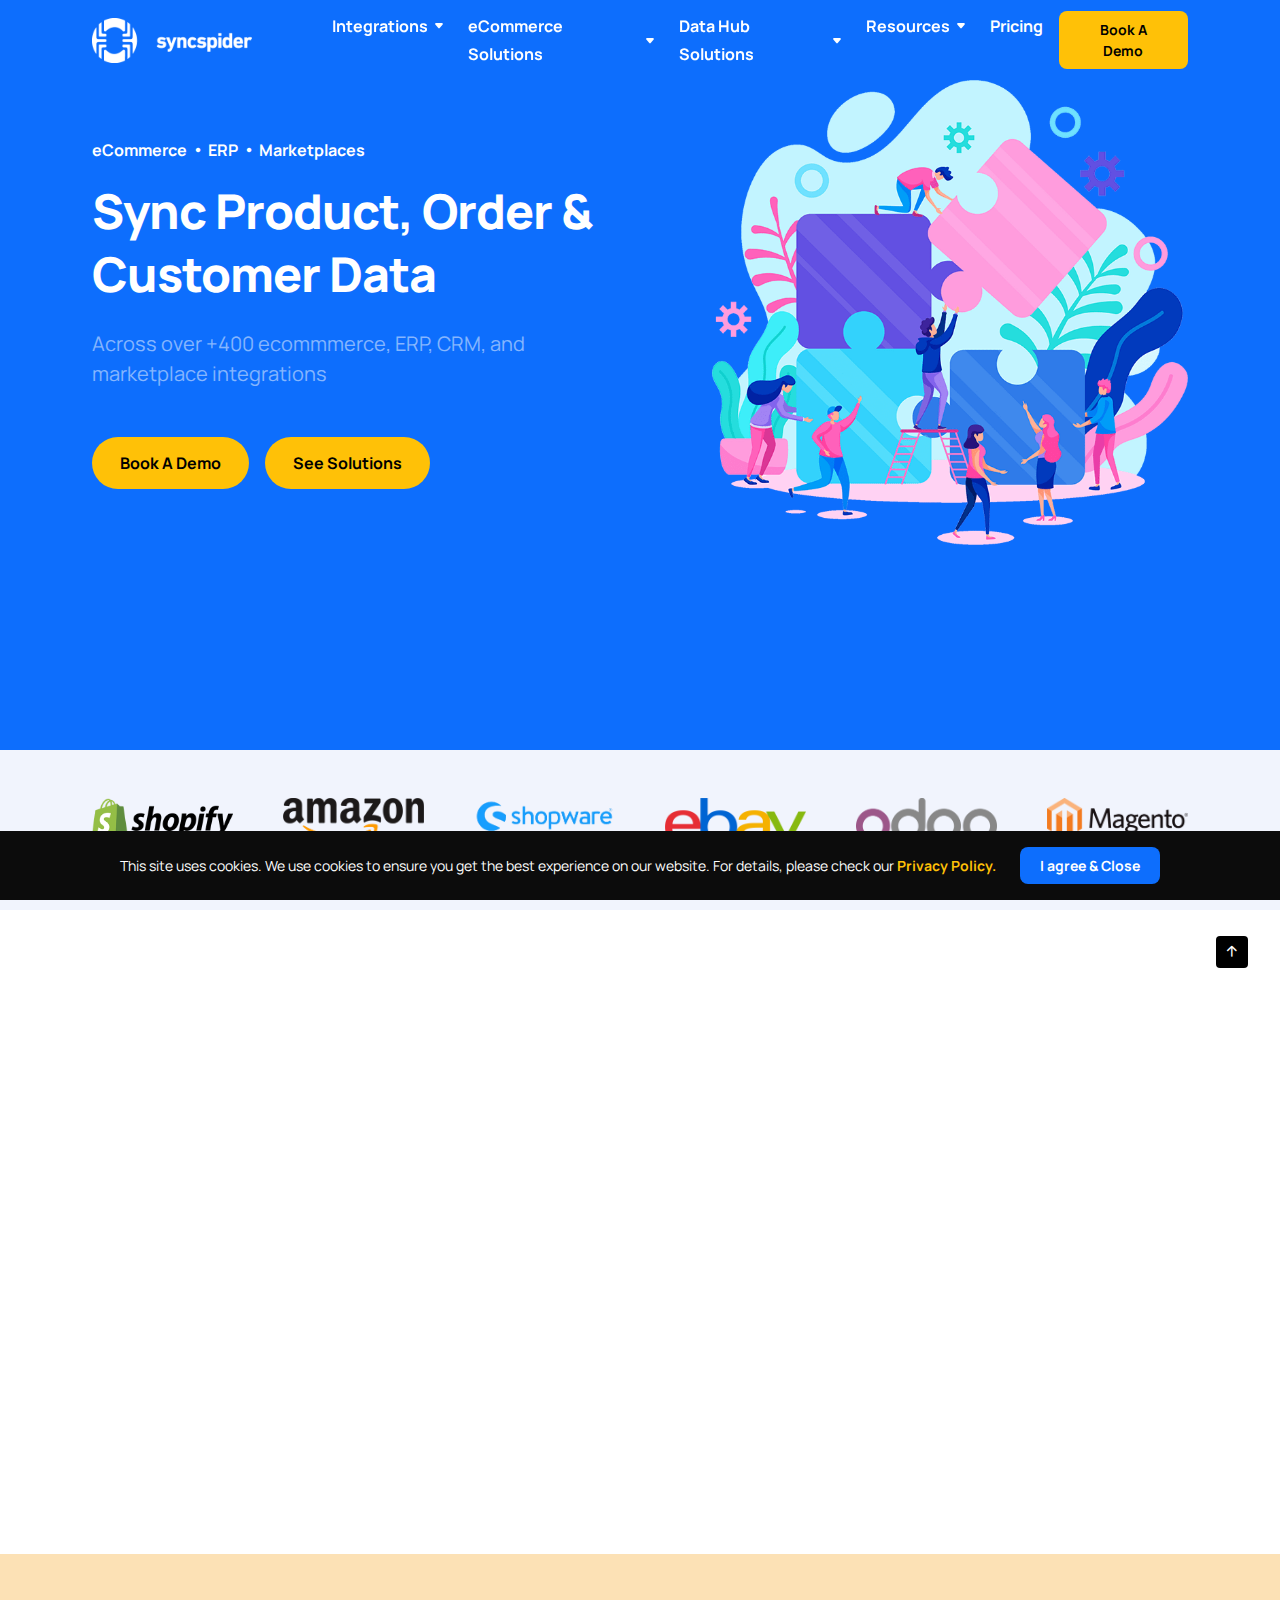
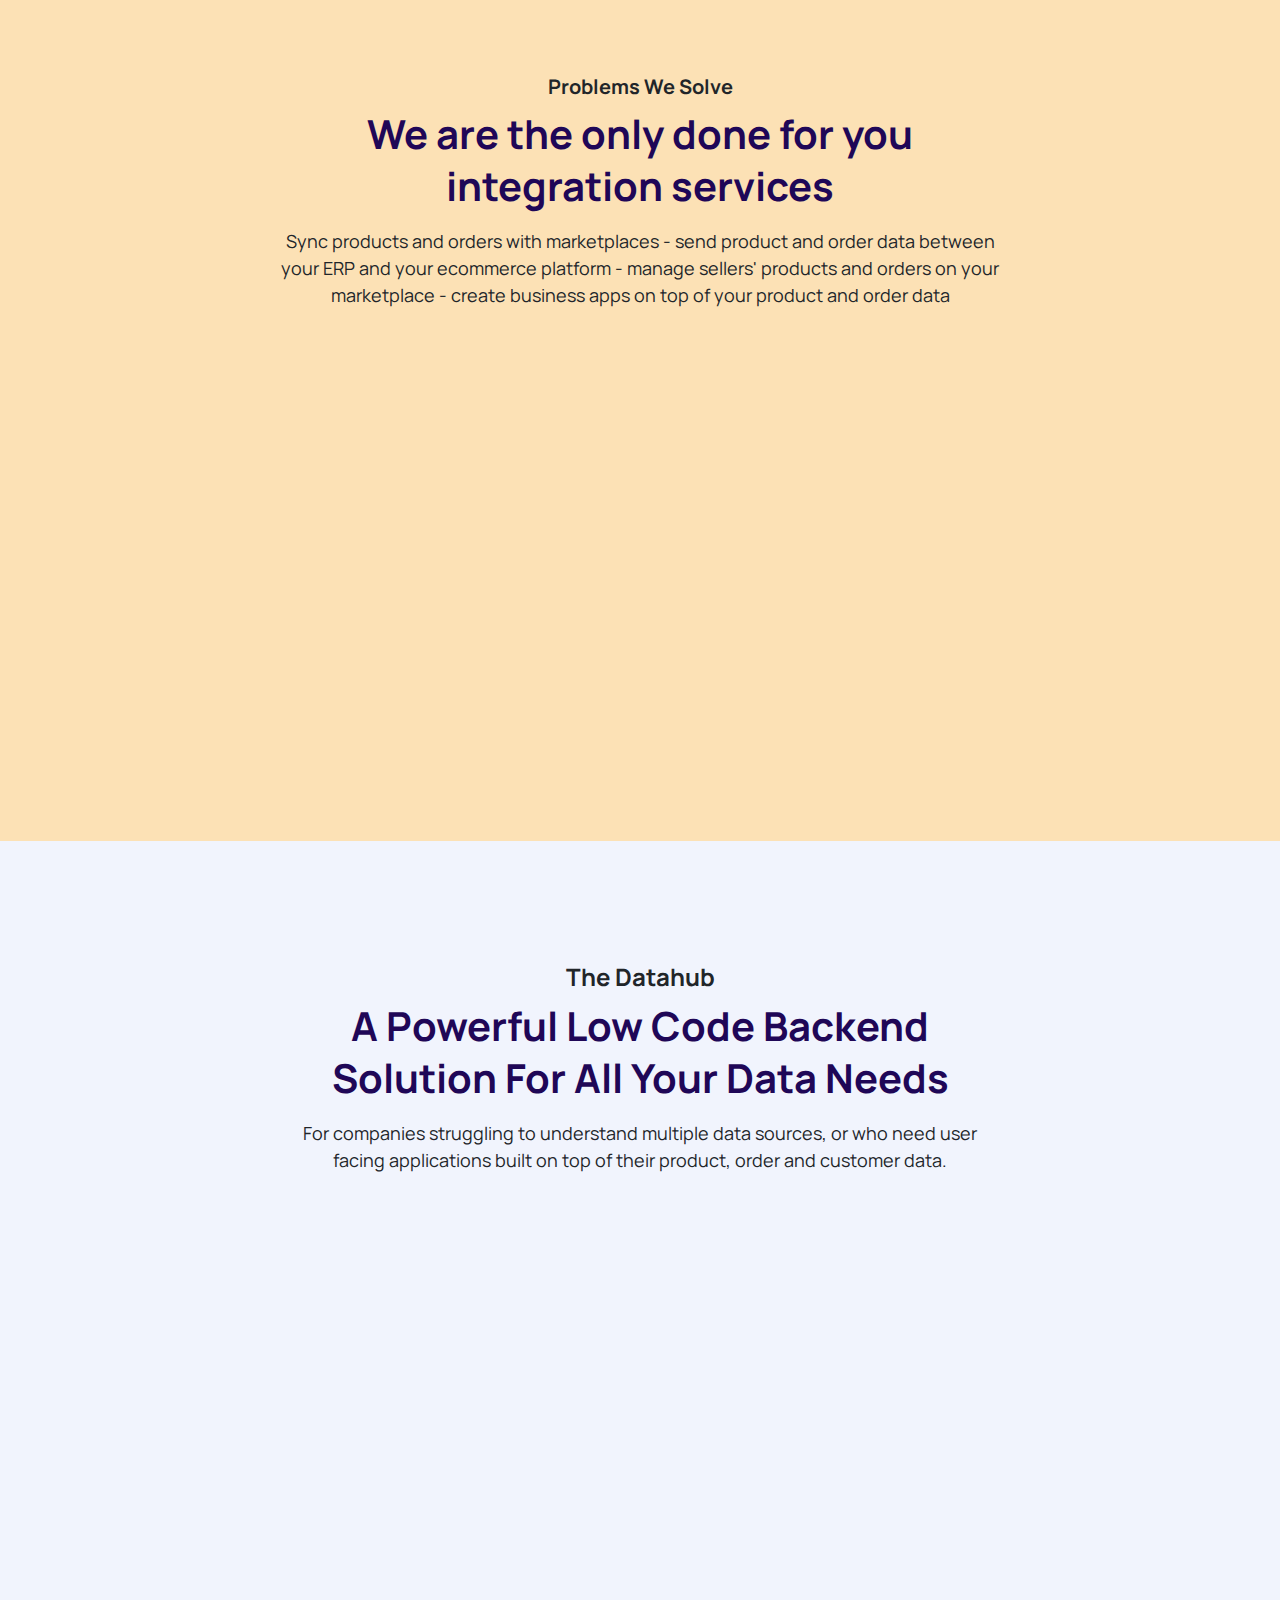
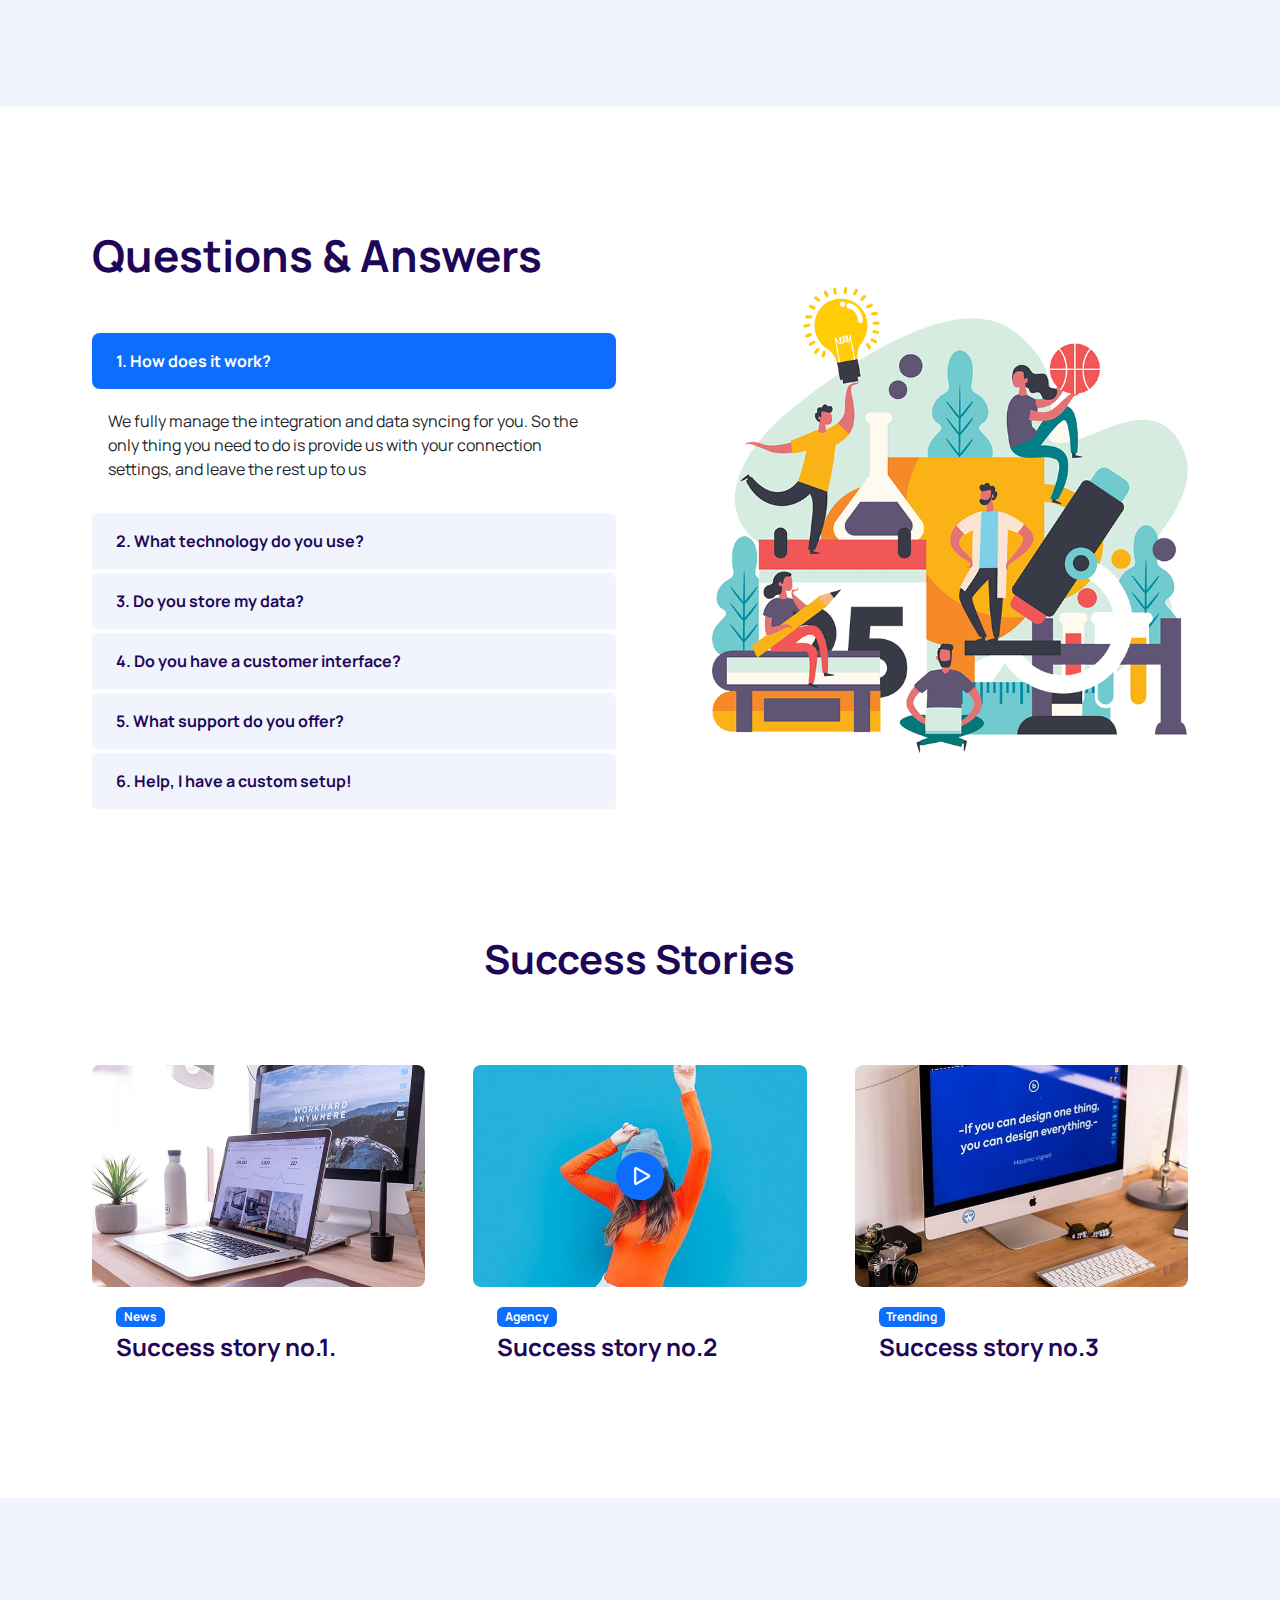
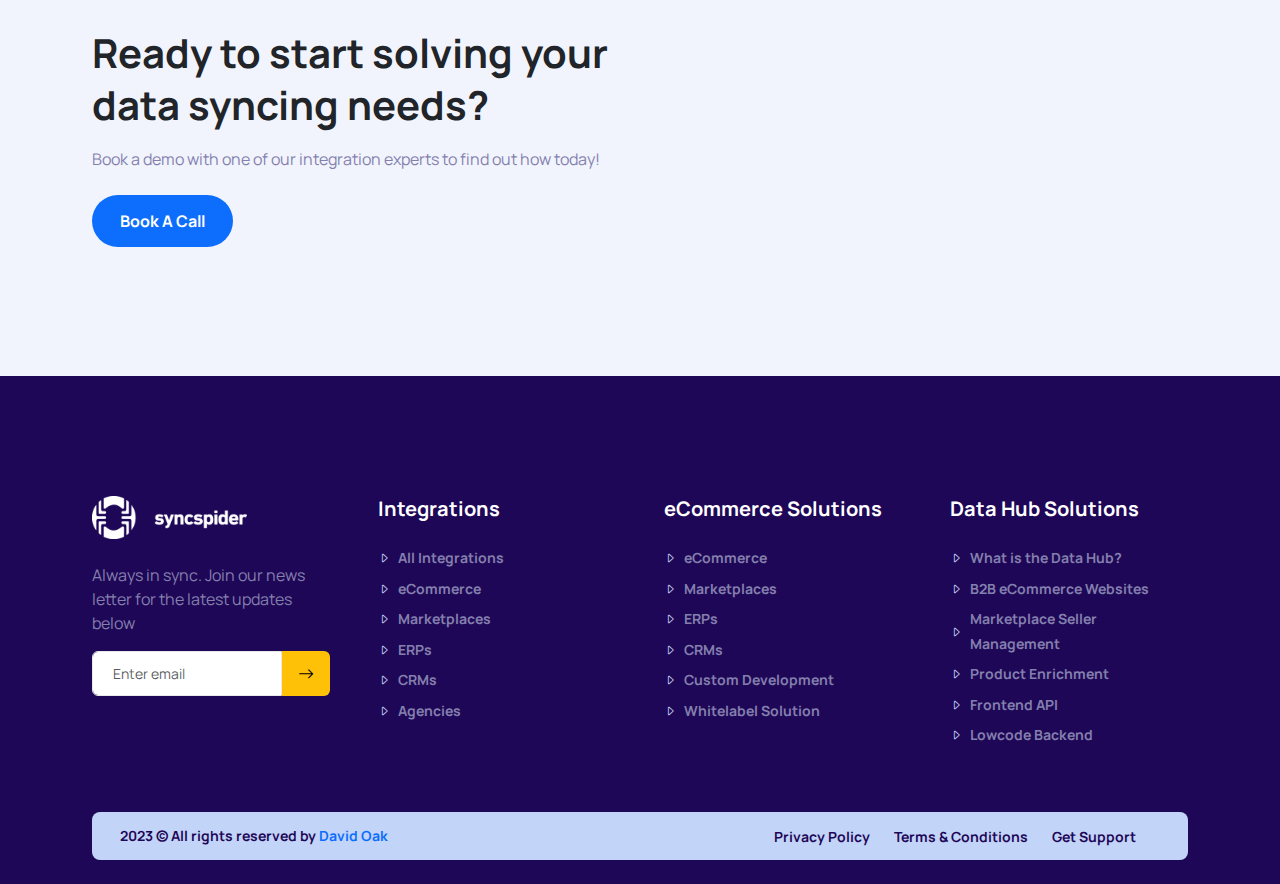
<file: index.html>
<!DOCTYPE html>
<html lang="en">
  <head>
    <meta charset="utf-8" />
    <meta name="viewport" content="width=device-width, initial-scale=1" />
    <meta name="description" content="SyncSpider - Always in sync" />
    <!-- Title-->
    <title>SyncSpider - Always in sync</title>
    <!-- Favicon-->
    <link
      rel="shortcut icon"
      href="img/core-img/favicon.ico"
      type="image/x-icon"
    />
    <!-- All CSS Stylesheet-->
    <link rel="stylesheet" href="css/all-css-libraries.css" />
    <!-- Core Stylesheet-->
    <link rel="stylesheet" href="style.css" />
  </head>
  <body>
    <!-- Preloader-->
    <div class="preloader" id="preloader">
      <div class="spinner-grow text-light" role="status">
        <span class="visually-hidden">Loading...</span>
      </div>
    </div>
    <!-- Header Area-->
    <div id="navbar-placeholder"></div>

    <script>
      function loadFooter() {
        var xhr = new XMLHttpRequest();
        xhr.onreadystatechange = function () {
          if (this.readyState == 4 && this.status == 200) {
            document.getElementById("footer-placeholder").innerHTML =
              this.responseText;
          }
        };
        xhr.open("GET", "components/footer.html", true);
        xhr.send();
      }

      function loadNavbar() {
        var xhr = new XMLHttpRequest();
        xhr.onreadystatechange = function () {
          if (this.readyState == 4 && this.status == 200) {
            document.getElementById("navbar-placeholder").innerHTML =
              this.responseText;
          }
        };
        xhr.open("GET", "components/navbar.html", true);
        xhr.send();
      }

      window.addEventListener("load", function () {
        loadFooter();
        loadNavbar();
      });
    </script>
    <!-- Welcome Area -->
    <div class="welcome-area hero3">
      <div class="welcome3-slide-wrap">
        <!-- Slide Item -->
        <div class="welcome3-slide-item bg-primary">
          <div class="container h-100">
            <div class="row g-lg-5 h-100 align-items-center">
              <div class="col-12 col-sm-10 col-md-6">
                <!-- Content -->
                <div class="welcome-content">
                  <ul
                    class="ps-0 mb-2 mb-lg-3 d-flex align-items-center wow fadeInUp"
                    data-wow-duration="1000ms"
                    data-wow-delay="100ms"
                  >
                    <li>eCommerce</li>
                    <li>ERP</li>
                    <li>Marketplaces</li>
                  </ul>
                  <h2
                    class="text-white wow fadeInUp"
                    data-wow-duration="1000ms"
                    data-wow-delay="300ms"
                  >
                    Sync Product, Order & Customer Data
                  </h2>
                  <p
                    class="mb-5 text-white-50 wow fadeInUp"
                    data-wow-duration="1000ms"
                    data-wow-delay="500ms"
                  >
                    Across over +400 ecommmerce, ERP, CRM, and marketplace
                    integrations
                  </p>
                  <div
                    class="btn-group-two wow fadeInUp"
                    data-wow-duration="1000ms"
                    data-wow-delay="700ms"
                  >
                    <a class="btn btn-warning rounded-pill me-3" href="#"
                      >Book A Demo</a
                    ><a class="btn btn-warning rounded-pill" href="#"
                      >See Solutions</a
                    >
                  </div>
                </div>
              </div>
              <div class="col-12 col-sm-8 col-md-6">
                <!-- Welcome Thumb -->
                <div
                  class="welcome-thumb ms-xl-5 wow fadeInUp"
                  data-wow-duration="1000ms"
                  data-wow-delay="300ms"
                >
                  <img src="img/illustrator/2.png" alt="" />
                </div>
              </div>
            </div>
          </div>
        </div>
        <!-- Slide Item -->
        <div class="welcome3-slide-item bg-primary">
          <div class="container h-100">
            <div class="row g-lg-5 h-100 align-items-center">
              <div class="col-12 col-sm-10 col-md-6">
                <!-- Content -->
                <div class="welcome-content">
                  <ul
                    class="ps-0 mb-2 mb-lg-3 d-flex align-items-center wow fadeInUp"
                    data-wow-duration="1000ms"
                    data-wow-delay="100ms"
                  >
                    <li>Powerful</li>
                    <li>Fully Managed</li>
                    <li>Integration Specialists</li>
                  </ul>
                  <h2
                    class="text-white wow fadeInUp"
                    data-wow-duration="1000ms"
                    data-wow-delay="300ms"
                  >
                    Fully Managed Integration Services
                  </h2>
                  <p
                    class="mb-5 text-white-50 wow fadeInUp"
                    data-wow-duration="1000ms"
                    data-wow-delay="500ms"
                  >
                    Tell us what you need, and leave the rest up to our team of
                    experienced integration speclialists
                  </p>
                  <div
                    class="btn-group-two wow fadeInUp"
                    data-wow-duration="1000ms"
                    data-wow-delay="700ms"
                  >
                    <a class="btn btn-warning rounded-pill me-3" href="#"
                      >Book A Demo</a
                    ><a class="btn btn-warning rounded-pill" href="#"
                      >See Solutions</a
                    >
                  </div>
                </div>
              </div>
              <div class="col-12 col-sm-8 col-md-6">
                <!-- Welcome Thumb -->
                <div
                  class="welcome-thumb ms-xl-5 wow fadeInUp"
                  data-wow-duration="1000ms"
                  data-wow-delay="300ms"
                >
                  <img src="img/illustrator/3.png" alt="" />
                </div>
              </div>
            </div>
          </div>
        </div>
      </div>
    </div>
    <!-- Partner Area-->
    <div class="partner-area py-5 bg-gray">
      <div class="container">
        <div class="row">
          <div class="col-12">
            <div class="partner-slides">
              <div>
                <div class="partner-logo">
                  <img src="img/partner-img/7.png" alt="" />
                </div>
              </div>
              <div>
                <div class="partner-logo">
                  <img src="img/partner-img/9.png" alt="" />
                </div>
              </div>
              <div>
                <div class="partner-logo">
                  <img src="img/partner-img/11.png" alt="" />
                </div>
              </div>
              <div>
                <div class="partner-logo">
                  <img src="img/partner-img/8.png" alt="" />
                </div>
              </div>
              <div>
                <div class="partner-logo">
                  <img src="img/partner-img/10.png" alt="" />
                </div>
              </div>
              <div>
                <div class="partner-logo">
                  <img src="img/partner-img/12.png" alt="" />
                </div>
              </div>
              <div>
                <div class="partner-logo">
                  <img src="img/partner-img/14.png" alt="" />
                </div>
              </div>
              <div>
                <div class="partner-logo">
                  <img src="img/partner-img/13.png" alt="" />
                </div>
              </div>
            </div>
          </div>
        </div>
      </div>
    </div>
    <div class="mb-120 d-block"></div>
    <!-- About Area-->
    <div class="about-area about4">
      <div class="container">
        <div class="row g-4 g-lg-5 align-items-center">
          <div class="col-12 col-md-7 col-lg-6">
            <div class="aboutUs-content">
              <div
                class="about-icon-wrapper bg-warning wow fadeInUp"
                data-wow-duration="1000ms"
                data-wow-delay="100ms"
              >
                <i class="bi bi-lightning-fill"></i>
              </div>
              <h2
                class="mb-4 wow fadeInUp"
                data-wow-duration="1000ms"
                data-wow-delay="300ms"
              >
                Send product, order and customer data to and from multiple
                sources
              </h2>
              <p
                class="wow fadeInUp"
                data-wow-duration="1000ms"
                data-wow-delay="500ms"
              >
                Integrate quickly into hundreds of different platforms. Enrich
                product data. Sell quickly on multiple marketplaces
              </p>
              <div
                class="d-flex align-items-center mt-5 wow fadeInUp"
                data-wow-duration="1000ms"
                data-wow-delay="700ms"
              >
                <div class="text-center me-4">
                  <h2 class="counter">451</h2>
                  <span class="fz-14 d-block">Integrations</span>
                </div>
                <div class="text-center me-4">
                  <h2 class="counter">750,000</h2>
                  <span class="fz-14 d-block">Active tasks</span>
                </div>
                <div class="text-center">
                  <h2 class="counter">35,700,000</h2>
                  <span class="fz-14 d-block">Data points sent per month</span>
                </div>
              </div>
            </div>
          </div>
          <div class="col-12 col-md-5 col-lg-6">
            <div
              class="aboutUs-thumbnail mt-4 mt-md-0 ms-xl-5 wow fadeInUp"
              data-wow-duration="1000ms"
              data-wow-delay="300ms"
            >
              <img class="w-100" src="img/illustrator/hero-8.png" alt="" /><a
                class="video-play-btn play-button"
                href="https://vimeo.com/888703630"
                ><i class="bi bi-play"></i><span class="video-sonar"></span
              ></a>
            </div>
          </div>
        </div>
      </div>
    </div>
    <div class="mb-120 d-block"></div>
    <!-- Features Area-->
    <div class="feature-area feature2 pt-120 pb-120">
      <div class="container">
        <div class="row justify-content-center">
          <div class="col-12 col-sm-9 col-lg-8">
            <div class="section-heading text-center">
              <h6 class="text-dark">Problems We Solve</h6>
              <h2>We are the only done for you integration services</h2>
              <p class="text-dark">
                Sync products and orders with marketplaces - send product and
                order data between your ERP and your ecommerce platform - manage
                sellers' products and orders on your marketplace - create
                business apps on top of your product and order data
              </p>
            </div>
          </div>
        </div>
      </div>
      <div class="container">
        <div class="row g-4 g-xxl-5">
          <div class="col-12 col-sm-6 col-lg-3">
            <div
              class="card feature2-card shadow-lg wow fadeInUp"
              data-wow-duration="1000ms"
              data-wow-delay="200ms"
            >
              <div class="card-body">
                <div class="feature-icon mb-4 text-primary">
                  <i class="bi bi-bootstrap-fill"></i>
                </div>
                <h5>Marketplaces</h5>
                <p>
                  List product and sync orders onthe world's most popular
                  marketplaces
                </p>
                <a class="btn btn-primary btn-minimal" href="#"
                  >Learn more...</a
                >
              </div>
            </div>
          </div>
          <div class="col-12 col-sm-6 col-lg-3">
            <div
              class="card feature2-card shadow-lg wow fadeInUp"
              data-wow-duration="1000ms"
              data-wow-delay="400ms"
            >
              <div class="card-body">
                <div class="feature-icon mb-4 text-warning">
                  <i class="bi bi-code-slash"></i>
                </div>
                <h5>eCommerce</h5>
                <p>
                  Connect your eCommerce stores to as many services as you need
                </p>
                <a class="btn btn-info btn-minimal" href="#">Learn more...</a>
              </div>
            </div>
          </div>
          <div class="col-12 col-sm-6 col-lg-3">
            <div
              class="card feature2-card shadow-lg wow fadeInUp"
              data-wow-duration="1000ms"
              data-wow-delay="600ms"
            >
              <div class="card-body">
                <div class="feature-icon mb-4 text-danger">
                  <i class="bi bi-bullseye"></i>
                </div>
                <h5>ERPs</h5>
                <p>
                  Syncspider connects ERPs with ecommerce stores, marketplaces
                  and more
                </p>
                <a class="btn btn-danger btn-minimal" href="#">Learn more...</a>
              </div>
            </div>
          </div>
          <div class="col-12 col-sm-6 col-lg-3">
            <div
              class="card feature2-card shadow-lg wow fadeInUp"
              data-wow-duration="1000ms"
              data-wow-delay="800ms"
            >
              <div class="card-body">
                <div class="feature-icon mb-4 text-info">
                  <i class="bi bi-braces"></i>
                </div>
                <h5>Agencies</h5>
                <p>We provide you with the tools you need to build solutions</p>
                <a class="btn btn-dark btn-minimal" href="#">Learn more...</a>
              </div>
            </div>
          </div>
        </div>
      </div>
    </div>

    <!-- Datahub Area-->
    <div class="saasbox-pricing-plan-area bg-gray pt-120 pb-120">
      <div class="container">
        <div class="row justify-content-center">
          <div class="col-12 col-sm-9 col-lg-8">
            <div class="section-heading text-center">
              <h4 class="text-dark">The Datahub</h4>
              <h2>
                A Powerful Low Code Backend Solution For All Your Data Needs
              </h2>
              <p class="text-dark">
                For companies struggling to understand multiple data sources, or
                who need user facing applications built on top of their product,
                order and customer data.
              </p>
            </div>
          </div>
        </div>
      </div>
      <div class="container">
        <div class="row g-4 g-xxl-5">
          <div class="col-12 col-sm-6 col-lg-3">
            <div
              class="card feature2-card shadow-lg wow fadeInUp"
              data-wow-duration="1000ms"
              data-wow-delay="200ms"
            >
              <div class="card-body">
                <div class="feature-icon mb-4 text-primary">
                  <i class="bi bi-bootstrap-fill"></i>
                </div>
                <h5>Frontend API</h5>
                <p>
                  Build business applications quickly on top of your product
                  data
                </p>
                <a class="btn btn-primary btn-minimal" href="#"
                  >Learn more...</a
                >
              </div>
            </div>
          </div>
          <div class="col-12 col-sm-6 col-lg-3">
            <div
              class="card feature2-card shadow-lg wow fadeInUp"
              data-wow-duration="1000ms"
              data-wow-delay="400ms"
            >
              <div class="card-body">
                <div class="feature-icon mb-4 text-warning">
                  <i class="bi bi-code-slash"></i>
                </div>
                <h5>Product Enrichment</h5>
                <p>Connect multiple data sources to enrich your product data</p>
                <a class="btn btn-info btn-minimal" href="#">Learn more...</a>
              </div>
            </div>
          </div>
          <div class="col-12 col-sm-6 col-lg-3">
            <div
              class="card feature2-card shadow-lg wow fadeInUp"
              data-wow-duration="1000ms"
              data-wow-delay="600ms"
            >
              <div class="card-body">
                <div class="feature-icon mb-4 text-danger">
                  <i class="bi bi-bullseye"></i>
                </div>
                <h5>Lowcode Backend</h5>
                <p>Quickly pull ERP and eCommerce data into a database</p>
                <a class="btn btn-danger btn-minimal" href="#">Learn more...</a>
              </div>
            </div>
          </div>
          <div class="col-12 col-sm-6 col-lg-3">
            <div
              class="card feature2-card shadow-lg wow fadeInUp"
              data-wow-duration="1000ms"
              data-wow-delay="800ms"
            >
              <div class="card-body">
                <div class="feature-icon mb-4 text-info">
                  <i class="bi bi-braces"></i>
                </div>
                <h5>Seller Management</h5>
                <p>We support seller management for your own marketplace</p>
                <a class="btn btn-dark btn-minimal" href="#">Learn more...</a>
              </div>
            </div>
          </div>
        </div>
      </div>
    </div>
    <div class="mb-120 d-block"></div>
    <!-- FAQ Area-->
    <div class="faq--area">
      <div class="container">
        <div class="row g-4 g-lg-5 align-items-center">
          <div class="col-12 col-md-7 col-lg-6">
            <div class="faq-content">
              <h2 class="mb-5">Questions &amp; Answers</h2>
              <div class="accordion faq--accordian" id="faqaccordian">
                <!-- Single FAQ -->
                <div class="card border-0">
                  <div class="card-header" id="headingOne">
                    <button
                      class="btn"
                      type="button"
                      data-bs-toggle="collapse"
                      data-bs-target="#collapseOne"
                      aria-expanded="true"
                      aria-controls="collapseOne"
                    >
                      1. How does it work?
                    </button>
                  </div>
                  <div
                    class="collapse show"
                    id="collapseOne"
                    aria-labelledby="headingOne"
                    data-bs-parent="#faqaccordian"
                  >
                    <div class="card-body">
                      <p>
                        We fully manage the integration and data syncing for
                        you. So the only thing you need to do is provide us with
                        your connection settings, and leave the rest up to us
                      </p>
                    </div>
                  </div>
                </div>
                <!-- Single FAQ -->
                <div class="card border-0">
                  <div class="card-header" id="headingTwo">
                    <button
                      class="btn collapsed"
                      type="button"
                      data-bs-toggle="collapse"
                      data-bs-target="#collapseTwo"
                      aria-expanded="true"
                      aria-controls="collapseTwo"
                    >
                      2. What technology do you use?
                    </button>
                  </div>
                  <div
                    class="collapse"
                    id="collapseTwo"
                    aria-labelledby="headingTwo"
                    data-bs-parent="#faqaccordian"
                  >
                    <div class="card-body">
                      <p>
                        We use a proprietary data syncing solution built and
                        owned by us. This gives us full control over how we can
                        handle data
                      </p>
                    </div>
                  </div>
                </div>
                <!-- Single FAQ -->
                <div class="card border-0">
                  <div class="card-header" id="headingThree">
                    <button
                      class="btn collapsed"
                      type="button"
                      data-bs-toggle="collapse"
                      data-bs-target="#collapseThree"
                      aria-expanded="true"
                      aria-controls="collapseThree"
                    >
                      3. Do you store my data?
                    </button>
                  </div>
                  <div
                    class="collapse"
                    id="collapseThree"
                    aria-labelledby="headingThree"
                    data-bs-parent="#faqaccordian"
                  >
                    <div class="card-body">
                      <p>
                        No, unless you are using the datahub solution. When
                        syncing data between platforms, we create a temporary
                        database to store the necessary information, which gets
                        destroyed after the syn has completed
                      </p>
                    </div>
                  </div>
                </div>
                <!-- Single FAQ -->
                <div class="card border-0">
                  <div class="card-header" id="headingFour">
                    <button
                      class="btn collapsed"
                      type="button"
                      data-bs-toggle="collapse"
                      data-bs-target="#collapseFour"
                      aria-expanded="true"
                      aria-controls="collapseFour"
                    >
                      4. Do you have a customer interface?
                    </button>
                  </div>
                  <div
                    class="collapse"
                    id="collapseFour"
                    aria-labelledby="headingFour"
                    data-bs-parent="#faqaccordian"
                  >
                    <div class="card-body">
                      <p>
                        All customers can access their individual Syncspider
                        account to see how we are transferring data if needed.
                      </p>
                    </div>
                  </div>
                </div>
                <!-- Single FAQ -->
                <div class="card border-0">
                  <div class="card-header" id="headingFive">
                    <button
                      class="btn collapsed"
                      type="button"
                      data-bs-toggle="collapse"
                      data-bs-target="#collapseFive"
                      aria-expanded="true"
                      aria-controls="collapseFive"
                    >
                      5. What support do you offer?
                    </button>
                  </div>
                  <div
                    class="collapse"
                    id="collapseFive"
                    aria-labelledby="headingFive"
                    data-bs-parent="#faqaccordian"
                  >
                    <div class="card-body">
                      <p>
                        All customers have a dedicated integration speclialist
                        who can help with any problems or issues
                      </p>
                    </div>
                  </div>
                </div>
                <!-- Single FAQ -->
                <div class="card border-0">
                  <div class="card-header" id="headingSix">
                    <button
                      class="btn collapsed"
                      type="button"
                      data-bs-toggle="collapse"
                      data-bs-target="#collapseSix"
                      aria-expanded="true"
                      aria-controls="collapseSix"
                    >
                      6. Help, I have a custom setup!
                    </button>
                  </div>
                  <div
                    class="collapse"
                    id="collapseSix"
                    aria-labelledby="headingSix"
                    data-bs-parent="#faqaccordian"
                  >
                    <div class="card-body">
                      <p>
                        Not a problem, Syncspider's technology has been
                        specifically setup to help solve platforms who "do
                        things differently"
                      </p>
                    </div>
                  </div>
                </div>
              </div>
            </div>
          </div>
          <div class="col-12 col-md-5 col-lg-6">
            <div class="faq--thumbnail ms-xl-5">
              <img src="img/illustrator/3.png" alt="" />
            </div>
          </div>
        </div>
      </div>
    </div>
    <div class="mb-120 d-block"></div>
    <!-- News Area-->
    <div class="saasbox-news-area news2">
      <div class="container">
        <div class="row justify-content-center">
          <div class="col-12 col-sm-9 col-lg-7 col-xxl-6">
            <div class="section-heading text-center">
              <h2>Success Stories</h2>
            </div>
          </div>
        </div>
      </div>
      <div class="container">
        <div class="row justify-content-center g-4 g-md-5 g-lg-4 g-xl-5">
          <!-- Blog Card -->
          <div class="col-12 col-sm-10 col-md-6 col-lg-4">
            <div class="card blog-card border-0">
              <a class="image-wrap d-block" href="blog-1.html"
                ><img src="img/bg-img/blog4.jpg" alt=""
              /></a>
              <div class="card-body px-4 pb-0">
                <a class="badge bg-primary text-white mb-1" href="blog-1.html"
                  >News</a
                ><a class="post-title d-block mb-3" href="blog-1.html"
                  >Success story no.1.</a
                >
              </div>
            </div>
          </div>
          <!-- Blog Card -->
          <div class="col-12 col-sm-10 col-md-6 col-lg-4">
            <div class="card blog-card border-0">
              <div class="image-wrap">
                <img src="img/bg-img/blog5.jpg" alt="" />
                <!-- Video-->
                <div class="video-play-btn"><i class="bi bi-play"></i></div>
              </div>
              <div class="card-body px-4 pb-0">
                <a class="badge bg-primary text-white mb-1" href="blog-1.html"
                  >Agency</a
                ><a class="post-title d-block mb-3" href="blog-1.html"
                  >Success story no.2</a
                >
              </div>
            </div>
          </div>
          <!-- Blog Card -->
          <div class="col-12 col-sm-10 col-md-6 col-lg-4">
            <div class="card blog-card border-0">
              <a class="image-wrap d-block" href="blog-1.html"
                ><img src="img/bg-img/blog6.jpg" alt=""
              /></a>
              <div class="card-body px-4 pb-0">
                <a class="badge bg-primary text-white mb-1" href="blog-1.html"
                  >Trending</a
                ><a class="post-title d-block mb-3" href="blog-1.html"
                  >Success story no.3</a
                >
              </div>
            </div>
          </div>
        </div>
      </div>
    </div>
    <div class="mb-120 d-block"></div>
    <!-- Cool Facts Area -->
    <div class="cta-area cta4 bg-gray pt-120 pb-120">
      <div class="container">
        <div class="row g-5 align-items-center justify-content-center">
          <div class="col-12 col-sm-9 col-md-6">
            <div class="cta-text">
              <h2 class="text-dark">
                Ready to start solving your data syncing needs?
              </h2>
              <p class="mb-4">
                Book a demo with one of our integration experts to find out how
                today!
              </p>
              <a class="btn btn-primary rounded-pill" href="#">Book A Call</a>
            </div>
          </div>
          <div class="col-12 col-sm-9 col-md-6">
            <div class="cta-thumb-group">
              <div class="row">
                <div
                  class="col-4 wow fadeInUp"
                  data-wow-duration="1000ms"
                  data-wow-delay="100ms"
                >
                  <img src="img/bg-img/5.jpg" alt="" />
                </div>
                <div
                  class="col-4 wow fadeInDown"
                  data-wow-duration="1000ms"
                  data-wow-delay="300ms"
                >
                  <img src="img/bg-img/13.jpg" alt="" />
                </div>
                <div
                  class="col-4 wow fadeInUp"
                  data-wow-duration="1000ms"
                  data-wow-delay="500ms"
                >
                  <img src="img/bg-img/14.jpg" alt="" />
                </div>
              </div>
            </div>
          </div>
        </div>
      </div>
    </div>
    <!-- Footer Start -->
    <!-- Footer Start -->
    <div id="footer-placeholder"></div>

    <script>
      function loadFooter() {
        var xhr = new XMLHttpRequest();
        xhr.onreadystatechange = function () {
          if (this.readyState == 4 && this.status == 200) {
            document.getElementById("footer-placeholder").innerHTML =
              this.responseText;
          }
        };
        xhr.open("GET", "components/footer.html", true);
        xhr.send();
      }

      window.onload = loadFooter;
    </script>

    <!-- Footer Start -->

    <!-- Footer End -->
    <!-- Scroll To Top -->
    <div id="scrollTopButton"><i class="bi bi-arrow-up-short"></i></div>
    <!-- Cookie Alert Area-->
    <div class="cookiealert">
      <p>
        This site uses cookies. We use cookies to ensure you get the best
        experience on our website. For details, please check our
        <a href="#" target="_blank"> Privacy Policy.</a>
      </p>
      <button
        class="btn btn-primary btn-sm acceptcookies"
        type="button"
        aria-label="Close"
      >
        I agree &amp; Close
      </button>
    </div>
    <!-- All JavaScript Files-->
    <script src="js/all-js-libraries.js"></script>
    <script src="js/active.js"></script>
  </body>
</html>
</file>
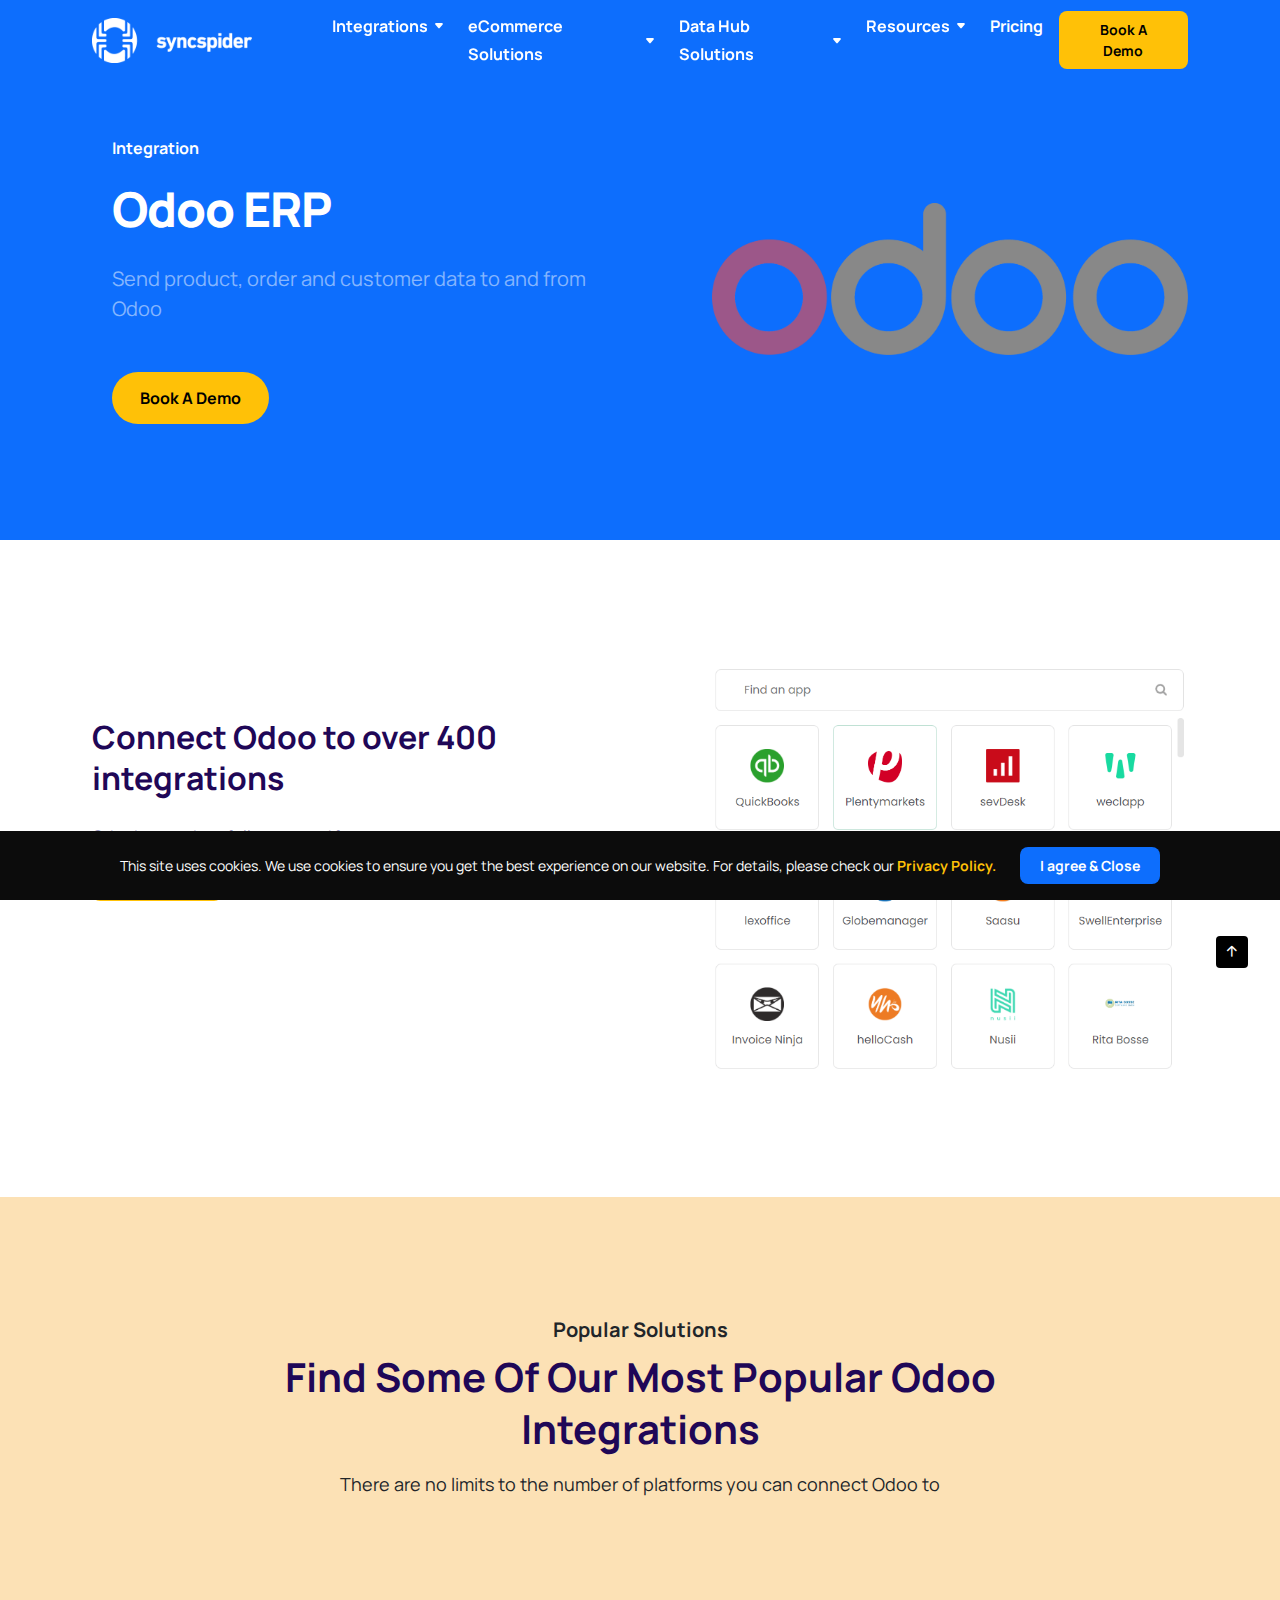
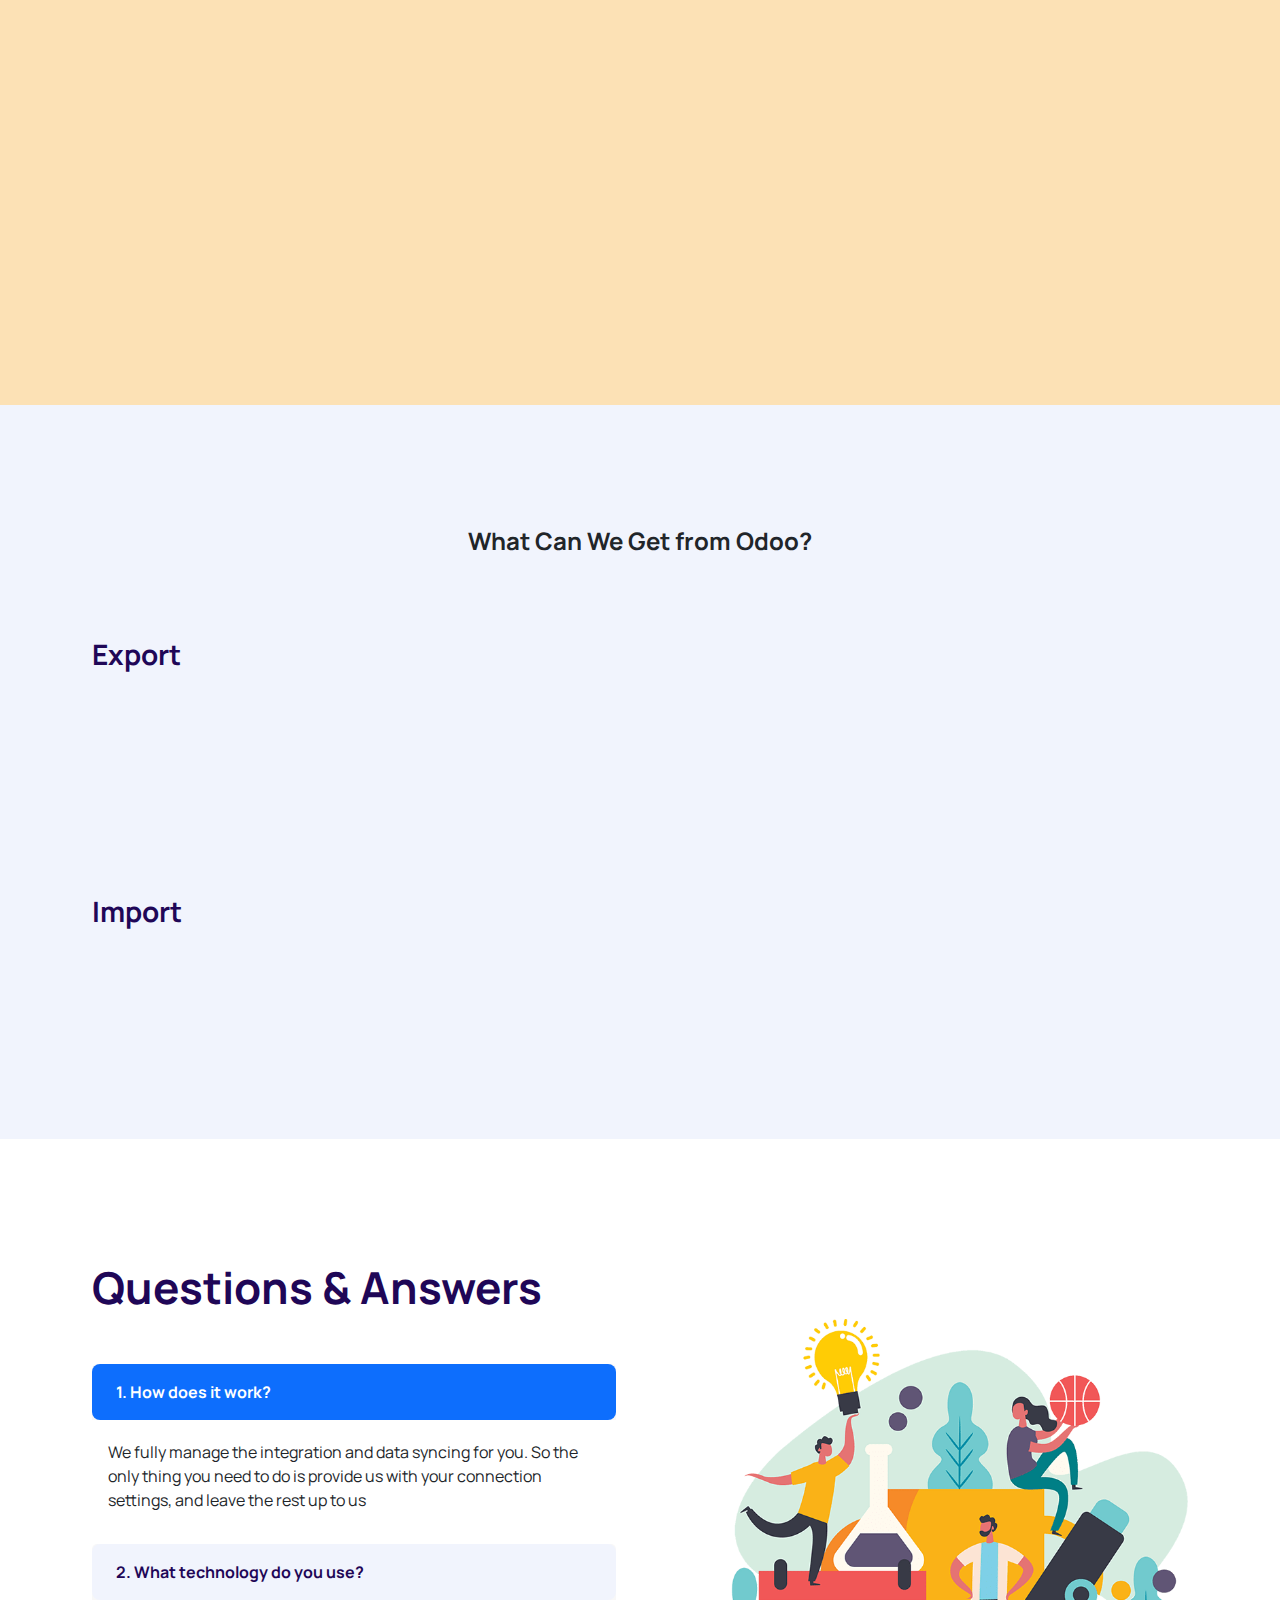
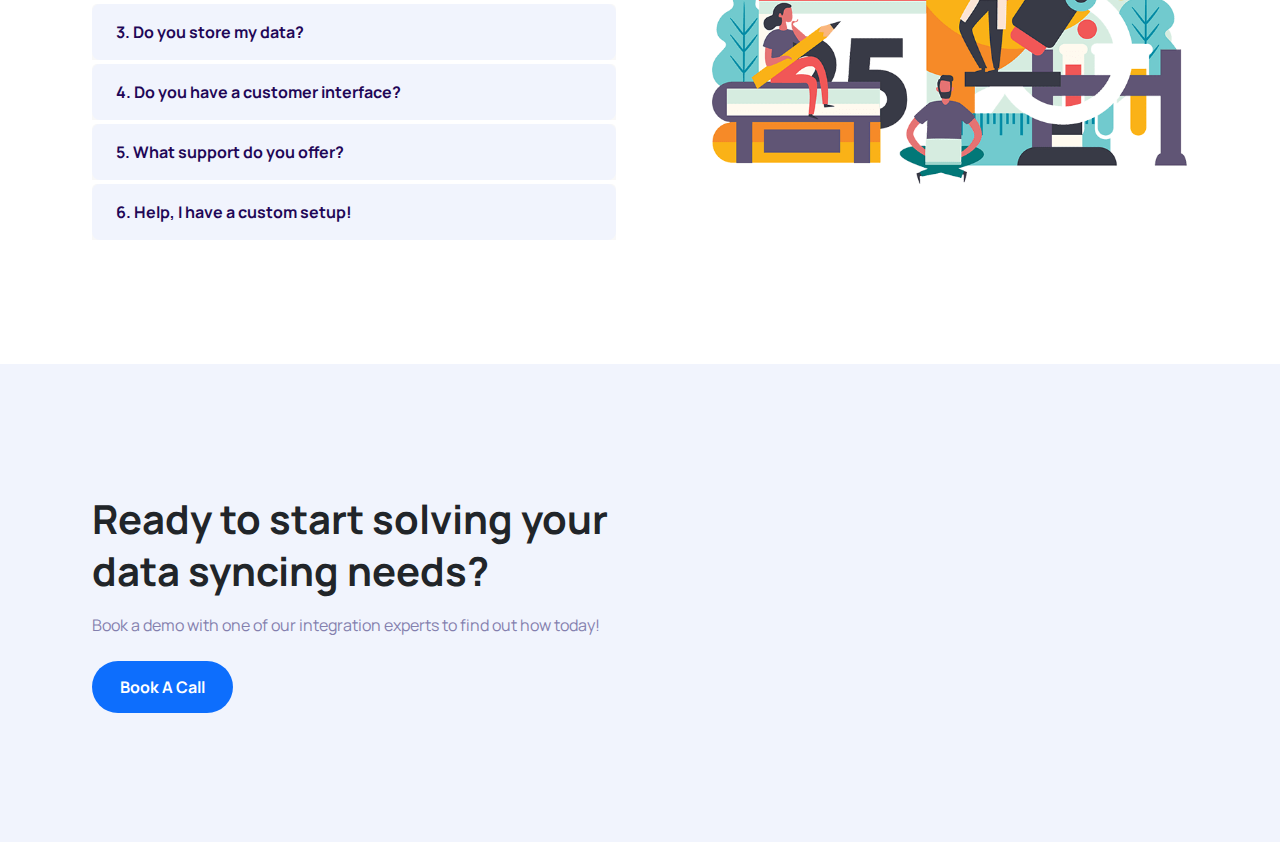
<file: integration-page.html>
<!DOCTYPE html>
<html lang="en">
  <head>
    <meta charset="utf-8" />
    <meta name="viewport" content="width=device-width, initial-scale=1" />
    <meta name="description" content="SyncSpider - Always in sync" />
    <!-- Title-->
    <title>SyncSpider - Always in sync</title>
    <!-- Favicon-->
    <link
      rel="shortcut icon"
      href="img/core-img/favicon.ico"
      type="image/x-icon"
    />
    <!-- All CSS Stylesheet-->
    <link rel="stylesheet" href="css/all-css-libraries.css" />
    <!-- Core Stylesheet-->
    <link rel="stylesheet" href="style.css" />
  </head>
  <body>
    <!-- Preloader-->
    <div class="preloader" id="preloader">
      <div class="spinner-grow text-light" role="status">
        <span class="visually-hidden">Loading...</span>
      </div>
    </div>
    <!-- Header Area-->
    <div id="navbar-placeholder"></div>

    <script>
      function loadNavbar() {
        var xhr = new XMLHttpRequest();
        xhr.onreadystatechange = function () {
          if (this.readyState == 4 && this.status == 200) {
            document.getElementById("navbar-placeholder").innerHTML =
              this.responseText;
          }
        };
        xhr.open("GET", "components/navbar.html", true);
        xhr.send();
      }

      window.onload = loadNavbar;
    </script>
    <!-- Welcome Area -->
    <div class="welcome-area hero3" style="height: 60vh; max-height: 60vh">
      <div
        class="welcome3-slide-wrap"
        style="padding-top: 10px; padding-bottom: 40px"
      >
        <!-- Slide Item -->
        <div
          class="welcome3-slide-item bg-primary"
          style="
            display: flex;
            align-items: center;
            justify-content: center;
            height: 100%;
          "
        >
          <div class="container h-100 pt-4 mb-4">
            <div class="row g-lg-5 h-100 align-items-center">
              <div class="col-12 col-sm-10 col-md-6">
                <!-- Content -->
                <div class="welcome-content" style="padding: 20px">
                  <ul
                    class="ps-0 mb-2 mb-lg-3 d-flex align-items-center wow fadeInUp"
                    data-wow-duration="1000ms"
                    data-wow-delay="100ms"
                  >
                    <li>Integration</li>
                  </ul>
                  <h2
                    class="text-white wow fadeInUp"
                    data-wow-duration="1000ms"
                    data-wow-delay="300ms"
                  >
                    Odoo ERP
                  </h2>
                  <p
                    class="mb-5 text-white-50 wow fadeInUp"
                    data-wow-duration="1000ms"
                    data-wow-delay="500ms"
                  >
                    Send product, order and customer data to and from Odoo
                  </p>
                  <div
                    class="btn-group-two wow fadeInUp"
                    data-wow-duration="1000ms"
                    data-wow-delay="700ms"
                  >
                    <a class="btn btn-warning rounded-pill me-3" href="#"
                      >Book A Demo</a
                    >
                  </div>
                </div>
              </div>
              <div class="col-12 col-sm-8 col-md-6">
                <!-- Welcome Thumb -->
                <div
                  class="welcome-thumb ms-xl-5 wow fadeInUp"
                  data-wow-duration="1000ms"
                  data-wow-delay="300ms"
                  style="max-height: 40vh"
                >
                  <img src="img/partner-img/10.png" alt="" />
                </div>
              </div>
            </div>
          </div>
        </div>
      </div>
    </div>

    <div class="mb-120 d-block"></div>
    <!-- About Area-->
    <div class="about-area about4">
      <div class="container">
        <div class="row g-4 g-lg-5 align-items-center">
          <div class="col-12 col-md-7 col-lg-6">
            <div class="aboutUs-content">
              <h2
                class="mb-4 wow fadeInUp"
                data-wow-duration="1000ms"
                data-wow-delay="300ms"
              >
                Connect Odoo to over 400 integrations
              </h2>
              <p
                class="wow fadeInUp"
                data-wow-duration="1000ms"
                data-wow-delay="500ms"
              >
                Odoo integrations fully managed for you
              </p>
              <a class="btn btn-warning btn-sm" href="#">Book A Demo</a>
              <div
                class="d-flex align-items-center mt-5 wow fadeInUp"
                data-wow-duration="1000ms"
                data-wow-delay="700ms"
              >
                <div class="text-center me-4">
                  <h2 class="counter">Orders</h2>
                  <span class="fz-14 d-block">Send & Receive</span>
                </div>
                <div class="text-center me-4">
                  <h2 class="counter">Products</h2>
                  <span class="fz-14 d-block">Send & Receive</span>
                </div>
                <div class="text-center">
                  <h2 class="counter">Customers</h2>
                  <span class="fz-14 d-block">Send & Receive</span>
                </div>
              </div>
            </div>
          </div>
          <div class="col-12 col-md-5 col-lg-6">
            <div
              class="aboutUs-thumbnail mt-4 mt-md-0 ms-xl-5 wow fadeInUp"
              data-wow-duration="1000ms"
              data-wow-delay="300ms"
            >
              <img
                class="w-100"
                src="img/partner-img/odoo-integrations.png"
                alt=""
              />
            </div>
          </div>
        </div>
      </div>
    </div>
    <div class="mb-120 d-block"></div>
    <!-- Features Area-->
    <div class="feature-area feature2 pt-120 pb-120">
      <div class="container">
        <div class="row justify-content-center">
          <div class="col-12 col-sm-9 col-lg-8">
            <div class="section-heading text-center">
              <h6 class="text-dark">Popular Solutions</h6>
              <h2>Find Some Of Our Most Popular Odoo Integrations</h2>
              <p class="text-dark">
                There are no limits to the number of platforms you can connect
                Odoo to
              </p>
            </div>
          </div>
        </div>
      </div>
      <div class="container">
        <div class="row g-4 g-xxl-5">
          <div class="col-12 col-sm-6 col-lg-3">
            <div
              class="card feature2-card shadow-lg wow fadeInUp"
              data-wow-duration="1000ms"
              data-wow-delay="200ms"
            >
              <div class="card-body">
                <div class="feature-icon mb-4 text-primary">
                  <i class="bi bi-bootstrap-fill"></i>
                </div>
                <h5>Marketplaces</h5>
                <p>
                  List product and sync orders onthe world's most popular
                  marketplaces
                </p>
                <a class="btn btn-primary btn-minimal" href="#">Book Demo...</a>
              </div>
            </div>
          </div>
          <div class="col-12 col-sm-6 col-lg-3">
            <div
              class="card feature2-card shadow-lg wow fadeInUp"
              data-wow-duration="1000ms"
              data-wow-delay="400ms"
            >
              <div class="card-body">
                <div class="feature-icon mb-4 text-warning">
                  <i class="bi bi-code-slash"></i>
                </div>
                <h5>Shopify</h5>
                <p>
                  Connect Odoo to your Shopify store. Sync products and orders
                </p>
                <a class="btn btn-info btn-minimal" href="#">Book Demo...</a>
              </div>
            </div>
          </div>
          <div class="col-12 col-sm-6 col-lg-3">
            <div
              class="card feature2-card shadow-lg wow fadeInUp"
              data-wow-duration="1000ms"
              data-wow-delay="600ms"
            >
              <div class="card-body">
                <div class="feature-icon mb-4 text-danger">
                  <i class="bi bi-bullseye"></i>
                </div>
                <h5>ShipStation</h5>
                <p>Send orders and order details to and from ShipStation</p>
                <a class="btn btn-danger btn-minimal" href="#">Book Demo...</a>
              </div>
            </div>
          </div>
          <div class="col-12 col-sm-6 col-lg-3">
            <div
              class="card feature2-card shadow-lg wow fadeInUp"
              data-wow-duration="1000ms"
              data-wow-delay="800ms"
            >
              <div class="card-body">
                <div class="feature-icon mb-4 text-info">
                  <i class="bi bi-braces"></i>
                </div>
                <h5>Seller Management</h5>
                <p>We support seller management for your own marketplace</p>
                <a class="btn btn-dark btn-minimal" href="#">Learn more...</a>
              </div>
            </div>
          </div>
        </div>
      </div>
    </div>

    <!-- Datahub Area-->
    <div class="saasbox-pricing-plan-area bg-gray pt-120 pb-120">
      <div class="container">
        <div class="row justify-content-center">
          <div class="col-12 col-sm-9 col-lg-8">
            <div class="section-heading text-center">
              <h4 class="text-dark">What Can We Get from Odoo?</h4>
            </div>
          </div>
        </div>
      </div>
      <div class="container">
        <div class="row g-4 g-xxl-5">
          <h3>Export</h3>
          <div class="col-12 col-sm-6 col-lg-3">
            <div
              class="card feature2-card shadow-lg wow fadeInUp"
              data-wow-duration="1000ms"
              data-wow-delay="200ms"
            >
              <div class="card-body text-center p-3">
                <h5 class="mb-0">Products</h5>
              </div>
            </div>
          </div>
          <div class="col-12 col-sm-6 col-lg-3">
            <div
              class="card feature2-card shadow-lg wow fadeInUp"
              data-wow-duration="1000ms"
              data-wow-delay="200ms"
            >
              <div class="card-body text-center p-3">
                <h5 class="mb-0">Partners</h5>
              </div>
            </div>
          </div>
          <div class="col-12 col-sm-6 col-lg-3">
            <div
              class="card feature2-card shadow-lg wow fadeInUp"
              data-wow-duration="1000ms"
              data-wow-delay="200ms"
            >
              <div class="card-body text-center p-3">
                <h5 class="mb-0">Sale Orders</h5>
              </div>
            </div>
          </div>
          <div class="col-12 col-sm-6 col-lg-3">
            <div
              class="card feature2-card shadow-lg wow fadeInUp"
              data-wow-duration="1000ms"
              data-wow-delay="200ms"
            >
              <div class="card-body text-center p-3">
                <h5 class="mb-0">POS Orders</h5>
              </div>
            </div>
          </div>
          <div class="col-12 col-sm-6 col-lg-3">
            <div
              class="card feature2-card shadow-lg wow fadeInUp"
              data-wow-duration="1000ms"
              data-wow-delay="200ms"
            >
              <div class="card-body text-center p-3">
                <h5 class="mb-0">Procurement Orders</h5>
              </div>
            </div>
          </div>
        </div>
        <div class="row g-4 g-xxl-5 pt-4">
          <h3 class="pt-4">Import</h3>
          <div class="col-12 col-sm-6 col-lg-3">
            <div
              class="card feature2-card shadow-lg wow fadeInUp"
              data-wow-duration="1000ms"
              data-wow-delay="200ms"
            >
              <div class="card-body text-center p-3">
                <h5 class="mb-0">Products</h5>
              </div>
            </div>
          </div>
          <div class="col-12 col-sm-6 col-lg-3">
            <div
              class="card feature2-card shadow-lg wow fadeInUp"
              data-wow-duration="1000ms"
              data-wow-delay="200ms"
            >
              <div class="card-body text-center p-3">
                <h5 class="mb-0">Orders</h5>
              </div>
            </div>
          </div>
          <div class="col-12 col-sm-6 col-lg-3">
            <div
              class="card feature2-card shadow-lg wow fadeInUp"
              data-wow-duration="1000ms"
              data-wow-delay="200ms"
            >
              <div class="card-body text-center p-3">
                <h5 class="mb-0">Partners</h5>
              </div>
            </div>
          </div>
        </div>
      </div>
    </div>
    <div class="mb-120 d-block"></div>
    <!-- FAQ Area-->
    <div class="faq--area">
      <div class="container">
        <div class="row g-4 g-lg-5 align-items-center">
          <div class="col-12 col-md-7 col-lg-6">
            <div class="faq-content">
              <h2 class="mb-5">Questions &amp; Answers</h2>
              <div class="accordion faq--accordian" id="faqaccordian">
                <!-- Single FAQ -->
                <div class="card border-0">
                  <div class="card-header" id="headingOne">
                    <button
                      class="btn"
                      type="button"
                      data-bs-toggle="collapse"
                      data-bs-target="#collapseOne"
                      aria-expanded="true"
                      aria-controls="collapseOne"
                    >
                      1. How does it work?
                    </button>
                  </div>
                  <div
                    class="collapse show"
                    id="collapseOne"
                    aria-labelledby="headingOne"
                    data-bs-parent="#faqaccordian"
                  >
                    <div class="card-body">
                      <p>
                        We fully manage the integration and data syncing for
                        you. So the only thing you need to do is provide us with
                        your connection settings, and leave the rest up to us
                      </p>
                    </div>
                  </div>
                </div>
                <!-- Single FAQ -->
                <div class="card border-0">
                  <div class="card-header" id="headingTwo">
                    <button
                      class="btn collapsed"
                      type="button"
                      data-bs-toggle="collapse"
                      data-bs-target="#collapseTwo"
                      aria-expanded="true"
                      aria-controls="collapseTwo"
                    >
                      2. What technology do you use?
                    </button>
                  </div>
                  <div
                    class="collapse"
                    id="collapseTwo"
                    aria-labelledby="headingTwo"
                    data-bs-parent="#faqaccordian"
                  >
                    <div class="card-body">
                      <p>
                        We use a proprietary data syncing solution built and
                        owned by us. This gives us full control over how we can
                        handle data
                      </p>
                    </div>
                  </div>
                </div>
                <!-- Single FAQ -->
                <div class="card border-0">
                  <div class="card-header" id="headingThree">
                    <button
                      class="btn collapsed"
                      type="button"
                      data-bs-toggle="collapse"
                      data-bs-target="#collapseThree"
                      aria-expanded="true"
                      aria-controls="collapseThree"
                    >
                      3. Do you store my data?
                    </button>
                  </div>
                  <div
                    class="collapse"
                    id="collapseThree"
                    aria-labelledby="headingThree"
                    data-bs-parent="#faqaccordian"
                  >
                    <div class="card-body">
                      <p>
                        No, unless you are using the datahub solution. When
                        syncing data between platforms, we create a temporary
                        database to store the necessary information, which gets
                        destroyed after the syn has completed
                      </p>
                    </div>
                  </div>
                </div>
                <!-- Single FAQ -->
                <div class="card border-0">
                  <div class="card-header" id="headingFour">
                    <button
                      class="btn collapsed"
                      type="button"
                      data-bs-toggle="collapse"
                      data-bs-target="#collapseFour"
                      aria-expanded="true"
                      aria-controls="collapseFour"
                    >
                      4. Do you have a customer interface?
                    </button>
                  </div>
                  <div
                    class="collapse"
                    id="collapseFour"
                    aria-labelledby="headingFour"
                    data-bs-parent="#faqaccordian"
                  >
                    <div class="card-body">
                      <p>
                        All customers can access their individual Syncspider
                        account to see how we are transferring data if needed.
                      </p>
                    </div>
                  </div>
                </div>
                <!-- Single FAQ -->
                <div class="card border-0">
                  <div class="card-header" id="headingFive">
                    <button
                      class="btn collapsed"
                      type="button"
                      data-bs-toggle="collapse"
                      data-bs-target="#collapseFive"
                      aria-expanded="true"
                      aria-controls="collapseFive"
                    >
                      5. What support do you offer?
                    </button>
                  </div>
                  <div
                    class="collapse"
                    id="collapseFive"
                    aria-labelledby="headingFive"
                    data-bs-parent="#faqaccordian"
                  >
                    <div class="card-body">
                      <p>
                        All customers have a dedicated integration speclialist
                        who can help with any problems or issues
                      </p>
                    </div>
                  </div>
                </div>
                <!-- Single FAQ -->
                <div class="card border-0">
                  <div class="card-header" id="headingSix">
                    <button
                      class="btn collapsed"
                      type="button"
                      data-bs-toggle="collapse"
                      data-bs-target="#collapseSix"
                      aria-expanded="true"
                      aria-controls="collapseSix"
                    >
                      6. Help, I have a custom setup!
                    </button>
                  </div>
                  <div
                    class="collapse"
                    id="collapseSix"
                    aria-labelledby="headingSix"
                    data-bs-parent="#faqaccordian"
                  >
                    <div class="card-body">
                      <p>
                        Not a problem, Syncspider's technology has been
                        specifically setup to help solve platforms who "do
                        things differently"
                      </p>
                    </div>
                  </div>
                </div>
              </div>
            </div>
          </div>
          <div class="col-12 col-md-5 col-lg-6">
            <div class="faq--thumbnail ms-xl-5">
              <img src="img/illustrator/3.png" alt="" />
            </div>
          </div>
        </div>
      </div>
    </div>
    <div class="mb-120 d-block"></div>
    <div class="mb-120 d-block"></div>
    <!-- Cool Facts Area -->
    <div class="cta-area cta4 bg-gray pt-120 pb-120">
      <div class="container">
        <div class="row g-5 align-items-center justify-content-center">
          <div class="col-12 col-sm-9 col-md-6">
            <div class="cta-text">
              <h2 class="text-dark">
                Ready to start solving your data syncing needs?
              </h2>
              <p class="mb-4">
                Book a demo with one of our integration experts to find out how
                today!
              </p>
              <a class="btn btn-primary rounded-pill" href="#">Book A Call</a>
            </div>
          </div>
          <div class="col-12 col-sm-9 col-md-6">
            <div class="cta-thumb-group">
              <div class="row">
                <div
                  class="col-4 wow fadeInUp"
                  data-wow-duration="1000ms"
                  data-wow-delay="100ms"
                >
                  <img src="img/bg-img/5.jpg" alt="" />
                </div>
                <div
                  class="col-4 wow fadeInDown"
                  data-wow-duration="1000ms"
                  data-wow-delay="300ms"
                >
                  <img src="img/bg-img/13.jpg" alt="" />
                </div>
                <div
                  class="col-4 wow fadeInUp"
                  data-wow-duration="1000ms"
                  data-wow-delay="500ms"
                >
                  <img src="img/bg-img/14.jpg" alt="" />
                </div>
              </div>
            </div>
          </div>
        </div>
      </div>
    </div>
    <!-- Footer Area-->
    <!-- Header Area-->
    <div id="navbar-footer"></div>

    <script>
      function loadFooter() {
        var xhr = new XMLHttpRequest();
        xhr.onreadystatechange = function () {
          if (this.readyState == 4 && this.status == 200) {
            document.getElementById("footer-placeholder").innerHTML =
              this.responseText;
          }
        };
        xhr.open("GET", "components/footer.html", true);
        xhr.send();
      }

      function loadNavbar() {
        var xhr = new XMLHttpRequest();
        xhr.onreadystatechange = function () {
          if (this.readyState == 4 && this.status == 200) {
            document.getElementById("navbar-placeholder").innerHTML =
              this.responseText;
          }
        };
        xhr.open("GET", "components/navbar.html", true);
        xhr.send();
      }

      window.addEventListener("load", function () {
        loadFooter();
        loadNavbar();
      });
    </script>
    <!-- Scroll To Top -->
    <div id="scrollTopButton"><i class="bi bi-arrow-up-short"></i></div>
    <!-- Cookie Alert Area-->
    <div class="cookiealert">
      <p>
        This site uses cookies. We use cookies to ensure you get the best
        experience on our website. For details, please check our
        <a href="#" target="_blank"> Privacy Policy.</a>
      </p>
      <button
        class="btn btn-primary btn-sm acceptcookies"
        type="button"
        aria-label="Close"
      >
        I agree &amp; Close
      </button>
    </div>
    <!-- All JavaScript Files-->
    <script src="js/all-js-libraries.js"></script>
    <script src="js/active.js"></script>
  </body>
</html>
</file>
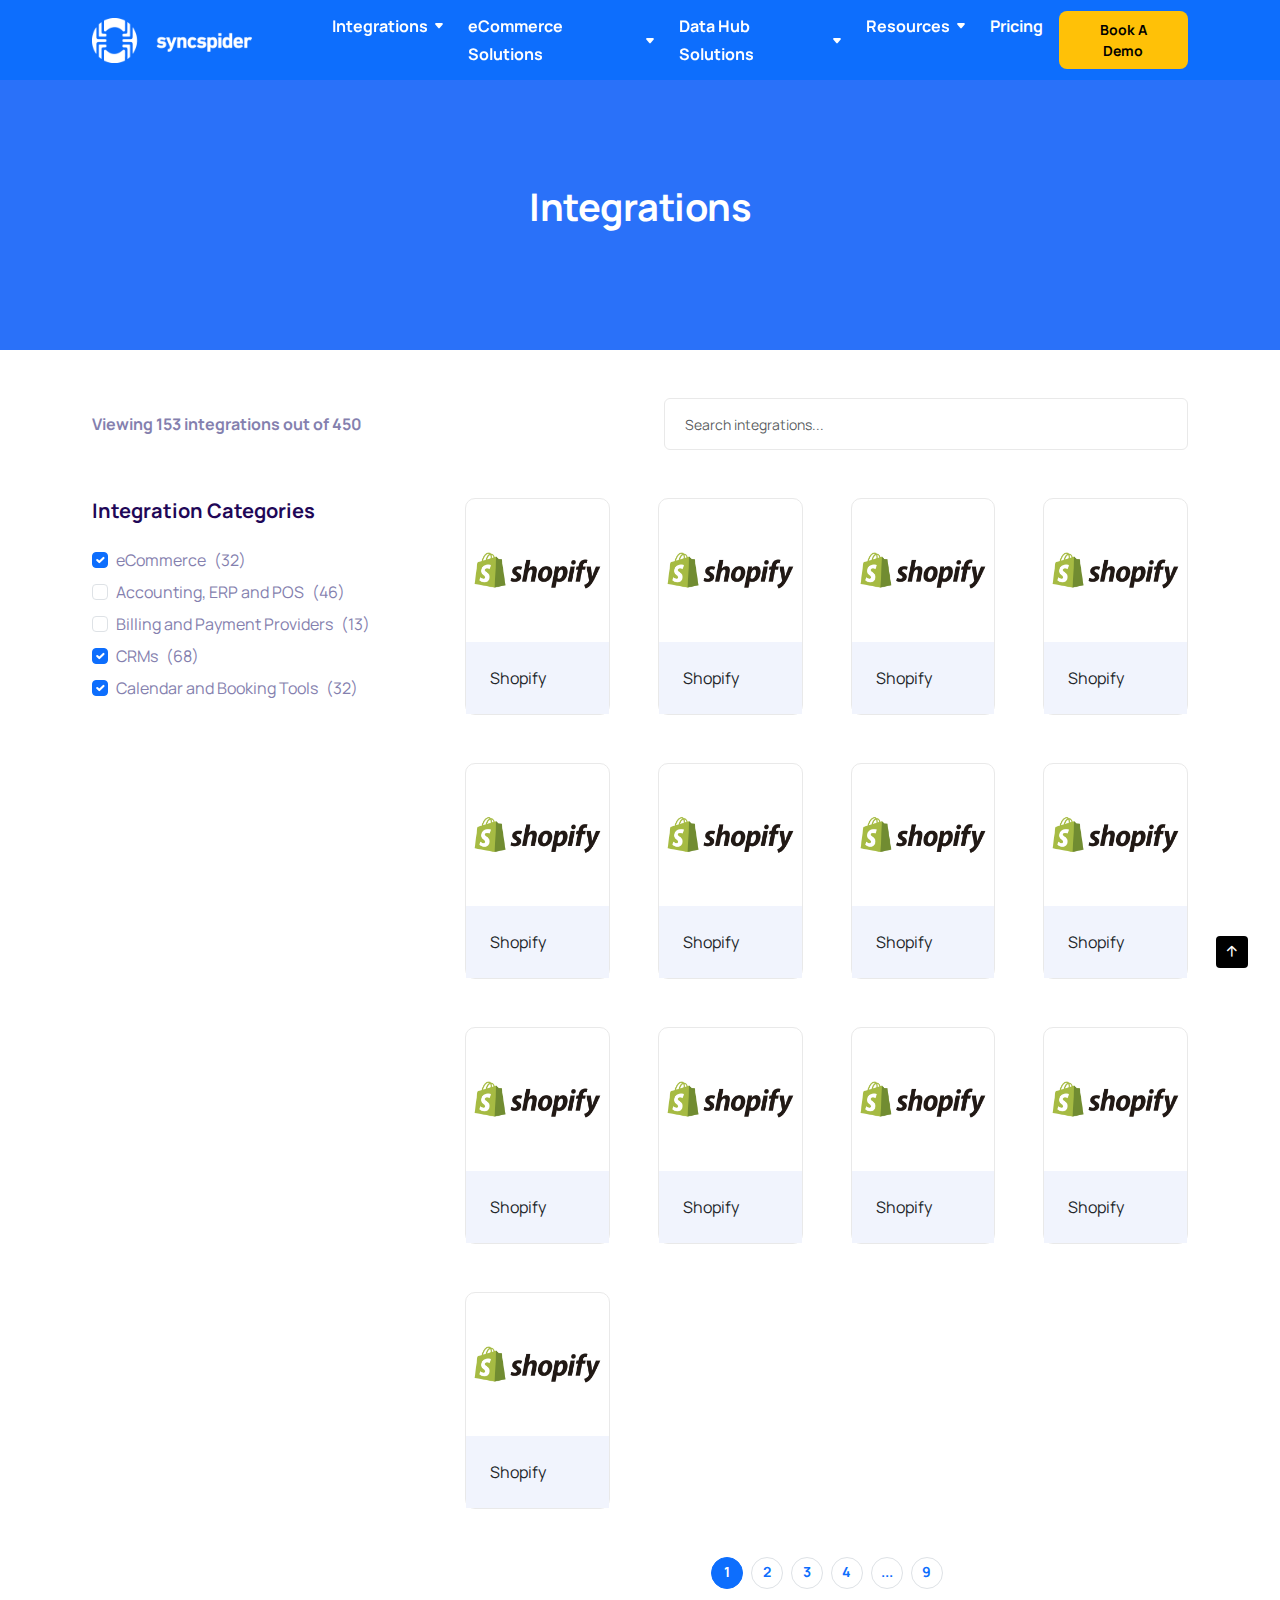
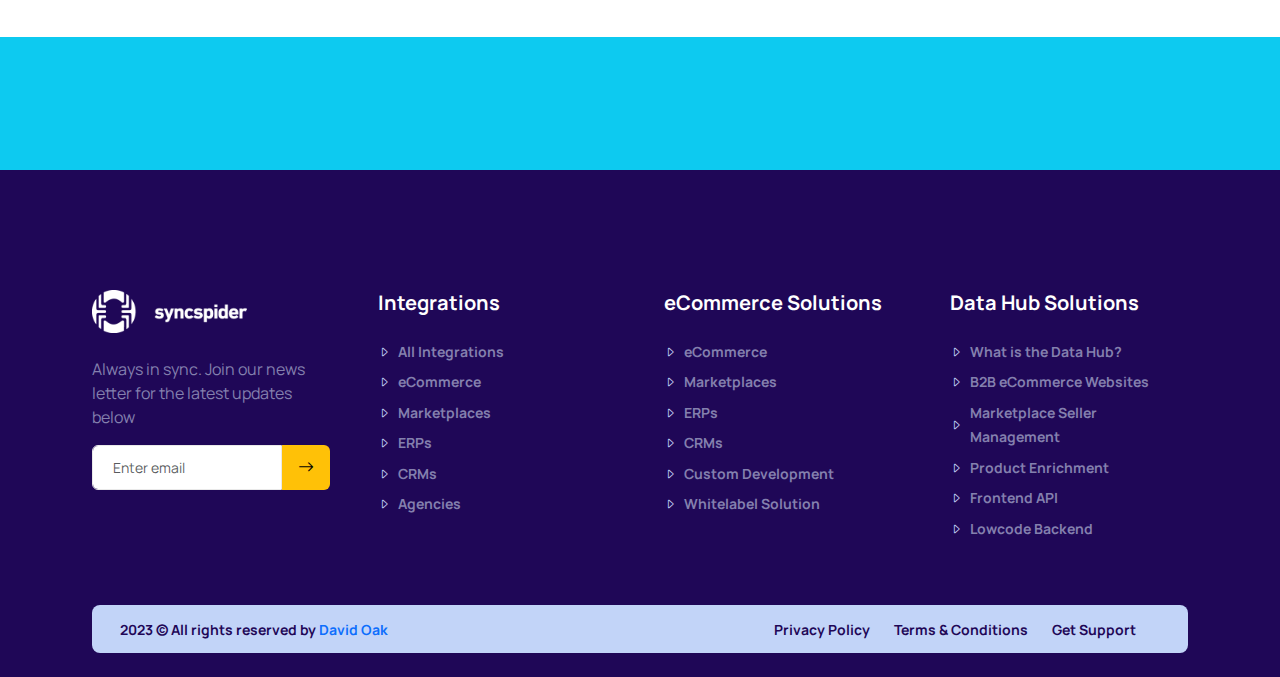
<file: integrations.html>
<!DOCTYPE html>
<html lang="en">

  <head>
    <meta charset="utf-8" />
    <meta name="viewport" content="width=device-width, initial-scale=1" />
    <meta
      name="description"
      content="SyncSpider - Always in Sync"
    />
    <!-- Title-->
    <title>SyncSpider - Always in Sync</title>
    <!-- Favicon-->
    <link
      rel="shortcut icon"
      href="img/core-img/favicon.ico"
      type="image/x-icon"
    />
    <!-- All CSS Stylesheet-->
    <link rel="stylesheet" href="css/all-css-libraries.css" />
    <!-- Core Stylesheet-->
    <link rel="stylesheet" href="style.css" />
  </head>
  <body>
    <!-- Preloader-->
    <div class="preloader" id="preloader">
      <div class="spinner-grow text-light" role="status">
        <span class="visually-hidden">Loading...</span>
      </div>
    </div>
    <!-- Header Area-->
    <!-- Header Area-->
    <div id="navbar-placeholder"></div>

    <script>
      function loadNavbar() {
        var xhr = new XMLHttpRequest();
        xhr.onreadystatechange = function () {
          if (this.readyState == 4 && this.status == 200) {
            document.getElementById("navbar-placeholder").innerHTML =
              this.responseText;
          }
        };
        xhr.open("GET", "components/navbar.html", true);
        xhr.send();
      }

      window.onload = loadNavbar;
    </script>

    <!-- Breadcrumb Area-->
    <div class="breadcrumb-wrapper breadcrumb-bg-light">
      <div class="container h-100">
        <div class="row h-100 align-items-center">
          <div class="col-12">
            <div class="breadcrumb-content">
              <h2 class="breadcrumb-title">Integrations</h2>
            </div>
          </div>
        </div>
      </div>
    </div>

    <!-- Shop Meta-->
    <div class="shop-meta mb-5 mt-5">
      <div class="container">
        <div class="row g-4 g-lg-5 align-items-center">
          <div class="col-12 col-sm-6">
            <!-- Total Product View -->
            <div class="total-product-view fw-bold">
              Viewing <span class="counter">450</span> integrations out of
              <span>450</span>
            </div>
          </div>
          <div class="col-12 col-sm-6">
            <!-- Search Bar -->
            <div class="input-group">
              <input
                type="text"
                class="form-control"
                placeholder="Search integrations..."
                aria-label="Search integrations"
                aria-describedby="button-addon2"
              />
            </div>
          </div>
        </div>
      </div>
    </div>

    <div class="shop-with-sidebar">
      <div class="container">
        <div class="row">
          <div class="col-12 col-sm-5 col-md-4">
            <div class="shop-sidebar-area mb-5">
              <!-- Single Widget-->
              <div class="shop-widget mb-4 mb-lg-5">
                <h5 class="widget-title mb-4">Integration Categories</h5>
                <!-- Description-->
                <div class="widget-desc">
                  <!-- Single Checkbox-->
                  <div class="form-check mb-2">
                    <input
                      class="form-check-input"
                      id="customCheck1"
                      type="checkbox"
                      value=""
                      checked
                    />
                    <label class="form-check-label" for="customCheck1"
                      >eCommerce<span class="ms-2">(32)</span></label
                    >
                  </div>
                  <!-- Single Checkbox-->
                  <div class="form-check mb-2">
                    <input
                      class="form-check-input"
                      id="customCheck2"
                      type="checkbox"
                      value=""
                    />
                    <label class="form-check-label" for="customCheck2"
                      >Accounting, ERP and POS<span class="ms-2"
                        >(46)</span
                      ></label
                    >
                  </div>
                  <!-- Single Checkbox-->
                  <div class="form-check mb-2">
                    <input
                      class="form-check-input"
                      id="customCheck3"
                      type="checkbox"
                      value=""
                    />
                    <label class="form-check-label" for="customCheck3"
                      >Billing and Payment Providers<span class="ms-2"
                        >(13)</span
                      ></label
                    >
                  </div>
                  <!-- Single Checkbox-->
                  <div class="form-check mb-2">
                    <input
                      class="form-check-input"
                      id="customCheck4"
                      type="checkbox"
                      value=""
                      checked
                    />
                    <label class="form-check-label" for="customCheck4"
                      >CRMs<span class="ms-2">(68)</span></label
                    >
                  </div>
                  <!-- Single Checkbox-->
                  <div class="form-check">
                    <input
                      class="form-check-input"
                      id="customCheck5"
                      type="checkbox"
                      value=""
                      checked
                    />
                    <label class="form-check-label" for="customCheck5"
                      >Calendar and Booking Tools<span class="ms-2"
                        >(32)</span
                      ></label
                    >
                  </div>
                </div>
              </div>
            </div>
          </div>
          <div class="col-12 col-sm-7 col-md-8">
            <div class="row g-4 g-lg-5">
              <!-- Single Shop Card -->
              <div class="col-12 col-md-3">
                <div class="card shop-card">
                  <div class="product-img-wrap">
                    <img
                      class="card-img-top"
                      src="img/partner-img/shop-logo-widget.png"
                      alt=""
                    />
                  </div>
                  <div
                    class="product-meta d-flex align-items-center justify-content-between p-4"
                    style="background-color: #f1f4fd;"
                  >
                    <div class="product-name>
                      <h6 style="text-align: center">Shopify</h6>
                    </div>
                  </div>
                </div>
              </div>
              <!-- Single Shop Card -->
              <div class="col-12 col-md-3">
                <div class="card shop-card">
                  <div class="product-img-wrap">
                    <img
                      class="card-img-top"
                      src="img/partner-img/shop-logo-widget.png"
                      alt=""
                    />
                  </div>
                  <div
                    class="product-meta d-flex align-items-center justify-content-between p-4"
                    style="background-color: #f1f4fd;"
                  >
                    <div class="product-name>
                      <h6 style="text-align: center">Shopify</h6>
                    </div>
                  </div>
                </div>
              </div>              <!-- Single Shop Card -->
              <div class="col-12 col-md-3">
                <div class="card shop-card">
                  <div class="product-img-wrap">
                    <img
                      class="card-img-top"
                      src="img/partner-img/shop-logo-widget.png"
                      alt=""
                    />
                  </div>
                  <div
                    class="product-meta d-flex align-items-center justify-content-between p-4"
                    style="background-color: #f1f4fd;"
                  >
                    <div class="product-name>
                      <h6 style="text-align: center">Shopify</h6>
                    </div>
                  </div>
                </div>
              </div>              <!-- Single Shop Card -->
              <div class="col-12 col-md-3">
                <div class="card shop-card">
                  <div class="product-img-wrap">
                    <img
                      class="card-img-top"
                      src="img/partner-img/shop-logo-widget.png"
                      alt=""
                    />
                  </div>
                  <div
                    class="product-meta d-flex align-items-center justify-content-between p-4"
                    style="background-color: #f1f4fd;"
                  >
                    <div class="product-name>
                      <h6 style="text-align: center">Shopify</h6>
                    </div>
                  </div>
                </div>
              </div>              <!-- Single Shop Card -->
              <div class="col-12 col-md-3">
                <div class="card shop-card">
                  <div class="product-img-wrap">
                    <img
                      class="card-img-top"
                      src="img/partner-img/shop-logo-widget.png"
                      alt=""
                    />
                  </div>
                  <div
                    class="product-meta d-flex align-items-center justify-content-between p-4"
                    style="background-color: #f1f4fd;"
                  >
                    <div class="product-name>
                      <h6 style="text-align: center">Shopify</h6>
                    </div>
                  </div>
                </div>
              </div>              <!-- Single Shop Card -->
              <div class="col-12 col-md-3">
                <div class="card shop-card">
                  <div class="product-img-wrap">
                    <img
                      class="card-img-top"
                      src="img/partner-img/shop-logo-widget.png"
                      alt=""
                    />
                  </div>
                  <div
                    class="product-meta d-flex align-items-center justify-content-between p-4"
                    style="background-color: #f1f4fd;"
                  >
                    <div class="product-name>
                      <h6 style="text-align: center">Shopify</h6>
                    </div>
                  </div>
                </div>
              </div>              <!-- Single Shop Card -->
              <div class="col-12 col-md-3">
                <div class="card shop-card">
                  <div class="product-img-wrap">
                    <img
                      class="card-img-top"
                      src="img/partner-img/shop-logo-widget.png"
                      alt=""
                    />
                  </div>
                  <div
                    class="product-meta d-flex align-items-center justify-content-between p-4"
                    style="background-color: #f1f4fd;"
                  >
                    <div class="product-name>
                      <h6 style="text-align: center">Shopify</h6>
                    </div>
                  </div>
                </div>
              </div>              <!-- Single Shop Card -->
              <div class="col-12 col-md-3">
                <div class="card shop-card">
                  <div class="product-img-wrap">
                    <img
                      class="card-img-top"
                      src="img/partner-img/shop-logo-widget.png"
                      alt=""
                    />
                  </div>
                  <div
                    class="product-meta d-flex align-items-center justify-content-between p-4"
                    style="background-color: #f1f4fd;"
                  >
                    <div class="product-name>
                      <h6 style="text-align: center">Shopify</h6>
                    </div>
                  </div>
                </div>
              </div>              <!-- Single Shop Card -->
              <div class="col-12 col-md-3">
                <div class="card shop-card">
                  <div class="product-img-wrap">
                    <img
                      class="card-img-top"
                      src="img/partner-img/shop-logo-widget.png"
                      alt=""
                    />
                  </div>
                  <div
                    class="product-meta d-flex align-items-center justify-content-between p-4"
                    style="background-color: #f1f4fd;"
                  >
                    <div class="product-name>
                      <h6 style="text-align: center">Shopify</h6>
                    </div>
                  </div>
                </div>
              </div>              <!-- Single Shop Card -->
              <div class="col-12 col-md-3">
                <div class="card shop-card">
                  <div class="product-img-wrap">
                    <img
                      class="card-img-top"
                      src="img/partner-img/shop-logo-widget.png"
                      alt=""
                    />
                  </div>
                  <div
                    class="product-meta d-flex align-items-center justify-content-between p-4"
                    style="background-color: #f1f4fd;"
                  >
                    <div class="product-name>
                      <h6 style="text-align: center">Shopify</h6>
                    </div>
                  </div>
                </div>
              </div>              
                            <!-- Single Shop Card -->
              <div class="col-12 col-md-3">
                <div class="card shop-card">
                  <div class="product-img-wrap">
                    <img
                      class="card-img-top"
                      src="img/partner-img/shop-logo-widget.png"
                      alt=""
                    />
                  </div>
                  <div
                    class="product-meta d-flex align-items-center justify-content-between p-4"
                    style="background-color: #f1f4fd;"
                  >
                    <div class="product-name>
                      <h6 style="text-align: center">Shopify</h6>
                    </div>
                  </div>
                </div>
              </div>              <!-- Single Shop Card -->
              <div class="col-12 col-md-3">
                <div class="card shop-card">
                  <div class="product-img-wrap">
                    <img
                      class="card-img-top"
                      src="img/partner-img/shop-logo-widget.png"
                      alt=""
                    />
                  </div>
                  <div
                    class="product-meta d-flex align-items-center justify-content-between p-4"
                    style="background-color: #f1f4fd;"
                  >
                    <div class="product-name>
                      <h6 style="text-align: center">Shopify</h6>
                    </div>
                  </div>
                </div>
              </div>              <!-- Single Shop Card -->
              <div class="col-12 col-md-3">
                <div class="card shop-card">
                  <div class="product-img-wrap">
                    <img
                      class="card-img-top"
                      src="img/partner-img/shop-logo-widget.png"
                      alt=""
                    />
                  </div>
                  <div
                    class="product-meta d-flex align-items-center justify-content-between p-4"
                    style="background-color: #f1f4fd;"
                  >
                    <div class="product-name>
                      <h6 style="text-align: center">Shopify</h6>
                    </div>
                  </div>
                </div>
              </div>
            </div>
            <!-- Pagination Area-->
            <div class="saasbox-pagination-area mt-5 mb-5">
              <nav aria-label="Page navigation example">
                <ul class="pagination justify-content-center mb-0">
                  <li class="page-item active">
                    <a class="page-link" href="#">1</a>
                  </li>
                  <li class="page-item"><a class="page-link" href="#">2</a></li>
                  <li class="page-item"><a class="page-link" href="#">3</a></li>
                  <li class="page-item"><a class="page-link" href="#">4</a></li>
                  <li class="page-item">
                    <a class="page-link" href="#">...</a>
                  </li>
                  <li class="page-item"><a class="page-link" href="#">9</a></li>
                </ul>
              </nav>
            </div>
          </div>
        </div>
      </div>
    </div>
    <!-- Cool Facts Area-->
    <div class="cta-area cta3 py-5 bg-info">
      <div class="container">
        <div class="row align-items-center justify-content-between">
          <div class="col-12 col-sm-8">
            <div
              class="cta-text mb-4 mb-sm-0 wow fadeInUp"
              data-wow-duration="1000ms"
              data-wow-delay="200ms"
            >
              <h3 class="mb-0">
                Book a call with us today to see how it works
              </h3>
            </div>
          </div>
          <div
            class="col-12 col-sm-4 text-sm-end wow fadeInUp"
            data-wow-duration="1000ms"
            data-wow-delay="400ms"
          >
            <a class="btn btn-warning btn-sm" href="#">Book Demo</a>
          </div>
        </div>
      </div>
    </div>
    <!-- Footer Area-->
    <!-- Header Area-->
    <div id="footer-placeholder"></div>

    <script>
      function loadFooter() {
        var xhr = new XMLHttpRequest();
        xhr.onreadystatechange = function () {
          if (this.readyState == 4 && this.status == 200) {
            document.getElementById("footer-placeholder").innerHTML =
              this.responseText;
          }
        };
        xhr.open("GET", "components/footer.html", true);
        xhr.send();
      }

      function loadNavbar() {
        var xhr = new XMLHttpRequest();
        xhr.onreadystatechange = function () {
          if (this.readyState == 4 && this.status == 200) {
            document.getElementById("navbar-placeholder").innerHTML =
              this.responseText;
          }
        };
        xhr.open("GET", "components/navbar.html", true);
        xhr.send();
      }

      window.addEventListener("load", function () {
        loadFooter();
        loadNavbar();
      });
    </script>
    <!-- Scroll To Top -->
    <div id="scrollTopButton"><i class="bi bi-arrow-up-short"></i></div>
    <!-- All JavaScript Files-->
    <script src="js/all-js-libraries.js"></script>
    <script src="js/active.js"></script>
  </body>

  <!-- Mirrored from designing-world.com/saasbox-2.1.0/portfolio-full-width.html by HTTrack Website Copier/3.x [XR&CO'2014], Thu, 25 Jul 2024 14:17:49 GMT -->
</html>
</file>
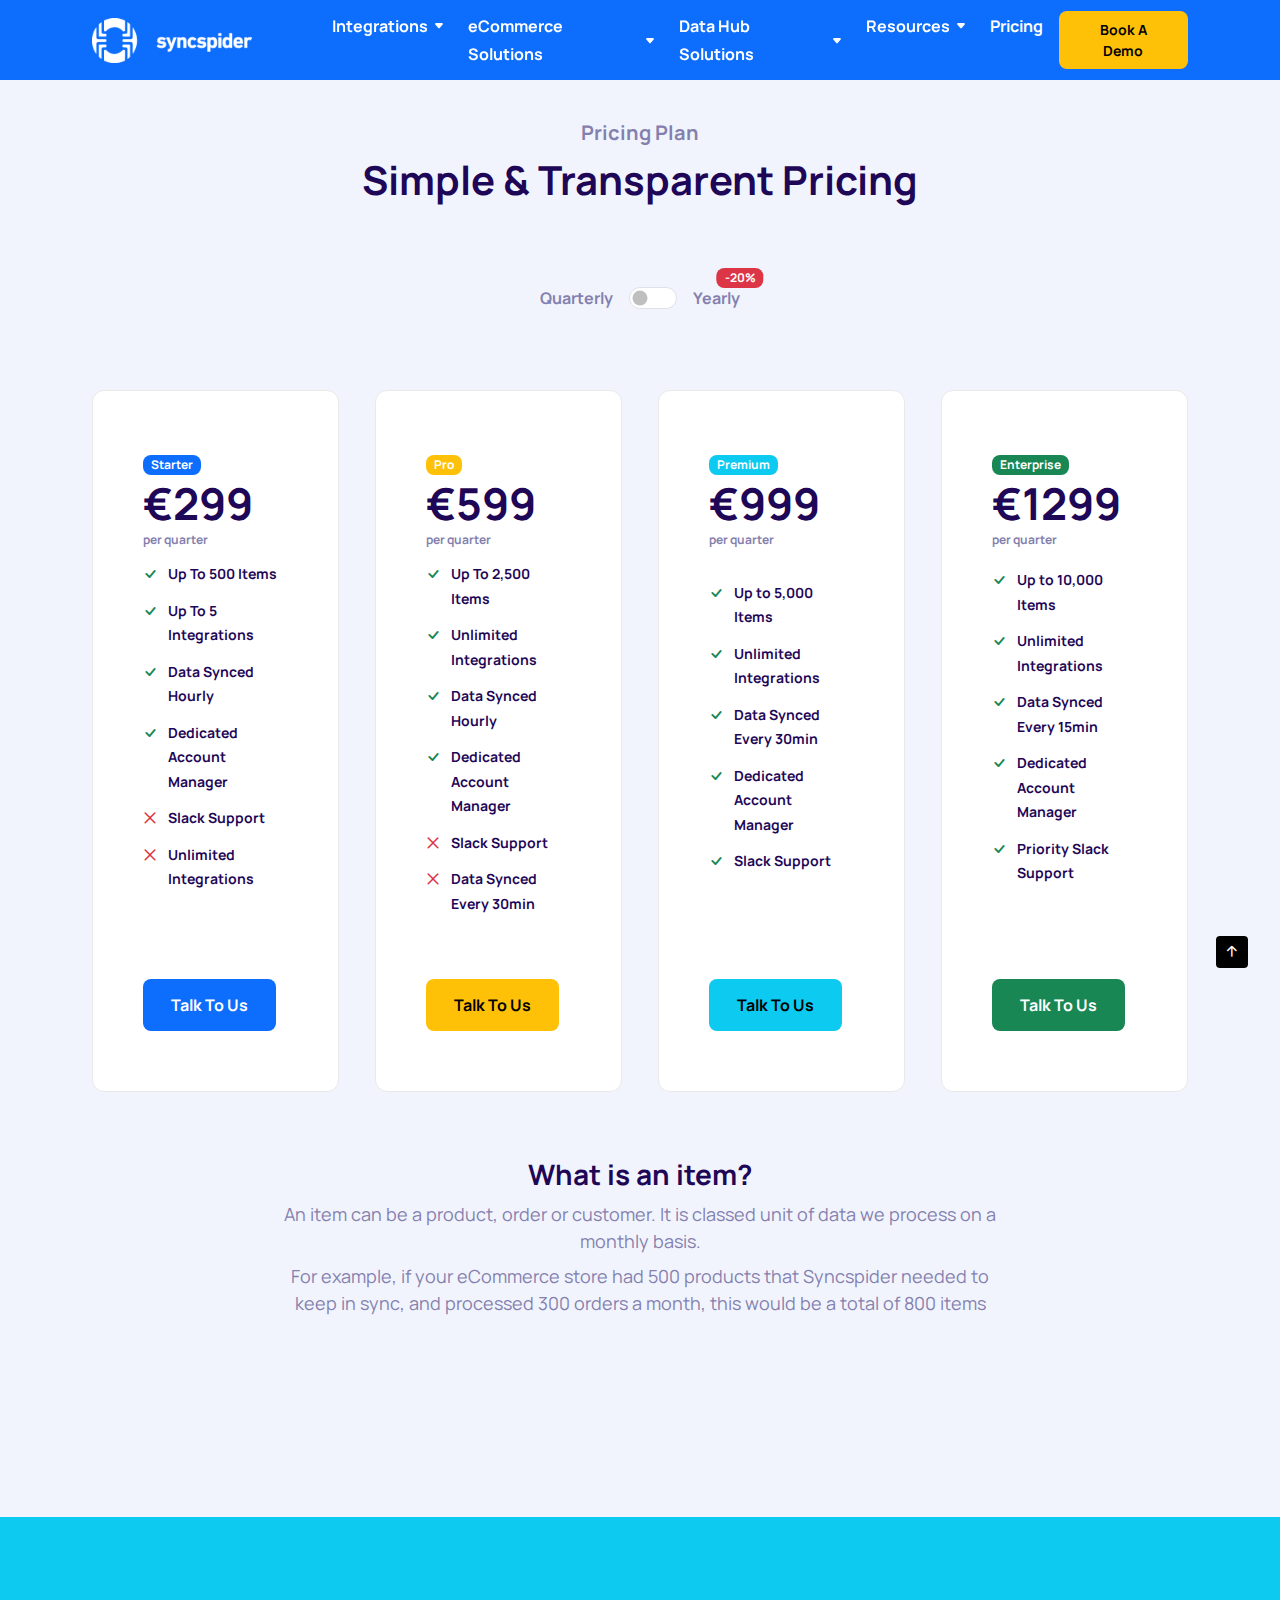
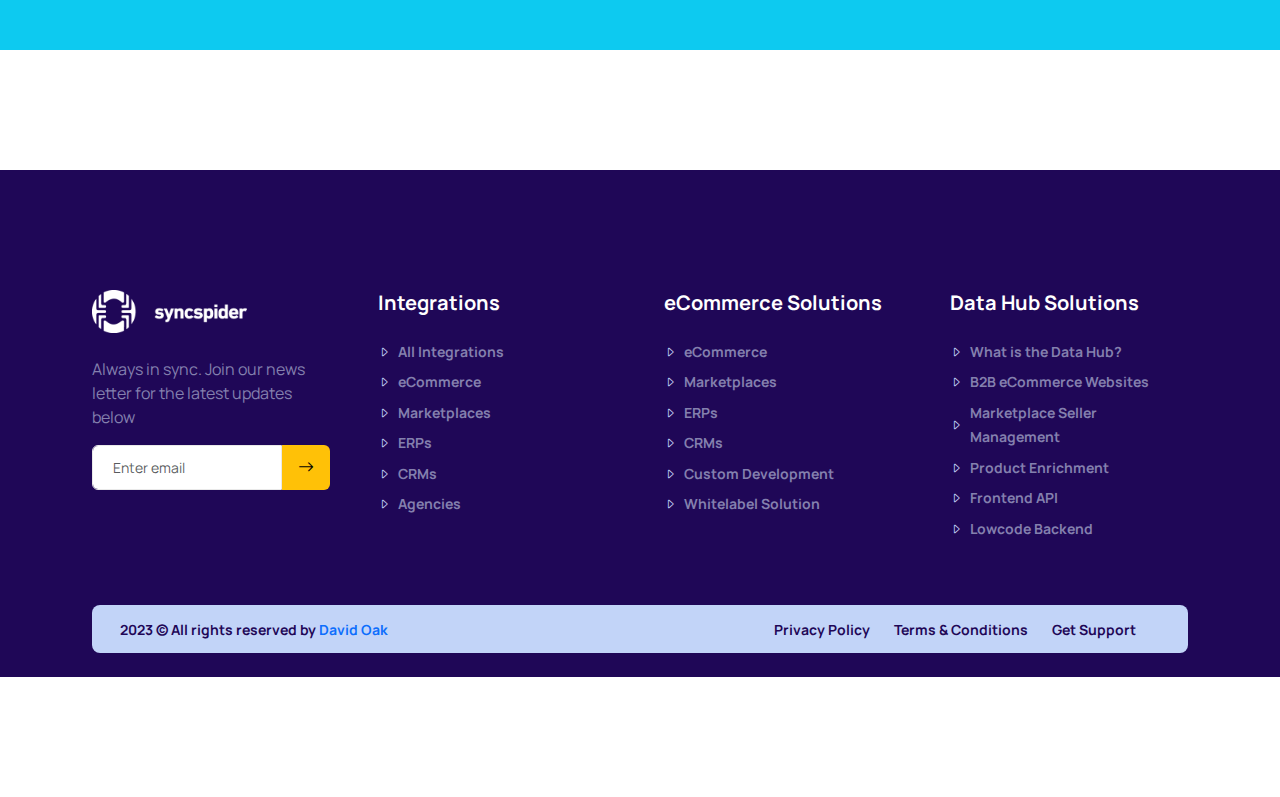
<file: pricing-plan.html>
<!DOCTYPE html>
<html lang="en">
  <head>
    <meta charset="utf-8" />
    <meta name="viewport" content="width=device-width, initial-scale=1" />
    <meta name="description" content="SyncSpider - Always in Sync" />
    <!-- Title-->
    <title>SyncSpider - Always in Sync</title>
    <!-- Favicon-->
    <link
      rel="shortcut icon"
      href="img/core-img/favicon.ico"
      type="image/x-icon"
    />
    <!-- All CSS Stylesheet-->
    <link rel="stylesheet" href="css/all-css-libraries.css" />
    <!-- Core Stylesheet-->
    <link rel="stylesheet" href="style.css" />
  </head>
  <body>
    <!-- Preloader-->
    <div class="preloader" id="preloader">
      <div class="spinner-grow text-light" role="status">
        <span class="visually-hidden">Loading...</span>
      </div>
    </div>
    <!-- Header Area-->
    <!-- Header Area-->
    <div id="navbar-placeholder"></div>

    <script>
      function loadNavbar() {
        var xhr = new XMLHttpRequest();
        xhr.onreadystatechange = function () {
          if (this.readyState == 4 && this.status == 200) {
            document.getElementById("navbar-placeholder").innerHTML =
              this.responseText;
          }
        };
        xhr.open("GET", "components/navbar.html", true);
        xhr.send();
      }

      window.onload = loadNavbar;
    </script>

    <!-- Pricing Plan Area -->
    <div class="saasbox-pricing-plan-area bg-gray pt-120 pb-120">
      <div class="container">
        <div class="row justify-content-center">
          <div class="col-12 col-sm-10 col-md-9 col-lg-7">
            <div class="section-heading text-center">
              <h6>Pricing Plan</h6>
              <h2>Simple &amp; Transparent Pricing</h2>
            </div>
          </div>
        </div>
        <div class="row">
          <div class="col-12">
            <div
              class="pricing-table-switch mb-80 text-center wow fadeInUp"
              data-wow-duration="1000ms"
            >
              <div
                class="form-check form-switch d-flex align-items-center justify-content-center ps-0 mb-0"
              >
                <label
                  class="form-check-label fz-16 fw-bold me-3"
                  for="priceSwitching"
                  >Quarterly</label
                >
                <input
                  class="form-check-input ms-0 mt-0"
                  id="priceSwitching"
                  type="checkbox"
                />
                <label
                  class="form-check-label fz-16 fw-bold ms-3 position-relative"
                  for="priceSwitching"
                  >Yearly<span
                    class="badge bg-danger rounded-3 position-absolute"
                    >-20%</span
                  ></label
                >
              </div>
            </div>
          </div>
          <div class="col-12">
            <div
              class="row g-3 justify-content-center"
              style="display: flex; flex-wrap: wrap; gap: 20px"
            >
              <!-- Single Pricing Plan-->
              <div
                class="col-12 col-sm-6 col-md-4 col-lg-3"
                style="display: flex; flex: 1 1 21%"
              >
                <div
                  class="card pricing-card monthly-plan mb-30 wow fadeInLeft"
                  data-wow-duration="1000ms"
                  style="
                    display: flex;
                    flex-direction: column;
                    justify-content: space-between;
                    height: 100%;
                    width: 100%;
                  "
                >
                  <div
                    class="pricing-heading"
                    style="margin-bottom: 1.5rem; width: 100%"
                  >
                    <div class="price" style="width: 100%">
                      <span class="badge bg-primary rounded-3 fz-12"
                        >Starter</span
                      >
                      <div class="price-quantity mb-4 mb-1" style="width: 100%">
                        <h2 class="mb-0 monthly-price" style="width: 100%">
                          €299<span class="fz-12">per quarter</span>
                        </h2>
                        <h2 class="mb-0 yearly-price" style="width: 100%">
                          €999<span class="fz-12">per year (save 20%)</span>
                        </h2>
                      </div>
                    </div>
                  </div>
                  <div class="pricing-desc mb-5">
                    <ul class="list-unstyled mb-0">
                      <li>Up To 500 Items</li>
                      <li>Up To 5 Integrations</li>
                      <li>Data Synced Hourly</li>
                      <li>Dedicated Account Manager</li>
                      <li class="times">Slack Support</li>
                      <li class="times">Unlimited Integrations</li>
                    </ul>
                  </div>
                  <div class="pricing-btn">
                    <a class="btn btn-primary" href="cart.html">Talk To Us</a>
                  </div>
                </div>
              </div>
              <!-- Single Pricing Plan-->
              <div
                class="col-12 col-sm-6 col-md-4 col-lg-3"
                style="display: flex; flex: 1 1 21%"
              >
                <div
                  class="card pricing-card monthly-plan mb-30"
                  style="
                    display: flex;
                    flex-direction: column;
                    justify-content: space-between;
                    height: 100%;
                    width: 100%;
                  "
                >
                  <div
                    class="pricing-heading"
                    style="margin-bottom: 1.5rem; width: 100%"
                  >
                    <div class="price" style="width: 100%">
                      <span class="badge bg-warning rounded-3 fz-12">Pro</span>
                      <div class="price-quantity mb-5" style="width: 100%">
                        <h2 class="mb-0 monthly-price" style="width: 100%">
                          €599<span class="fz-12">per quarter</span>
                        </h2>
                        <h2 class="mb-0 yearly-price" style="width: 100%">
                          €1,999<span class="fz-12">per year (save 20%)</span>
                        </h2>
                      </div>
                    </div>
                  </div>
                  <div class="pricing-desc mb-5">
                    <ul class="list-unstyled mb-0">
                      <li>Up To 2,500 Items</li>
                      <li>Unlimited Integrations</li>
                      <li>Data Synced Hourly</li>
                      <li>Dedicated Account Manager</li>
                      <li class="times">Slack Support</li>
                      <li class="times">Data Synced Every 30min</li>
                    </ul>
                  </div>
                  <div class="pricing-btn">
                    <a class="btn btn-warning" href="cart.html">Talk To Us</a>
                  </div>
                </div>
              </div>
              <!-- Single Pricing Plan-->
              <div
                class="col-12 col-sm-6 col-md-4 col-lg-3"
                style="display: flex; flex: 1 1 21%"
              >
                <div
                  class="card pricing-card monthly-plan mb-30 wow fadeInRight"
                  data-wow-duration="1000ms"
                  style="
                    display: flex;
                    flex-direction: column;
                    justify-content: space-between;
                    height: 100%;
                    width: 100%;
                  "
                >
                  <div
                    class="pricing-heading"
                    style="margin-bottom: 1.5rem; width: 100%"
                  >
                    <div class="price" style="width: 100%">
                      <span class="badge bg-info rounded-3 fz-12">Premium</span>
                      <div class="price-quantity mb-4" style="width: 100%">
                        <h2 class="mb-0 monthly-price" style="width: 100%">
                          €999<span class="fz-12">per quarter</span>
                        </h2>
                        <h2 class="mb-0 yearly-price" style="width: 100%">
                          €2,999<span class="fz-12">per year (save 20%)</span>
                        </h2>
                      </div>
                    </div>
                  </div>
                  <div class="pricing-desc mb-5">
                    <ul class="list-unstyled mb-0">
                      <li>Up to 5,000 Items</li>
                      <li>Unlimited Integrations</li>
                      <li>Data Synced Every 30min</li>
                      <li>Dedicated Account Manager</li>
                      <li>Slack Support</li>
                    </ul>
                  </div>
                  <div class="pricing-btn">
                    <a class="btn btn-info" href="cart.html">Talk To Us</a>
                  </div>
                </div>
              </div>
              <!-- Single Pricing Plan-->
              <div
                class="col-12 col-sm-6 col-md-4 col-lg-3"
                style="display: flex; flex: 1 1 21%"
              >
                <div
                  class="card pricing-card monthly-plan mb-30 wow fadeInRight"
                  data-wow-duration="1000ms"
                  style="
                    display: flex;
                    flex-direction: column;
                    justify-content: space-between;
                    height: 100%;
                    width: 100%;
                  "
                >
                  <div
                    class="pricing-heading"
                    style="margin-bottom: 1.5rem; width: 100%"
                  >
                    <div class="price" style="width: 100%">
                      <span class="badge bg-success rounded-3 fz-12"
                        >Enterprise</span
                      >
                      <div class="price-quantity mb-4 mb-1" style="width: 100%">
                        <h2 class="mb-0 monthly-price" style="width: 100%">
                          €1299<span class="fz-12">per quarter</span>
                        </h2>
                        <h2 class="mb-0 yearly-price" style="width: 100%">
                          €3,999<span class="fz-12">per year (save 20%)</span>
                        </h2>
                      </div>
                    </div>
                  </div>
                  <div class="pricing-desc mb-5">
                    <ul class="list-unstyled mb-0">
                      <li>Up to 10,000 Items</li>
                      <li>Unlimited Integrations</li>
                      <li>Data Synced Every 15min</li>
                      <li>Dedicated Account Manager</li>
                      <li>Priority Slack Support</li>
                    </ul>
                  </div>
                  <div class="pricing-btn">
                    <a class="btn btn-success" href="cart.html">Talk To Us</a>
                  </div>
                </div>
              </div>
            </div>
          </div>
        </div>
      </div>

      <div class="row justify-content-center mt-5">
        <div class="col-12 col-sm-10 col-md-9 col-lg-7">
          <div class="section-heading text-center">
            <h3 class="mt-3">What is an item?</h3>
            <p>
              An item can be a product, order or customer. It is classed unit of
              data we process on a monthly basis.
            </p>
            <p class="mt-2">
              For example, if your eCommerce store had 500 products that
              Syncspider needed to keep in sync, and processed 300 orders a
              month, this would be a total of 800 items
            </p>
          </div>
        </div>
      </div>
    </div>
    <!-- Cool Facts Area-->
    <div class="cta-area cta3 py-5 bg-info">
      <div class="container">
        <div class="row align-items-center justify-content-between">
          <div class="col-12 col-sm-8">
            <div
              class="cta-text mb-4 mb-sm-0 wow fadeInUp"
              data-wow-duration="1000ms"
              data-wow-delay="200ms"
            >
              <h3 class="mb-0">
                Book a call with us today to see how it works
              </h3>
            </div>
          </div>
          <div
            class="col-12 col-sm-4 text-sm-end wow fadeInUp"
            data-wow-duration="1000ms"
            data-wow-delay="400ms"
          >
            <a class="btn btn-warning btn-sm" href="#">Book Demo</a>
          </div>
        </div>
      </div>
    </div>
    <div class="mb-120 d-block"></div>
    <!-- Footer Area-->
    <!-- Header Area-->
    <div id="footer-placeholder"></div>

    <script>
      function loadFooter() {
        var xhr = new XMLHttpRequest();
        xhr.onreadystatechange = function () {
          if (this.readyState == 4 && this.status == 200) {
            document.getElementById("footer-placeholder").innerHTML =
              this.responseText;
          }
        };
        xhr.open("GET", "components/footer.html", true);
        xhr.send();
      }

      function loadNavbar() {
        var xhr = new XMLHttpRequest();
        xhr.onreadystatechange = function () {
          if (this.readyState == 4 && this.status == 200) {
            document.getElementById("navbar-placeholder").innerHTML =
              this.responseText;
          }
        };
        xhr.open("GET", "components/navbar.html", true);
        xhr.send();
      }

      window.addEventListener("load", function () {
        loadFooter();
        loadNavbar();
      });
    </script>
    <!-- Scroll To Top  -->
    <div id="scrollTopButton"><i class="bi bi-arrow-up-short"></i></div>
    <div class="mb-120 d-block"></div>
    <!-- All JavaScript Files-->
    <script src="js/all-js-libraries.js"></script>
    <script src="js/active.js"></script>
  </body>

  <!-- Mirrored from designing-world.com/saasbox-2.1.0/pricing-plan.html by HTTrack Website Copier/3.x [XR&CO'2014], Thu, 25 Jul 2024 14:17:55 GMT -->
</html>
</file>
<file: style.css>
/*
[Master Stylesheet]

Template Name: Saasbox - Multipurpose HTML Template for Saas & Agency
Template Author: Designing World
Template Author URL: https://themeforest.net/user/designing-world
Version: 2.0.0
Last Updated: Sep 26, 2021
*/
/*
[Table of Contents]
    Google Fonts
    Template Responsive
    Template Variables
    Basic Styles
        + Reboot CSS
        + Shortcodes CSS
    Components Styles
            + Preloader CSS
            + Header CSS
            + Hero CSS
            + About CSS
            + Tab CSS
            + Service CSS
            + Pricing CSS
            + Feature CSS
            + Team CSS
            + Partner CSS
            + Portfolio CSS
            + Feedback CSS
            + Video CSS
            + Counter CSS
            + Blog CSS
            + Footer CSS
            + CTA CSS
            + Cookie CSS
            + FAQ CSS
            + Breadcrumb CSS
            + Shop CSS
            + Error CSS
            + Register CSS
            + Contact CSS
            + Demo CSS

[font-family]
'Manrope', sans-serif;
*/
/* Import Fonts & All CSS Files */
@import url("https://fonts.googleapis.com/css2?family=Manrope:wght@200;300;400;500;600;700;800&amp;display=swap");
/* Reboot CSS */
* {
  margin: 0;
  padding: 0;
}

body,
html {
  font-family: "Manrope", sans-serif;
  color: #8480ae;
  overflow-x: hidden;
  scroll-behavior: smooth;
}

h1,
h2,
h3,
h4,
h5,
h6 {
  font-family: "Manrope", sans-serif;
  color: #1f0757;
  font-weight: 700;
  line-height: 1.3;
}

p {
  font-family: "Manrope", sans-serif;
  font-size: 1rem;
}

a,
a:hover,
a:focus {
  font-family: "Manrope", sans-serif;
  -webkit-transition-duration: 500ms;
          transition-duration: 500ms;
  text-decoration: none;
  outline: 0 solid transparent;
  color: #1f0757;
}

img {
  max-width: 100%;
  height: auto;
}

input:required,
textarea:required {
  -webkit-box-shadow: none !important;
          box-shadow: none !important;
}

input:invalid,
textarea:invalid {
  -webkit-box-shadow: none !important;
          box-shadow: none !important;
}

/* Container */
.container,
.container-lg,
.container-md,
.container-sm,
.container-xl,
.container-xxl {
  max-width: 320px;
}

@media (min-width: 400px) {
  .container,
  .container-lg,
  .container-md,
  .container-sm,
  .container-xl,
  .container-xxl {
    max-width: 360px;
  }
}
@media (min-width: 480px) {
  .container,
  .container-lg,
  .container-md,
  .container-sm,
  .container-xl,
  .container-xxl {
    max-width: 420px;
  }
}
@media (min-width: 576px) {
  .container,
  .container-lg,
  .container-md,
  .container-sm,
  .container-xl,
  .container-xxl {
    max-width: 520px;
  }
}
@media (min-width: 768px) {
  .container,
  .container-lg,
  .container-md,
  .container-sm,
  .container-xl,
  .container-xxl {
    max-width: 700px;
  }
}
@media (min-width: 992px) {
  .container,
  .container-lg,
  .container-md,
  .container-sm,
  .container-xl,
  .container-xxl {
    max-width: 940px;
  }
}
@media (min-width: 1200px) {
  .container,
  .container-lg,
  .container-md,
  .container-sm,
  .container-xl,
  .container-xxl {
    max-width: 1120px;
  }
}
@media (min-width: 1400px) {
  .container,
  .container-lg,
  .container-md,
  .container-sm,
  .container-xl,
  .container-xxl {
    max-width: 1280px;
  }
}
/* Spacing */
.mt-120 {
  margin-top: 70px;
}
@media only screen and (min-width:992px) {
  .mt-120 {
    margin-top: 120px;
  }
}

.mb-120 {
  margin-bottom: 70px;
}
@media only screen and (min-width:992px) {
  .mb-120 {
    margin-bottom: 120px;
  }
}

.mt-70 {
  margin-top: 50px;
}
@media only screen and (min-width:992px) {
  .mt-70 {
    margin-top: 70px;
  }
}

.mb-30 {
  margin-bottom: 30px;
}

.mb-50 {
  margin-bottom: 50px;
}

.mb-70 {
  margin-bottom: 50px;
}
@media only screen and (min-width:992px) {
  .mb-70 {
    margin-bottom: 70px;
  }
}

.mb-80 {
  margin-bottom: 50px;
}
@media only screen and (min-width:992px) {
  .mb-80 {
    margin-bottom: 80px;
  }
}

.mb-100 {
  margin-bottom: 70px;
}
@media only screen and (min-width:992px) {
  .mb-100 {
    margin-bottom: 100px;
  }
}

.pt-120 {
  padding-top: 70px;
}
@media only screen and (min-width:992px) {
  .pt-120 {
    padding-top: 120px;
  }
}

.pb-120 {
  padding-bottom: 70px;
}
@media only screen and (min-width:992px) {
  .pb-120 {
    padding-bottom: 120px;
  }
}

/* Box Shadow */
.shadow-sm {
  -webkit-box-shadow: 0 0.125rem 0.25rem rgba(47, 91, 234, 0.075) !important;
          box-shadow: 0 0.125rem 0.25rem rgba(47, 91, 234, 0.075) !important;
}

.shadow {
  -webkit-box-shadow: 0 0.5rem 1rem rgba(47, 91, 234, 0.15) !important;
          box-shadow: 0 0.5rem 1rem rgba(47, 91, 234, 0.15) !important;
}

.shadow-lg {
  -webkit-box-shadow: 0 1rem 3rem rgba(47, 91, 234, 0.175) !important;
          box-shadow: 0 1rem 3rem rgba(47, 91, 234, 0.175) !important;
}

/* Shortcodes */
.fz-16 {
  font-size: 16px !important;
}

.fz-14 {
  font-size: 14px !important;
}

.fz-12 {
  font-size: 12px !important;
}

ul li,
ol li {
  line-height: 1.75;
}

.btn {
  font-weight: 700;
  padding: 0.5rem 1rem;
  border: 0 !important;
  font-size: 14px;
}
@media only screen and (min-width:768px) {
  .btn {
    padding: 0.625rem 1.25rem;
    border-radius: 0.375rem;
  }
}
@media only screen and (min-width:992px) {
  .btn {
    padding: 0.875rem 1.75rem;
    font-size: 1rem;
    border-radius: 0.5rem;
  }
}

.btn-group-sm > .btn,
.btn-sm {
  padding: 0.375rem 0.75rem;
  font-size: 14px;
}
@media only screen and (min-width:768px) {
  .btn-group-sm > .btn,
  .btn-sm {
    padding: 0.437rem 0.875rem;
  }
}
@media only screen and (min-width:992px) {
  .btn-group-sm > .btn,
  .btn-sm {
    padding: 0.5rem 1.25rem;
  }
}

.btn-link:hover, .btn-link:focus {
  -webkit-box-shadow: none;
          box-shadow: none;
}

.btn-minimal {
  padding: 0 !important;
  border-radius: 0;
  background-color: transparent;
  position: relative;
  color: #8480ae;
}
.btn-minimal::before {
  position: absolute;
  width: 100%;
  height: 2px;
  bottom: -0.125rem;
  left: 0;
  content: "";
  border-radius: 4px;
  background-color: #c2d4f8;
}
.btn-minimal::after {
  -webkit-transition-duration: 500ms;
          transition-duration: 500ms;
  position: absolute;
  width: 0%;
  height: 2px;
  bottom: -0.125rem;
  left: 0;
  content: "";
  border-radius: 4px;
}
.btn-minimal i {
  margin-left: 0.125rem;
}
.btn-minimal:hover, .btn-minimal:focus {
  -webkit-box-shadow: none;
          box-shadow: none;
  background-color: transparent;
  border-color: transparent;
}
.btn-minimal.btn-primary {
  color: #0d6efd;
}
.btn-minimal.btn-primary:hover::after, .btn-minimal.btn-primary:focus::after {
  width: 100%;
  background-color: #0d6efd;
}
.btn-minimal.btn-dark {
  color: #0c0c0c;
}
.btn-minimal.btn-dark:hover::after, .btn-minimal.btn-dark:focus::after {
  width: 100%;
  background-color: #0c0c0c;
}
.btn-minimal.btn-success {
  color: #198754;
}
.btn-minimal.btn-success:hover::after, .btn-minimal.btn-success:focus::after {
  width: 100%;
  background-color: #198754;
}
.btn-minimal.btn-warning {
  color: #ffc107;
}
.btn-minimal.btn-warning:hover::after, .btn-minimal.btn-warning:focus::after {
  width: 100%;
  background-color: #ffc107;
}
.btn-minimal.btn-info {
  color: #0dcaf0;
}
.btn-minimal.btn-info:hover::after, .btn-minimal.btn-info:focus::after {
  width: 100%;
  background-color: #0dcaf0;
}
.btn-minimal.btn-danger {
  color: #dc3545;
}
.btn-minimal.btn-danger:hover::after, .btn-minimal.btn-danger:focus::after {
  width: 100%;
  background-color: #dc3545;
}
.btn-minimal.btn-light {
  color: #ffffff;
}
.btn-minimal.btn-light:hover::after, .btn-minimal.btn-light:focus::after {
  width: 100%;
  background-color: #ffffff;
}

.bg-img {
  background-size: cover;
  background-position: center center;
  background-repeat: no-repeat;
}

.bg-fixed {
  background-attachment: fixed;
}

.bg-overlay {
  position: relative;
  z-index: 1;
}
.bg-overlay::after {
  position: absolute;
  content: "";
  background-color: #0c0c0c;
  opacity: 0.7;
  top: 0;
  left: 0;
  height: 100%;
  width: 100%;
  z-index: -1;
}

.bg-gray {
  background-color: #f1f4fd !important;
}

.bg-text-gray {
  background-color: #c2d4f8 !important;
}

@media only screen and (min-width:992px) {
  .curve-shape-top {
    position: absolute !important;
    width: 110%;
    background-color: #ffffff;
    content: "";
    height: 60px;
    top: -42px;
    left: -5%;
    -webkit-transform: rotate(-1deg);
            transform: rotate(-1deg);
    z-index: 100 !important;
  }
}

@media only screen and (min-width:992px) {
  .curve-shape-bottom {
    position: absolute !important;
    width: 110%;
    height: 60px;
    background-color: #ffffff;
    content: "";
    bottom: -42px;
    left: -5%;
    -webkit-transform: rotate(-1deg);
            transform: rotate(-1deg);
    z-index: 100 !important;
  }
}

.section-heading {
  position: relative;
  z-index: 1;
  margin-bottom: 50px;
}
@media only screen and (min-width:992px) {
  .section-heading {
    margin-bottom: 80px;
  }
}
.section-heading span {
  color: #0d6efd;
}
.section-heading h6 {
  color: #8480ae;
  text-transform: capitalize;
}
@media only screen and (min-width:992px) {
  .section-heading h6 {
    font-size: 1.25rem;
  }
}
.section-heading h2 {
  margin-bottom: 1rem;
  font-weight: 700;
  font-size: 1.625rem;
}
@media only screen and (min-width:768px) {
  .section-heading h2 {
    font-size: 1.875rem;
  }
}
@media only screen and (min-width:992px) {
  .section-heading h2 {
    font-size: 2.125rem;
  }
}
@media only screen and (min-width:1200px) {
  .section-heading h2 {
    font-size: 2.5rem;
  }
}
.section-heading p {
  margin-bottom: 0;
}
@media only screen and (min-width:992px) {
  .section-heading p {
    font-size: 18px;
  }
}
.section-heading.white span {
  color: #ffc107;
}
.section-heading.white h6,
.section-heading.white h2,
.section-heading.white p {
  color: #ffffff;
}

.card {
  border-color: #e9e9e9;
  border-radius: 10px;
}

.card-img-top {
  border-top-left-radius: 9px;
  border-top-right-radius: 9px;
}

.border,
.border-left,
.border-right,
.border-bottom,
.border-top {
  border-color: #e9e9e9 !important;
}

.border-dashed {
  border-top: 2px dashed #e9e9e9 !important;
}

#scrollTopButton {
  position: fixed;
  bottom: 1.25rem;
  right: 1.25rem;
  -webkit-transition: all 500ms;
  transition: all 500ms;
  z-index: 9999;
  width: 1.5rem;
  height: 1.5rem;
  background-color: #000;
  font-size: 1rem;
  display: -webkit-box;
  display: -ms-flexbox;
  display: flex;
  -webkit-box-align: center;
      -ms-flex-align: center;
          align-items: center;
  -webkit-box-pack: center;
      -ms-flex-pack: center;
          justify-content: center;
  border-radius: 0.25rem;
  color: #ffffff;
  cursor: pointer;
  -webkit-transform: translateY(100px);
          transform: translateY(100px);
}
@media only screen and (min-width:992px) {
  #scrollTopButton {
    width: 2rem;
    height: 2rem;
    bottom: 2rem;
    right: 2rem;
    font-size: 1.375rem;
  }
}
#scrollTopButton.scrolltop-show {
  -webkit-transform: translateY(0);
          transform: translateY(0);
}
#scrollTopButton.scrolltop-hide {
  -webkit-transform: translateY(100px);
          transform: translateY(100px);
}

/* Preloader CSS */
#preloader {
  position: fixed;
  width: 100%;
  height: 100%;
  z-index: 9999999;
  top: 0;
  left: 0;
  background-color: #0d6efd;
  display: -webkit-box;
  display: -ms-flexbox;
  display: flex;
  -webkit-box-align: center;
      -ms-flex-align: center;
          align-items: center;
  -webkit-box-pack: center;
      -ms-flex-pack: center;
          justify-content: center;
  overflow: hidden;
}

/* Header CSS */
.header-area {
  -webkit-transition: all 500ms ease;
  transition: all 500ms ease;
  background-color: #4583fa;
  position: fixed;
  width: 100%;
  top: 0;
  left: 0;
  z-index: 1000;
  -webkit-box-shadow: 0 1rem 3rem rgba(15, 30, 150, 0.125);
          box-shadow: 0 1rem 3rem rgba(15, 30, 150, 0.125);
}
@media only screen and (min-width:992px) {
  .header-area {
    -webkit-box-shadow: none;
            box-shadow: none;
  }
}
.header-area.sticky-on {
  background-color: #1f0757;
  -webkit-box-shadow: 0 1rem 3rem rgba(15, 30, 150, 0.175);
          box-shadow: 0 1rem 3rem rgba(15, 30, 150, 0.175);
}
.header-area.mobile-menu-open {
  background-color: #1f0757;
}
.header-area .navbar-toggler {
  padding: 0;
  width: 1.75rem;
  height: 1.75rem;
  font-size: 1.5rem;
  color: #ffffff;
  border: 0;
}
.header-area .navbar-toggler:focus {
  -webkit-box-shadow: none;
          box-shadow: none;
}
.header-area .navbar {
  padding-top: 0.5rem;
  padding-bottom: 0.5rem;
}
@media only screen and (min-width:992px) {
  .header-area .navbar {
    height: 80px;
    padding-top: 0;
    padding-bottom: 0;
  }
}
.header-area .navbar .navbar-brand {
  margin-right: 2rem;
  line-height: 1 !important;
}
@media only screen and (min-width:992px) {
  .header-area .navbar .navbar-brand {
    margin-right: 3rem;
  }
}
@media only screen and (min-width:1200px) {
  .header-area .navbar .navbar-brand {
    margin-right: 4rem;
  }
}
.header-area .navbar-nav {
  margin-top: 1rem;
  margin-bottom: 1rem;
}
.header-area .navbar-nav li > a {
  display: inline-block;
  color: #ffffff;
  font-weight: 700;
  font-size: 1rem;
  padding: 0.375rem 0.75rem;
}
@media only screen and (min-width:992px) {
  .header-area .navbar-nav li > a {
    padding: 1.375rem 1rem;
  }
}
.header-area .navbar-nav li > a:hover {
  color: #ffc107;
}
.header-area .navbar-nav li .sb-dropdown-menu {
  list-style: none;
  background-color: transparent;
  position: relative;
  z-index: 100;
  top: 100%;
  width: 100%;
  border: 0;
  border-radius: 0.5rem;
  display: none;
  padding-left: 0.5rem;
}
@media only screen and (min-width:992px) {
  .header-area .navbar-nav li .sb-dropdown-menu {
    padding: 1rem 0;
    -webkit-transition: all 500ms ease-in-out;
    transition: all 500ms ease-in-out;
    position: absolute;
    top: calc(100% + 8px);
    width: 12.5rem;
    background-color: #ffffff;
    -webkit-box-shadow: 0 1rem 3rem rgba(0, 0, 0, 0.125);
            box-shadow: 0 1rem 3rem rgba(0, 0, 0, 0.125);
    visibility: hidden;
    opacity: 0;
    display: block;
  }
}
.header-area .navbar-nav li .sb-dropdown-menu li > a {
  -webkit-transition: all 500ms;
  transition: all 500ms;
  position: relative;
  font-size: 14px;
  padding: 0.375rem 1rem;
  color: #8480ae;
}
@media only screen and (min-width:992px) {
  .header-area .navbar-nav li .sb-dropdown-menu li > a {
    padding: 0.375rem 1.5rem;
  }
}
.header-area .navbar-nav li .sb-dropdown-menu li > a:hover, .header-area .navbar-nav li .sb-dropdown-menu li > a:focus {
  background-color: transparent;
  color: #ffc107;
}
@media only screen and (min-width:992px) {
  .header-area .navbar-nav li .sb-dropdown-menu li > a:hover, .header-area .navbar-nav li .sb-dropdown-menu li > a:focus {
    color: #0d6efd;
  }
}
.header-area .navbar-nav li.sb-dropdown {
  position: relative;
  z-index: 1;
}
.header-area .navbar-nav li.sb-dropdown .dropdown-toggler {
  position: absolute;
  width: 100%;
  height: 36px;
  z-index: 100;
  background-color: transparent;
  color: #ffc107;
  top: 2px;
  cursor: pointer;
  left: 0;
  display: -webkit-box;
  display: -ms-flexbox;
  display: flex;
  -webkit-box-align: center;
      -ms-flex-align: center;
          align-items: center;
  -webkit-box-pack: end;
      -ms-flex-pack: end;
          justify-content: flex-end;
  font-size: 14px;
  padding-right: 0.75rem;
}
@media only screen and (min-width:992px) {
  .header-area .navbar-nav li.sb-dropdown .dropdown-toggler {
    display: none;
  }
}
.header-area .navbar-nav li.sb-dropdown > a {
  position: relative;
  padding-right: 1.5rem;
}
@media only screen and (min-width:992px) {
  .header-area .navbar-nav li.sb-dropdown > a::after {
    position: absolute;
    top: 52%;
    -webkit-transform: translateY(-50%);
            transform: translateY(-50%);
    right: 0.5rem;
    content: "\f229";
    color: #ffffff;
    font-family: bootstrap-icons !important;
    font-size: 10px;
  }
}
@media only screen and (min-width:992px) {
  .header-area .navbar-nav li.sb-dropdown:hover .sb-dropdown-menu, .header-area .navbar-nav li.sb-dropdown:focus .sb-dropdown-menu {
    visibility: visible;
    opacity: 1;
    top: 100%;
  }
}
.header-area .navbar-nav li.sb-dropdown .sb-dropdown .dropdown-toggler {
  right: 1rem;
}
.header-area .navbar-nav li.sb-dropdown .sb-dropdown > a {
  position: relative;
  padding-right: 1.375rem;
  width: 100%;
}
@media only screen and (min-width:992px) {
  .header-area .navbar-nav li.sb-dropdown .sb-dropdown > a::after {
    position: absolute;
    top: 50%;
    -webkit-transform: translateY(-50%);
            transform: translateY(-50%);
    right: 1.25rem;
    content: "\f231";
    color: #1f0757;
    font-family: bootstrap-icons !important;
    font-size: 12px;
  }
}
.header-area .navbar-nav li.sb-dropdown .sb-dropdown .sb-dropdown-menu {
  display: none;
}
@media only screen and (min-width:992px) {
  .header-area .navbar-nav li.sb-dropdown .sb-dropdown .sb-dropdown-menu {
    margin-left: 0.25rem;
    top: -8px;
    left: 100%;
    visibility: hidden;
    opacity: 0;
    display: block;
  }
}
@media only screen and (min-width:992px) {
  .header-area .navbar-nav li.sb-dropdown .sb-dropdown:hover .sb-dropdown-menu, .header-area .navbar-nav li.sb-dropdown .sb-dropdown:focus .sb-dropdown-menu {
    visibility: visible;
    opacity: 1;
  }
}
@media only screen and (min-width:992px) {
  .header-area.header-2 {
    background-color: transparent;
  }
}
.header-area.header-2 .navbar-toggler {
  color: #1f0757;
}
.header-area.header-2.mobile-menu-open {
  background-color: #ffffff;
}
.header-area.header-2 .navbar-nav li > a {
  color: #1f0757;
}
.header-area.header-2 .navbar-nav li > a:hover {
  color: #0d6efd !important;
}
.header-area.header-2 .navbar-nav li.sb-dropdown .dropdown-toggler {
  color: #1f0757;
}
.header-area.header-2 .navbar-nav li.sb-dropdown > a::after {
  color: #1f0757;
}
.header-area.header-2.sticky-on {
  background-color: #ffffff;
}

/* Hero CSS */
.background-animation {
  position: absolute;
  z-index: -1;
  top: 0;
  left: 0;
  width: 70%;
  height: 100%;
}
.background-animation .item1 {
  position: absolute;
  border-radius: 50%;
  width: 300px;
  height: 300px;
  top: 15%;
  left: 45%;
  z-index: -1;
  -webkit-animation: rotateAnimation linear 39s infinite;
          animation: rotateAnimation linear 39s infinite;
}
.background-animation .item1::after {
  position: absolute;
  content: "\f417";
  top: 10%;
  left: 10%;
  z-index: -1;
  font-family: bootstrap-icons !important;
  color: rgba(255, 255, 255, 0.3);
  font-size: 1rem;
}
.background-animation .item2 {
  position: absolute;
  border-radius: 50%;
  width: 240px;
  height: 240px;
  top: 50%;
  left: 60%;
  z-index: -1;
  -webkit-animation: rotateAnimation linear 46s infinite;
          animation: rotateAnimation linear 46s infinite;
}
.background-animation .item2::after {
  position: absolute;
  content: "\f588";
  top: 10%;
  left: 10%;
  z-index: -1;
  font-family: bootstrap-icons !important;
  color: rgba(255, 255, 255, 0.3);
  font-size: 1rem;
}
.background-animation .item3 {
  position: absolute;
  border-radius: 50%;
  -webkit-animation: rotateAnimation linear 40s infinite;
          animation: rotateAnimation linear 40s infinite;
  width: 20%;
  height: 20%;
  left: 30%;
  top: 50%;
  z-index: -1;
}
.background-animation .item3::after {
  position: absolute;
  content: "";
  z-index: -1;
  font-family: bootstrap-icons !important;
  content: "\f588";
  font-size: 1rem;
  color: #ffffff;
}
.background-animation .item4 {
  position: absolute;
  border-radius: 50%;
  -webkit-animation: rotateAnimation linear 34s infinite;
          animation: rotateAnimation linear 34s infinite;
  width: 180px;
  height: 180px;
  left: 10%;
  top: 10%;
  z-index: -1;
}
.background-animation .item4::after {
  font-size: 1rem;
  position: absolute;
  content: "\f28a";
  font-family: bootstrap-icons !important;
  top: 10%;
  left: 10%;
  z-index: -1;
  color: rgba(255, 255, 255, 0.3);
}
.background-animation .item5 {
  position: absolute;
  border-radius: 50%;
  -webkit-animation: rotateAnimation linear 37s infinite;
          animation: rotateAnimation linear 37s infinite;
  width: 15%;
  height: 18%;
  left: 7%;
  top: 70%;
  z-index: -1;
}
.background-animation .item5::after {
  width: 18px;
  height: 18px;
  position: absolute;
  content: "";
  z-index: -1;
  background-color: transparent;
  border-radius: 6px;
  border: 3px solid rgba(255, 255, 255, 0.3);
}

@-webkit-keyframes rotateAnimation {
  100% {
    -webkit-transform: rotate(360deg);
            transform: rotate(360deg);
  }
}

@keyframes rotateAnimation {
  100% {
    -webkit-transform: rotate(360deg);
            transform: rotate(360deg);
  }
}
.background-shape .circle1 {
  width: 1100px;
  height: 1100px;
  border-radius: 50%;
  background: rgba(255, 255, 255, 0.1);
  position: absolute;
  z-index: -30;
  top: -550px;
  right: -550px;
}
@media only screen and (min-width:992px) {
  .background-shape .circle1 {
    width: 1500px;
    height: 1500px;
    top: -750px;
    right: -750px;
  }
}
@media only screen and (min-width:1400px) {
  .background-shape .circle1 {
    width: 2200px;
    height: 2200px;
    top: -1100px;
    right: -1100px;
  }
}
.background-shape .circle2 {
  width: 850px;
  height: 850px;
  border-radius: 50%;
  background: rgba(255, 255, 255, 0.1);
  position: absolute;
  z-index: -20;
  top: -425px;
  right: -425px;
}
@media only screen and (min-width:992px) {
  .background-shape .circle2 {
    width: 1200px;
    height: 1200px;
    top: -600px;
    right: -600px;
  }
}
@media only screen and (min-width:1400px) {
  .background-shape .circle2 {
    width: 1700px;
    height: 1700px;
    top: -850px;
    right: -850px;
  }
}
.background-shape .circle3 {
  width: 600px;
  height: 600px;
  border-radius: 50%;
  background: rgba(255, 255, 255, 0.1);
  position: absolute;
  z-index: -10;
  top: -300px;
  right: -300px;
}
@media only screen and (min-width:992px) {
  .background-shape .circle3 {
    width: 900px;
    height: 900px;
    top: -450px;
    right: -450px;
  }
}
@media only screen and (min-width:1400px) {
  .background-shape .circle3 {
    width: 1200px;
    height: 1200px;
    top: -600px;
    right: -600px;
  }
}
.background-shape .circle4 {
  width: 350px;
  height: 350px;
  border-radius: 50%;
  background: rgba(255, 255, 255, 0.1);
  position: absolute;
  z-index: -10;
  top: -175px;
  right: -175px;
}
@media only screen and (min-width:992px) {
  .background-shape .circle4 {
    width: 600px;
    height: 600px;
    top: -300px;
    right: -300px;
  }
}
@media only screen and (min-width:1400px) {
  .background-shape .circle4 {
    width: 700px;
    height: 700px;
    top: -350px;
    right: -350px;
  }
}

.welcome-area {
  position: relative;
  z-index: 10;
  height: 750px;
  background-color: #0d6efd;
  overflow: hidden;
}
@media only screen and (min-width:768px) {
  .welcome-area {
    height: 500px;
  }
}
@media only screen and (min-width:992px) {
  .welcome-area {
    height: 660px;
  }
}
@media only screen and (min-width:1200px) {
  .welcome-area {
    height: 750px;
  }
}
@media only screen and (min-width:1400px) {
  .welcome-area {
    height: 800px;
  }
}
.welcome-area .background-image {
  position: absolute !important;
  width: 100%;
  height: auto;
  top: 0;
  left: 0;
  z-index: -1;
}
.welcome-area .hero-background-shape {
  position: absolute !important;
  top: -1px;
  right: -1px;
  z-index: -1;
}
.welcome-area .welcome-content {
  margin-top: 50px;
}
@media only screen and (min-width:992px) {
  .welcome-area .welcome-content {
    margin-top: 80px;
  }
}
.welcome-area .welcome-content ul {
  padding-left: 0;
}
.welcome-area .welcome-content ul li {
  position: relative;
  list-style: none;
  padding-right: 21px;
  color: #ffffff;
  font-weight: 700;
}
.welcome-area .welcome-content ul li::after {
  position: absolute;
  top: 50%;
  -webkit-transform: translateY(-50%);
          transform: translateY(-50%);
  right: 0;
  content: "\f309";
  font-family: bootstrap-icons !important;
  z-index: 1;
  font-size: 20px;
}
.welcome-area .welcome-content ul li:last-child::after {
  display: none;
}
.welcome-area .welcome-content h2 {
  font-size: 2rem;
  margin-bottom: 1rem;
  font-weight: 800;
  color: #ffffff;
  letter-spacing: -1px;
}
@media only screen and (min-width:992px) {
  .welcome-area .welcome-content h2 {
    font-size: 2.75rem;
  }
}
@media only screen and (min-width:1200px) {
  .welcome-area .welcome-content h2 {
    font-size: 3.75rem;
    margin-bottom: 1.5rem;
  }
}
.welcome-area .welcome-content p {
  font-size: 1rem;
  color: #ffffff;
}
@media only screen and (min-width:992px) {
  .welcome-area .welcome-content p {
    font-size: 1.25rem;
  }
}
@media only screen and (min-width:768px) {
  .welcome-area .welcome-thumb {
    margin-top: 50px;
  }
}
@media only screen and (min-width:992px) {
  .welcome-area .welcome-thumb {
    margin-top: 80px;
  }
}
.welcome-area.hero2 .hero2-big-circle {
  width: 240px;
  height: 240px;
  border-radius: 50%;
  border: 3rem solid #f1f4fd;
  position: absolute !important;
  left: -120px;
  top: 54%;
  z-index: -1;
}
.welcome-area.hero2 .welcome-content h2 {
  font-size: 2rem;
  color: #1f0757;
}
@media only screen and (min-width:992px) {
  .welcome-area.hero2 .welcome-content h2 {
    font-size: 2.75rem;
  }
}
@media only screen and (min-width:1200px) {
  .welcome-area.hero2 .welcome-content h2 {
    font-size: 3.25rem;
  }
}
.welcome-area.hero2 .welcome-content p {
  color: #8480ae;
}
.welcome-area.hero2 .background-animation .item1::after {
  color: rgba(12, 82, 255, 0.26);
}
.welcome-area.hero2 .background-animation .item4::after {
  border: 4px solid rgba(12, 82, 255, 0.13);
}
.welcome-area.hero2 .background-animation .item5::after {
  background-color: rgba(12, 82, 255, 0.11);
}
.welcome-area.hero3 .welcome3-slide-item {
  width: 100%;
  height: 750px;
}
@media only screen and (min-width:768px) {
  .welcome-area.hero3 .welcome3-slide-item {
    height: 500px;
  }
}
@media only screen and (min-width:992px) {
  .welcome-area.hero3 .welcome3-slide-item {
    height: 660px;
  }
}
@media only screen and (min-width:1200px) {
  .welcome-area.hero3 .welcome3-slide-item {
    height: 750px;
  }
}
@media only screen and (min-width:1400px) {
  .welcome-area.hero3 .welcome3-slide-item {
    height: 800px;
  }
}
.welcome-area.hero3 .welcome-content h2 {
  font-size: 1.75rem;
}
@media only screen and (min-width:992px) {
  .welcome-area.hero3 .welcome-content h2 {
    font-size: 2.125rem;
  }
}
@media only screen and (min-width:1200px) {
  .welcome-area.hero3 .welcome-content h2 {
    font-size: 3rem;
  }
}

.welcome-area.hero4 {
  background-color: #ffffff;
}
.welcome-area.hero4 .hero4-bg-shape {
  position: absolute;
  top: -1px;
  left: -1px;
  z-index: -10;
}
.welcome-area.hero4 .hero4-bg-shape2 {
  position: absolute;
  top: -1px;
  right: -1px;
  z-index: -10;
}
.welcome-area.hero4 .welcome-content h2 {
  color: #1f0757;
  font-size: 1.75rem;
  margin-bottom: 1rem;
}



@media only screen and (min-width:992px) {
  .welcome-area.hero4 .welcome-content h2 {
    font-size: 2.25rem;
  }
}
@media only screen and (min-width:1200px) {
  .welcome-area.hero4 .welcome-content h2 {
    font-size: 3rem;
  }
}
.welcome-area.hero4 .welcome-content p {
  color: #8480ae;
}
.welcome-area.hero4 .key-quote {
  font-size: 14px;
  padding: 0.5rem 1rem;
  background-color: #ffc107;
  display: inline-block;
  margin-bottom: 1rem;
  border-radius: 0.5rem;
  color: #1f0757;
}
.welcome-area.hero4 .hero-video-card {
  position: relative;
  z-index: 1;
  border: 0;
  -webkit-box-shadow: 0 16px 48px 12px rgba(12, 82, 255, 0.17);
          box-shadow: 0 16px 48px 12px rgba(12, 82, 255, 0.17);
  border-radius: 1rem;
  background-color: transparent;
}
.welcome-area.hero4 .hero-video-card .video-shape {
  position: absolute;
  bottom: -35px;
  left: -70px;
  z-index: -1;
  -webkit-animation: slideAnimation linear 12s infinite;
          animation: slideAnimation linear 12s infinite;
}
@media only screen and (min-width:992px) {
  .welcome-area.hero4 .hero-video-card .video-shape {
    bottom: -70px;
  }
}
.welcome-area.hero4 .hero4-slide-controls .tns-nav {
  margin-bottom: 1.5rem;
  margin-left: 0.5rem;
  line-height: 1;
}
.welcome-area.hero4 .hero4-slide-controls .tns-nav button {
  width: 0.5rem;
  height: 0.5rem;
  background-color: #c2d4f8;
  border: 0;
  outline: none;
  margin-right: 0.5rem;
  border-radius: 50%;
}
.welcome-area.hero4 .hero4-slide-controls .tns-nav button.tns-nav-active {
  background-color: #0d6efd;
}

.welcome-area.hero5 .welcome3-slide-item {
  width: 100%;
  height: 500px;
}
@media only screen and (min-width:768px) {
  .welcome-area.hero3 .welcome3-slide-item {
    height: 500px;
  }
}
@media only screen and (min-width:992px) {
  .welcome-area.hero5 .welcome3-slide-item {
    height: 660px;
  }
}
@media only screen and (min-width:1200px) {
  .welcome-area.hero5 .welcome3-slide-item {
    height: 750px;
  }
}
@media only screen and (min-width:1400px) {
  .welcome-area.hero5 .welcome3-slide-item {
    height: 800px;
  }
}
.welcome-area.hero5 .welcome-content h2 {
  font-size: 1.75rem;
}
@media only screen and (min-width:992px) {
  .welcome-area.hero5 .welcome-content h2 {
    font-size: 2.125rem;
  }
}
@media only screen and (min-width:1200px) {
  .welcome-area.hero5 .welcome-content h2 {
    font-size: 3rem;
  }
}

@-webkit-keyframes slideAnimation {
  50% {
    bottom: 0;
  }
}
@keyframes slideAnimation {
  50% {
    bottom: 0;
  }
}
.welcome-area.hero5 {
  position: relative;
}

.welcome-area.hero5 .welcome-content h2 span {
  position: relative;
}

.welcome-area.hero5 .welcome-content h2 span::after {
  position: absolute;
  top: 0;
  z-index: 2;
  content: "";
  background-image: url("img/core-img/text-horn.png");
  width: 32px;
  height: 30px;
  -webkit-transform: rotate(15deg);
  transform: rotate(15deg);
  right: auto;
  background-size: cover;
}

.welcome-area.hero5 .welcome-thumb {
  position: relative;
  width: 260px;
  height: 260px;
  border-radius: 2rem;
  -webkit-transform: rotate(8deg);
  transform: rotate(8deg);
  background-position: center center;
  background-repeat: no-repeat;
  background-size: cover;
}

@media only screen and (min-width: 992px) {
  .welcome-area.hero5 .welcome-content h2 span::after {
    width: 42px;
    height: 40px;
  }
  .welcome-area.hero5 .welcome-thumb {
    width: 300px;
    height: 300px;
  }
}
@media only screen and (min-width: 1200px) {
  .welcome-area.hero5 .welcome-content h2 span::after {
    top: 8px;
  }
  .welcome-area.hero5 .welcome-thumb {
    width: 350px;
    height: 350px;
  }
}
.welcome-area.hero5 .welcome-thumb span.first-badge {
  position: absolute;
  top: 4px;
  -webkit-transform: rotate(-12deg);
  transform: rotate(-12deg);
  left: -4px;
}

.welcome-area.hero5 .welcome-thumb span.second-badge {
  position: absolute;
  bottom: 1rem;
  -webkit-transform: rotate(-8deg);
  transform: rotate(-8deg);
  right: 10px;
}

.welcome-area.hero5 .big-letters {
  position: absolute;
  z-index: -1;
  width: 50%;
  height: 80%;
  bottom: 10%;
  right: -10%;
  -webkit-box-orient: vertical;
  -webkit-box-direction: normal;
  -ms-flex-direction: column;
  flex-direction: column;
  -ms-flex-pack: distribute;
  justify-content: space-around;
  -ms-flex-wrap: nowrap;
  flex-wrap: nowrap;
}

.welcome-area.hero5 .big-letters span {
  color: rgba(255, 255, 255, 0.08);
  font-size: 6vw;
  text-transform: uppercase;
  font-weight: 700;
  display: block;
}

.welcome-area.hero6,
.welcome-area.hero6 .welcome4-slide-item {
  height: 450px;
  background-position: center bottom;
  background-repeat: no-repeat;
  background-size: cover;
}

@media only screen and (min-width: 768px) {
  .welcome-area.hero6,
  .welcome-area.hero6 .welcome4-slide-item {
    height: 500px;
  }
}
@media only screen and (min-width: 992px) {
  .welcome-area.hero6,
  .welcome-area.hero6 .welcome4-slide-item {
    height: 630px;
  }
}
@media only screen and (min-width: 1200px) {
  .welcome-area.hero6,
  .welcome-area.hero6 .welcome4-slide-item {
    height: 750px;
  }
}
.welcome-area.hero6 .welcome-content {
  background-color: rgba(255, 255, 255, 0.75);
  border-radius: 1rem;
  padding-bottom: 2.5rem;
  padding-top: 2rem;
  padding-left: 1rem;
  padding-right: 1rem;
}
.welcome-area.hero6 .welcome-content h2 {
  color: #1f0757;
}

.welcome-area.hero6 .tns-controls button {
  position: absolute;
  width: 40px;
  height: 120px;
  left: 0;
  top: 50%;
  margin-top: -60px;
  background-color: #1f0757;
  opacity: 0.15;
  border: 0;
  z-index: 100;
  border-radius: 0 0.375rem 0.375rem 0;
  color: #ffffff;
  -webkit-transition-duration: 350ms;
          transition-duration: 350ms;
}

.welcome-area.hero6 .tns-controls button:hover {
  opacity: 1;
}

.welcome-area.hero6 .tns-nav {
  display: -webkit-box;
  display: -ms-flexbox;
  display: flex;
  -webkit-box-align: center;
      -ms-flex-align: center;
          align-items: center;
  -webkit-box-pack: center;
      -ms-flex-pack: center;
          justify-content: center;
  position: absolute;
  bottom: 3rem;
  width: 100%;
  z-index: 100;
}

.welcome-area.hero6 .tns-nav button {
  width: 80px;
  margin: 0 0.5rem;
  height: 5px;
  background-color: #ffffff;
  border-radius: 4px;
  border: 0;
  -webkit-transition-duration: 350ms;
          transition-duration: 350ms;
  opacity: 0.5;
}

.welcome-area.hero6 .tns-nav button.tns-nav-active {
  background-color: #1f0757;
  opacity: 1;
}

.welcome-area.hero6 .tns-controls button[data-controls=next] {
  left: auto;
  right: 0;
  border-radius: 0.375rem 0 0 0.375rem;
}

/* About CSS */
.about-card {
  -webkit-box-shadow: 0 12px 30px rgba(47, 91, 234, 0.05);
          box-shadow: 0 12px 30px rgba(47, 91, 234, 0.05);
}
.about-card .card-body {
  padding: 2rem;
}
.about-card .icon {
  display: -webkit-box;
  display: -ms-flexbox;
  display: flex;
  -webkit-box-align: center;
      -ms-flex-align: center;
          align-items: center;
  -webkit-box-pack: center;
      -ms-flex-pack: center;
          justify-content: center;
  -webkit-transition-duration: 500ms;
          transition-duration: 500ms;
  width: 4rem;
  height: 4rem;
  background-color: #1f0757;
  margin-bottom: 1.5rem;
  text-align: center;
  color: #ffffff;
  border-radius: 0.75rem;
}

@media only screen and (min-width:992px) {
  .about-content .col-12:nth-child(2) .about-card {
    -webkit-transform: translateY(48px);
            transform: translateY(48px);
  }
}
@media only screen and (min-width:992px) {
  .about-content .col-12:nth-child(4) .about-card {
    -webkit-transform: translateY(48px);
            transform: translateY(48px);
  }
}

.single-about-item .icon img {
  max-height: 3rem;
}

.aboutUs-thumbnail {
  position: relative;
  z-index: 1;
  border-radius: 0.75rem;
}
.aboutUs-thumbnail::before {
  content: "";
  position: absolute;
  width: 60%;
  height: 40px;
  background-color: #ffc107;
  top: 50px;
  right: 70%;
  z-index: 10;
  border-radius: 4px;
}
.aboutUs-thumbnail img {
  border-radius: 0.75rem;
}

.single-work-step > span {
  width: 3rem;
  height: 3rem;
  text-align: center;
  -webkit-box-flex: 0;
      -ms-flex: 0 0 3rem;
          flex: 0 0 3rem;
  min-width: 3rem;
  margin-right: 1rem;
  background-color: #0d6efd;
  border-radius: 50%;
  color: #ffffff;
  font-size: 1.25rem;
  font-weight: 700;
  line-height: 3rem;
  margin-top: 0.25rem;
}

.about4 .aboutUs-thumbnail::before {
  display: none;
}

.about3 {
  background-color: #ffffff;
}

.about-icon-wrapper {
  display: -webkit-box;
  display: -ms-flexbox;
  display: flex;
  -webkit-box-align: center;
      -ms-flex-align: center;
          align-items: center;
  -webkit-box-pack: center;
      -ms-flex-pack: center;
          justify-content: center;
  width: 4rem;
  height: 4rem;
  border-radius: 0.75rem;
  text-align: center;
  background-color: #0d6efd;
  color: #ffffff;
  margin-bottom: 1.5rem;
  font-size: 2rem;
}

.hero-card {
  background-color: #f1f4fd;
}
.hero-card .card-body {
  padding: 1.5rem;
}
.hero-card i {
  color: #0d6efd;
  font-size: 2.5rem;
  display: block;
  margin-bottom: 1rem;
}

.newsletter-card .card-body {
  padding: 2rem;
}
@media only screen and (min-width:576px) {
  .newsletter-card .card-body {
    padding: 3rem;
  }
}
.newsletter-card small {
  font-size: 12px;
  line-height: 1.2;
}

/* Tab CSS */
.tab--area .nav-tabs {
  width: 100%;
  position: relative;
  z-index: 1;
  border-bottom: none;
  margin-bottom: 30px;
}
.tab--area .nav-tabs::after {
  content: "";
  position: absolute;
  width: 100%;
  height: 7px;
  border-radius: 50px;
  background-color: #f1f4fd;
  bottom: -20px;
  left: 0;
  right: 0;
}
.tab--area .nav-tabs .nav-item {
  margin-bottom: 0;
  -webkit-box-flex: 1;
      -ms-flex-positive: 1;
          flex-grow: 1;
}
.tab--area .nav-tabs .nav-item .nav-link {
  position: relative;
  z-index: 1;
  border: none;
  text-align: center;
  font-size: 1rem;
  border-radius: 6px;
  padding: 0.5rem 1rem;
  font-weight: 700;
  color: #1f0757;
}
@media only screen and (min-width:992px) {
  .tab--area .nav-tabs .nav-item .nav-link {
    padding: 1rem;
    font-size: 1.125rem;
  }
}
@media only screen and (min-width:992px) {
  .tab--area .nav-tabs .nav-item .nav-link::before {
    -webkit-transition-duration: 500ms;
            transition-duration: 500ms;
    content: "";
    position: absolute;
    width: 0%;
    height: 7px;
    background-color: #ffc107;
    border-radius: 0 6px 6px 0;
    bottom: -20px;
    left: 50%;
  }
}
@media only screen and (min-width:992px) {
  .tab--area .nav-tabs .nav-item .nav-link::after {
    -webkit-transition-duration: 500ms;
            transition-duration: 500ms;
    content: "";
    position: absolute;
    width: 0%;
    height: 7px;
    background-color: #ffc107;
    border-radius: 6px 0 0 6px;
    bottom: -20px;
    right: 50%;
  }
}
.tab--area .nav-tabs .nav-item .nav-link.active {
  background-color: #ffc107;
}
.tab--area .nav-tabs .nav-item .nav-link.active::before {
  width: 50%;
}
.tab--area .nav-tabs .nav-item .nav-link.active::after {
  width: 50%;
}
.tab--area .tab--text ul li {
  display: -webkit-box;
  display: -ms-flexbox;
  display: flex;
  -webkit-box-align: center;
      -ms-flex-align: center;
          align-items: center;
  color: #1f0757;
  font-weight: 500;
}
.tab--area .tab--text ul li i {
  display: inline-block;
  width: 1.25rem;
  height: 1.25rem;
  border-radius: 50%;
  text-align: center;
  margin-right: 0.5rem;
  line-height: 1.25rem;
}
.tab--area .tab--text .progress {
  height: 5px;
  background-color: #f1f4fd;
  margin-bottom: 0.25rem;
}
.tab--area .tab--text .progress .progress-bar {
  background-color: #0d6efd;
}

/* Service Area */
.service-card {
  -webkit-transition-duration: 500ms;
          transition-duration: 500ms;
  position: relative;
  z-index: 1;
  padding: 30px;
  text-align: center;
  -webkit-box-shadow: 0 12px 30px rgba(47, 91, 234, 0.05);
          box-shadow: 0 12px 30px rgba(47, 91, 234, 0.05);
  overflow: hidden;
}
.service-card::after {
  -webkit-transition-duration: 500ms;
          transition-duration: 500ms;
  position: absolute;
  width: 600px;
  height: 600px;
  border-radius: 50%;
  background-color: #ffffff;
  opacity: 0.15;
  top: 20px;
  content: "";
  left: 20px;
  z-index: -1;
}
.service-card .icon {
  position: relative;
  z-index: 10;
  -webkit-transition-duration: 500ms;
          transition-duration: 500ms;
  display: block;
  width: 4rem;
  height: 4rem;
  margin: 0 auto 30px;
  background-color: #1f0757;
  border-radius: 50%;
  color: #ffffff;
  font-size: 1.75rem;
}
.service-card .icon i {
  line-height: 4rem;
}
.service-card h5 {
  -webkit-transition-duration: 500ms;
          transition-duration: 500ms;
  margin-bottom: 1rem;
  font-size: 1.125rem;
}
@media only screen and (min-width:992px) {
  .service-card h5 {
    font-size: 1.25rem;
  }
}
.service-card p {
  -webkit-transition-duration: 500ms;
          transition-duration: 500ms;
  margin-bottom: 0;
}
.service-card:hover, .service-card:focus {
  -webkit-transform: translateY(-10px);
          transform: translateY(-10px);
  -webkit-box-shadow: 0 18px 56px rgba(47, 91, 234, 0.135);
          box-shadow: 0 18px 56px rgba(47, 91, 234, 0.135);
  background-color: #0d6efd;
  border-color: #0d6efd;
}
.service-card:hover .icon::after, .service-card:focus .icon::after {
  border-color: rgba(255, 255, 255, 0.5);
}
.service-card:hover h5,
.service-card:hover p, .service-card:focus h5,
.service-card:focus p {
  color: #ffffff;
}
.service-card:hover .btn-minimal, .service-card:focus .btn-minimal {
  color: #ffffff;
}

.service2-card {
  border: 0;
  background-color: transparent;
}
.service2-card .card-body {
  padding: 0;
}
.service2-card .icon {
  margin-bottom: 1.5rem;
  width: 3rem;
  height: 3rem;
  background-color: #0d6efd;
  border-radius: 50%;
  color: #ffffff;
  display: -webkit-box;
  display: -ms-flexbox;
  display: flex;
  -webkit-box-align: center;
      -ms-flex-align: center;
          align-items: center;
  -webkit-box-pack: center;
      -ms-flex-pack: center;
          justify-content: center;
  font-size: 1.5rem;
}

/* :: Pricing CSS */
.pricing-card {
  position: relative;
  z-index: 1;

  border-radius: 0.75rem;
  padding: 40px;
  background-color: #ffffff;
  overflow: hidden;
}
@media only screen and (min-width:992px) {
  .pricing-card {
    padding: 60px 50px;
  }
}
.pricing-card .pricing-heading .price {
  width: 100%;
  max-width: 100%;
  -webkit-box-flex: 0;
      -ms-flex: 0 0 60%;
          flex: 0 0 60%;
}
.pricing-card .pricing-heading .price-icon img {
  max-height: 5rem;
}
.pricing-card .pricing-heading .price-quantity {
  position: relative;
  z-index: 1;
  margin-right: 1rem;
}
.pricing-card .pricing-heading .price-quantity .monthly-price,
.pricing-card .pricing-heading .price-quantity .yearly-price {
  -webkit-transition: all 400ms;
  transition: all 400ms;
  position: absolute;
  top: 0;
  left: 0;
  width: 100%;
  font-size: 2.75rem;
  font-weight: 700;
}
.pricing-card .pricing-heading .price-quantity .monthly-price span,
.pricing-card .pricing-heading .price-quantity .yearly-price span {
  display: block;
  color: #8480ae;
}
.pricing-card .pricing-heading .price-quantity .yearly-price {
  opacity: 0;
  visibility: hidden;
}
.pricing-card.yearly-plan .pricing-heading .price-quantity .yearly-price {
  opacity: 1;
  visibility: visible;
}
.pricing-card.yearly-plan .pricing-heading .price-quantity .monthly-price {
  opacity: 0;
  visibility: hidden;
}
.pricing-card .pricing-desc ul > li {
  position: relative;
  z-index: 1;
  font-size: 14px;
  color: #1f0757;
  margin-bottom: 0.75rem;
  padding-left: 25px;
  font-weight: 700;
}
.pricing-card .pricing-desc ul > li::before {
  content: "\f633";
  font-family: bootstrap-icons !important;
  position: absolute;
  top: 0;
  left: 0;
  z-index: 1;
  color: #198754;
}
.pricing-card .pricing-desc ul > li.times::before {
  content: "\f659";
  color: #dc3545;
}
.pricing-card .pricing-desc ul > li:last-child {
  margin-bottom: 0;
}
.pricing-card.active {
  z-index: 100;
  background-color: #ffffff;
  -webkit-transform: scale(1.05);
          transform: scale(1.05);
  -webkit-box-shadow: 0 0 88px 2px rgba(47, 91, 234, 0.125);
          box-shadow: 0 0 88px 2px rgba(47, 91, 234, 0.125);
}
@media only screen and (min-width:992px) {
  .pricing-card.active {
    -webkit-transform: scale(1.1);
            transform: scale(1.1);
  }
}

.saasbox-pricing-plan-area {
  position: relative;
  z-index: 1;
}
.saasbox-pricing-plan-area.price2 .pricing-card {
  border: 2px solid #ffffff;
}
.saasbox-pricing-plan-area.price2 .pricing-card.active {
  border-color: #ffc107;
  -webkit-transform: scale(1);
          transform: scale(1);
}
.saasbox-pricing-plan-area.price2 .pricing-heading .price {
  width: 100%;
  max-width: 100%;
  -webkit-box-flex: 0;
      -ms-flex: 0 0 100%;
          flex: 0 0 100%;
}
.saasbox-pricing-plan-area.price2 .pricing-heading .price > span {
  display: block;
  width: 4rem;
  height: 4rem;
  text-align: center;
  font-size: 1.75rem;
  margin-bottom: 1rem;
  color: #ffffff;
  line-height: 4rem;
}
.saasbox-pricing-plan-area.price2 .pricing-heading .price-quantity {
  margin-right: 0;
  min-height: 3.5rem;
}
.saasbox-pricing-plan-area.price2 .pricing-heading .price-quantity .monthly-price,
.saasbox-pricing-plan-area.price2 .pricing-heading .price-quantity .yearly-price {
  font-size: 2rem;
}
.saasbox-pricing-plan-area.price2 .pricing-desc ul > li {
  padding-left: 0;
}
.saasbox-pricing-plan-area.price2 .pricing-desc ul > li::before {
  display: none;
}
.saasbox-pricing-plan-area.price2 .pricing-desc ul > li:last-child {
  margin-bottom: 0;
}

.pricing-table-switch {
  text-align: center;
}
.pricing-table-switch .form-switch .form-check-input {
  width: 3rem;
  border-radius: 8rem;
  height: 1.375rem;
}
.pricing-table-switch label {
  cursor: pointer;
}
.pricing-table-switch label > span {
  top: -1.125rem;
  right: 0;
  -webkit-transform: translateX(50%);
          transform: translateX(50%);
}

/* Feature CSS */
.feature-card {
  position: relative;
  z-index: 1;
  background-color: #ffffff;
  -webkit-transition-duration: 500ms;
          transition-duration: 500ms;
  overflow: hidden;
}
.feature-card::after {
  -webkit-transition-duration: 1000ms;
          transition-duration: 1000ms;
  position: absolute;
  width: 100px;
  height: 100px;
  border-radius: 50%;
  background-color: #ffffff;
  opacity: 0.1;
  z-index: -1;
  content: "";
  bottom: -120px;
  right: -120px;
}
.feature-card i {
  -webkit-transition-duration: 500ms;
          transition-duration: 500ms;
  -webkit-box-flex: 0;
      -ms-flex: 0 0 45px;
          flex: 0 0 45px;
  min-width: 45px;
  width: 45px;
  height: 45px;
  border-radius: 50%;
  background-color: #1f0757;
  text-align: center;
  color: #ffffff;
  line-height: 45px;
  font-size: 20px;
  margin-right: 15px;
}
.feature-card h5 {
  color: #ffffff;
}
.feature-card h6 {
  margin-bottom: 0;
  -webkit-transition-duration: 500ms;
          transition-duration: 500ms;
}
.feature-card span {
  -webkit-transition-duration: 500ms;
          transition-duration: 500ms;
  font-size: 14px;
}
.feature-card.active, .feature-card:hover, .feature-card:focus {
  border-color: #1f0757;
  background-color: #1f0757;
  -webkit-box-shadow: 0 18px 56px rgba(255, 255, 255, 0.175);
          box-shadow: 0 18px 56px rgba(255, 255, 255, 0.175);
}
.feature-card.active::after, .feature-card:hover::after, .feature-card:focus::after {
  bottom: -50px;
  right: -40px;
}
.feature-card.active i, .feature-card:hover i, .feature-card:focus i {
  -webkit-box-shadow: 0 2px 38px rgba(255, 255, 255, 0.4);
          box-shadow: 0 2px 38px rgba(255, 255, 255, 0.4);
}
.feature-card.active h6,
.feature-card.active span, .feature-card:hover h6,
.feature-card:hover span, .feature-card:focus h6,
.feature-card:focus span {
  color: #ffffff;
}

.feature2-card {
  border: 0;
}
.feature2-card .card-body {
  padding: 2rem;
}
.feature2-card .card-body .feature-icon {
  font-size: 3rem;
}

.feature3-card .icons-wrap {
  position: relative;
  z-index: 1;
  margin-bottom: 2rem;
  display: block;
}
.feature3-card .icons-wrap .first-icon {
  font-size: 3rem;
  color: #1f0757;
}
.feature3-card .icons-wrap .second-icon {
  font-size: 2.5rem;
  position: absolute;
  top: 20px;
  left: 55%;
  -webkit-transform: translateX(-50%);
          transform: translateX(-50%);
  z-index: -9;
  color: #c2d4f8;
}

.feature--text ul {
  display: -webkit-box;
  display: -ms-flexbox;
  display: flex;
  -webkit-box-align: center;
      -ms-flex-align: center;
          align-items: center;
  -ms-flex-wrap: wrap;
      flex-wrap: wrap;
}
.feature--text ul li {
  -webkit-box-flex: 0;
      -ms-flex: 0 0 50%;
          flex: 0 0 50%;
  width: 50%;
  max-width: 50%;
  margin-bottom: 0.75rem;
}
.feature--text ul li > i {
  width: 1.5rem;
  height: 1.5rem;
  background-color: #c2d4f8;
  border-radius: 50%;
  display: inline-block;
  text-align: center;
  color: #1f0757;
  line-height: 1.5rem;
}
.feature--text ul li:last-child {
  margin-bottom: 0;
}

.feature-area {
  position: relative;
  z-index: 1;
  overflow: hidden;
}
.feature-area .background-shape {
  position: absolute;
  width: 600px;
  height: 600px;
  border-radius: 50%;
  background-color: rgba(255, 255, 255, 0.09);
  -webkit-transform: rotate(-30deg);
          transform: rotate(-30deg);
  top: -300px;
  left: -250px;
  z-index: -5;
}
@media only screen and (min-width:992px) {
  .feature-area .background-shape {
    width: 1200px;
    height: 1200px;
    top: -600px;
    left: -500px;
  }
}
.feature-area.feature2 {
  background-color: #FCE1B5;
}

/* Team CSS */
.saasbox-team-area {
  position: relative;
  z-index: 1;
  background-color: #ffc107;
  overflow: hidden;
}
.saasbox-team-area .section-heading::after {
  width: 100px;
  height: 180px;
  background-image: url(img/core-img/dot.png);
  background-repeat: repeat;
  content: "";
  position: absolute;
  top: -40px;
  left: -50px;
  z-index: -5;
  opacity: 0.8;
}

/* Single Team CSS */
.team-card {
  -webkit-transform: rotateX(-1deg);
          transform: rotateX(-1deg);
}
.team-card .member-img {
  position: relative;
  z-index: 1;
  width: 180px;
  margin: 0 auto;
  padding: 0.75rem;
  border: 2px dashed #e9e9e9;
}
.team-card .member-img img {
  border-radius: 50%;
  max-width: 100%;
}
.team-card .member-img::before {
  width: 16px;
  height: 16px;
  position: absolute;
  content: "";
  top: 34px;
  left: 3px;
  border-radius: 50%;
  background-color: #ffc107;
}
.team-card .member-img::after {
  width: calc(100% - 3rem);
  height: calc(100% - 3rem);
  position: absolute;
  content: "";
  top: 50%;
  left: 50%;
  border: 2px solid rgba(255, 255, 255, 0.75);
  border-radius: 50%;
  -webkit-transform: translate(-50%, -50%);
          transform: translate(-50%, -50%);
}

/* Partner CSS */
.partner-wrapper {
  display: -webkit-box;
  display: -ms-flexbox;
  display: flex;
  -ms-flex-wrap: wrap;
      flex-wrap: wrap;
  -webkit-box-pack: center;
      -ms-flex-pack: center;
          justify-content: center;
}
.partner-wrapper > * {
  margin: 0.5rem;
}
@media only screen and (min-width:992px) {
  .partner-wrapper > * {
    margin: 1rem;
  }
}
.partner-wrapper > * img {
  max-height: 1.5rem;
}
@media only screen and (min-width:992px) {
  .partner-wrapper > * img {
    max-height: 2rem;
  }
}

/* Portfolio CSS */
#baguetteBox-slider {
  left: 3%;
  top: 3%;
  height: 94%;
  width: 94%;
}

#baguetteBox-overlay .full-image img {
  -webkit-box-shadow: none;
          box-shadow: none;
  border-radius: 0.5rem;
}

.baguetteBox-button#close-button {
  top: 20px;
  right: 20px;
}

.baguetteBox-button,
.baguetteBox-button:focus,
.baguetteBox-button:hover {
  background-color: transparent;
}

.saasbox-portfolio-area {
  overflow-y: hidden;
}

.portfolio-wrapper,
.portfolio2-wrapper {
  position: relative;
  z-index: 1;
}
.portfolio-wrapper .tns-controls > button,
.portfolio2-wrapper .tns-controls > button {
  -webkit-transition-duration: 500ms;
          transition-duration: 500ms;
  background-color: #ffffff;
  color: #1f0757;
  position: absolute;
  z-index: 100;
  top: 50%;
  -webkit-transform: translateY(-50%);
          transform: translateY(-50%);
  border: 0;
  outline: none;
  width: 3rem;
  height: 3rem;
  border-radius: 50%;
  left: 28px;
  font-size: 1.25rem;
  -webkit-box-shadow: 0 0.5rem 2.5rem rgba(0, 0, 0, 0.3);
          box-shadow: 0 0.5rem 2.5rem rgba(0, 0, 0, 0.3);
}
.portfolio-wrapper .tns-controls > button[data-controls=next],
.portfolio2-wrapper .tns-controls > button[data-controls=next] {
  left: auto;
  right: 28px;
}
.portfolio-wrapper .tns-controls > button[disabled=""],
.portfolio2-wrapper .tns-controls > button[disabled=""] {
  opacity: 0;
  visibility: hidden;
}

.single-portfolio-area {
  position: relative;
  z-index: 1;
  background-color: #ffffff;
  border-radius: 12px;
  -webkit-transition-duration: 400ms;
          transition-duration: 400ms;
  overflow: hidden;
}
.single-portfolio-area img {
  width: 100%;
  border-radius: 10px;
  -webkit-transition-duration: 400ms;
          transition-duration: 400ms;
}
.single-portfolio-area .overlay-content {
  padding-left: 20px;
  padding-right: 20px;
  -webkit-transition: all ease-in-out 500ms;
  transition: all ease-in-out 500ms;
  position: absolute;
  width: 100%;
  height: 60px;
  background-color: #ffc107;
  bottom: -100px;
  left: 0;
  z-index: 100;
  border-radius: 0 0 10px 10px;
  display: -webkit-box;
  display: -ms-flexbox;
  display: flex;
  -webkit-box-align: center;
      -ms-flex-align: center;
          align-items: center;
  -webkit-box-pack: justify;
      -ms-flex-pack: justify;
          justify-content: space-between;
  opacity: 0;
  visibility: hidden;
}
@media only screen and (min-width:992px) {
  .single-portfolio-area .overlay-content {
    height: 80px;
  }
}
.single-portfolio-area .overlay-content .portfolio-links {
  display: -webkit-box;
  display: -ms-flexbox;
  display: flex;
  -webkit-box-align: center;
      -ms-flex-align: center;
          align-items: center;
}
.single-portfolio-area .overlay-content .portfolio-links > a {
  color: #1f0757;
  padding-left: 1rem;
  font-size: 1rem;
}
.single-portfolio-area .overlay-content .portfolio-links > a .bi-link-45deg {
  font-size: 1.5rem;
}
.single-portfolio-area:hover img, .single-portfolio-area:focus img {
  -webkit-transform: translateY(-20px);
          transform: translateY(-20px);
}
.single-portfolio-area:hover .overlay-content, .single-portfolio-area:focus .overlay-content {
  bottom: 0;
  opacity: 1;
  visibility: visible;
}

.creative-porfolio-area {
  position: relative;
  z-index: 1;
  padding-left: 5%;
  padding-right: 5%;
}

.creative-porfolio-line {
  position: relative;
  z-index: 1;
}
.creative-porfolio-line .line1,
.creative-porfolio-line .line2,
.creative-porfolio-line .line3,
.creative-porfolio-line .line4,
.creative-porfolio-line .line5,
.creative-porfolio-line .line6 {
  width: 1px;
  height: 100%;
  position: absolute;
  top: 0;
  z-index: -5;
  background-color: #c2d4f8;
}
.creative-porfolio-line .line1 {
  left: 14.28%;
}
.creative-porfolio-line .line2 {
  left: 28.56%;
}
.creative-porfolio-line .line3 {
  left: 42.84%;
}
.creative-porfolio-line .line4 {
  left: 57.12%;
}
.creative-porfolio-line .line5 {
  left: 71.4%;
}
.creative-porfolio-line .line6 {
  left: 85.68%;
}

.project-card {
  position: relative;
  z-index: 1;
  background-color: #0d6efd;
  padding: 3rem 1rem;
  border-radius: 12px;
}
@media only screen and (min-width:1200px) {
  .project-card {
    padding: 4rem 1rem;
  }
}
.project-card span {
  font-size: 120px;
  color: #ffffff;
  position: absolute;
  z-index: -10;
  opacity: 0.1;
  top: 50%;
  left: 50%;
  -webkit-transform: translate(-50%, -50%);
          transform: translate(-50%, -50%);
  font-weight: 100;
}
.project-card h3,
.project-card p,
.project-card a {
  color: #ffffff;
}

.portfolio-content .row .col-12:nth-child(2) .project-card {
  background-color: #1f0757;
}
.portfolio-content .row .col-12:nth-child(3) .project-card {
  background-color: #ffc107;
}
.portfolio-content .row .col-12:nth-child(3) .project-card span {
  color: #1f0757;
}
.portfolio-content .row .col-12:nth-child(3) .project-card h3,
.portfolio-content .row .col-12:nth-child(3) .project-card p,
.portfolio-content .row .col-12:nth-child(3) .project-card a {
  color: #1f0757;
}

.project-img {
  position: relative;
  z-index: 1;
  overflow: hidden;
  border-radius: 0.75rem;
}
.project-img img {
  border-radius: 0.75rem;
  -webkit-transition-duration: 500ms;
          transition-duration: 500ms;
}
.project-img:hover img, .project-img:focus img {
  -webkit-transform: scale3d(1.2, 1.2, 1);
          transform: scale3d(1.2, 1.2, 1);
}

.project-share-info a {
  display: inline-block;
  margin-right: 15px;
  width: 36px;
  height: 36px;
  border: 2px solid #e9e9e9;
  text-align: center;
  line-height: 32px;
  border-radius: 50%;
  color: #8480ae;
}
.project-share-info a:hover, .project-share-info a:focus {
  border-color: #0d6efd;
  background-color: #0d6efd;
  color: #ffffff;
}
.project-share-info a:last-child {
  margin-right: 0;
}

.project-details-shots {
  position: relative;
  z-index: 1;
}
.project-details-shots .video-card {
  position: absolute;
  width: 100%;
  top: 0;
  height: 100%;
  background-color: transparent;
  z-index: 10;
  left: 0;
}

.filters-button-group > button.active {
  background-color: #1f0757;
}

.related-project-area .tns-outer {
  position: relative;
  z-index: 1;
}
.related-project-area .tns-controls > button {
  background-color: #c2d4f8;
  border: 0;
  padding: 0.25rem 0.5rem;
  border-radius: 0.25rem;
  position: absolute;
  z-index: 1;
  top: -55px;
  right: 0;
  color: #1f0757;
}
@media only screen and (min-width:992px) {
  .related-project-area .tns-controls > button {
    padding: 0.5rem 1rem;
    top: -85px;
  }
}
.related-project-area .tns-controls > button[data-controls=prev] {
  right: 40px;
}
@media only screen and (min-width:992px) {
  .related-project-area .tns-controls > button[data-controls=prev] {
    right: 60px;
  }
}

/* Skill CSS */
.skill-card {
  background-color: #f1f4fd;
  -webkit-transition-duration: 500ms;
  transition-duration: 500ms;
  border-radius: 1rem;
}

.skill-card:hover {
  -webkit-transform: scale(1.05);
  transform: scale(1.05);
}

.skill-card .counter {
  top: 1.5rem;
  right: 1.5rem;
}

.skill-card .skill-bar .progress {
  height: 5px;
  background-color: #ffffff;
}

/* Client Feedback CSS */
.feedback-2 {
  background-image: -webkit-gradient(linear, left bottom, left top, from(rgba(255, 240, 220, 0)), to(rgb(255, 240, 220)));
  background-image: linear-gradient(to top, rgba(255, 240, 220, 0), rgb(255, 240, 220));
}

.feedback-card {
  background-color: #ffffff;
}
.feedback-card .client-info .client-thumb {
  -webkit-box-flex: 0;
      -ms-flex: 0 0 40px;
          flex: 0 0 40px;
  max-width: 40px;
  width: 40px;
  background-color: #0dcaf0;
}
.feedback-card .client-info .client-thumb span {
  width: 1rem;
  height: 1rem;
  background-color: #0d6efd;
  color: #ffffff;
  position: absolute;
  top: -4px;
  right: -4px;
  text-align: center;
  line-height: 1rem;
}
.feedback-card .ratings > i {
  margin-right: 0.125rem;
}

.client-feedback-content .tns-nav {
  margin-top: 1rem;
  text-align: center;
}
.client-feedback-content .tns-nav button {
  -webkit-transition-duration: 300ms;
          transition-duration: 300ms;
  border: 0;
  outline: none;
  width: 0.5rem;
  height: 0.5rem;
  background-color: #8480ae;
  margin: 0 0.25rem;
  border-radius: 50%;
}
.client-feedback-content .tns-nav button.tns-nav-active {
  background-color: #0d6efd;
}

.circle-testimonial-wrapper {
  position: relative;
  z-index: 1;
  width: 300px;
  height: 300px;
  border: 1px solid #c2d4f8;
  margin: 0 auto;
}
@media only screen and (min-width:576px) {
  .circle-testimonial-wrapper {
    width: 500px;
    height: 500px;
  }
}
.circle-testimonial-wrapper .circle-tes-sub-wrap1 {
  width: 80%;
  height: 80%;
  top: 10%;
  left: 10%;
  z-index: 1;
  border: 1px solid #c2d4f8;
}
.circle-testimonial-wrapper .circle-tes-sub-wrap2 {
  width: 60%;
  height: 60%;
  top: 20%;
  left: 20%;
  z-index: 1;
  border: 1px solid #c2d4f8;
}
.circle-testimonial-wrapper .circle-tes-sub-wrap3 {
  width: 40%;
  height: 40%;
  top: 30%;
  left: 30%;
  z-index: 1;
  border: 1px solid #c2d4f8;
}
.circle-testimonial-wrapper .circle-tes-sub-wrap4 {
  width: 20%;
  height: 20%;
  top: 40%;
  left: 40%;
  z-index: 1;
  border: 1px solid #c2d4f8;
}

.cir-testimonial {
  background-color: #ffffff;
  border-radius: 50%;
  width: 35px;
  height: 35px;
  position: absolute;
  -webkit-box-shadow: 0 0.25rem 1rem rgba(0, 0, 0, 0.15);
          box-shadow: 0 0.25rem 1rem rgba(0, 0, 0, 0.15);
  border: 1px solid #e9e9e9;
  padding: 3px;
  cursor: pointer;
  z-index: 100;
  -webkit-animation: tesZoomInOut 2s linear 0s infinite;
          animation: tesZoomInOut 2s linear 0s infinite;
}
.cir-testimonial > img {
  max-width: 100%;
  border-radius: 50%;
}
.cir-testimonial.tes1 {
  top: -14px;
  left: 160px;
}
@media only screen and (min-width:576px) {
  .cir-testimonial.tes1 {
    top: -11px;
    width: 41px;
    height: 41px;
  }
}
.cir-testimonial.tes2 {
  top: 91px;
  left: 275px;
}
@media only screen and (min-width:576px) {
  .cir-testimonial.tes2 {
    left: 280px;
  }
}
.cir-testimonial.tes3 {
  top: 230px;
  left: 21px;
}
@media only screen and (min-width:576px) {
  .cir-testimonial.tes3 {
    left: 28px;
    width: 47px;
    height: 47px;
  }
}
.cir-testimonial.tes4 {
  bottom: 24px;
  right: 90px;
}
@media only screen and (min-width:576px) {
  .cir-testimonial.tes4 {
    bottom: 29px;
  }
}
.cir-testimonial.tes5 {
  bottom: 63px;
  right: 183px;
}
@media only screen and (min-width:576px) {
  .cir-testimonial.tes5 {
    right: 333px;
    width: 41px;
    height: 41px;
  }
}
.cir-testimonial.tes6 {
  bottom: 185px;
  right: 149px;
}
@media only screen and (min-width:576px) {
  .cir-testimonial.tes6 {
    bottom: 181px;
  }
}
.cir-testimonial.tes7 {
  top: 194px;
  right: -2px;
}
@media only screen and (min-width:576px) {
  .cir-testimonial.tes7 {
    top: 137px;
    width: 41px;
    height: 41px;
  }
}
.cir-testimonial.tes8 {
  top: 70px;
  left: -4px;
}
@media only screen and (min-width:576px) {
  .cir-testimonial.tes8 {
    top: 215px;
    left: 190px;
    width: 29px;
    height: 29px;
  }
}

@-webkit-keyframes tesZoomInOut {
  50% {
    -webkit-transform: scale(1.1);
            transform: scale(1.1);
  }
}

@keyframes tesZoomInOut {
  50% {
    -webkit-transform: scale(1.1);
            transform: scale(1.1);
  }
}
.testimonial-popover {
  font-family: "Manrope", sans-serif;
  border: 0;
  border-radius: 0.4rem;
  -webkit-box-shadow: 0 0.5rem 1rem rgba(0, 0, 0, 0.15) !important;
          box-shadow: 0 0.5rem 1rem rgba(0, 0, 0, 0.15) !important;
}
.testimonial-popover .popover-header {
  font-size: 0.875rem;
  background-color: #ffc107;
  color: #1f0757;
  border-bottom: 1px solid transparent;
  border-top-left-radius: calc(0.4rem - 1px);
  border-top-right-radius: calc(0.4rem - 1px);
}
.testimonial-popover .popover-body {
  color: #1f0757;
  font-weight: 500;
}

.testimonial-popover.bs-popover-auto[data-popper-placement^=bottom] > .popover-arrow::before,
.testimonial-popover.bs-popover-bottom > .popover-arrow::before {
  border-bottom-color: #ffc107;
  top: 1px;
}

.testimonial-popover.bs-popover-auto[data-popper-placement^=bottom] > .popover-arrow::after,
.testimonial-popover.bs-popover-bottom > .popover-arrow::after {
  border-bottom-color: #ffc107;
}

.testimonial-popover.bs-popover-auto[data-popper-placement^=bottom] .popover-header::before,
.testimonial-popover.bs-popover-bottom .popover-header::before {
  border-bottom: 1px solid #ffc107;
}

/* Video CSS */
.video-area {
  position: relative;
  z-index: 1;
  width: 100%;
  height: 400px;
}

.video-play-btn {
  position: absolute;
  z-index: 1;
  -webkit-box-shadow: 0 6px 50px 8px rgba(21, 131, 233, 0.15);
          box-shadow: 0 6px 50px 8px rgba(21, 131, 233, 0.15);
  width: 100px;
  height: 100px;
  display: inline-block;
  background-color: #ffc107;
  border-radius: 50%;
  font-size: 3rem;
  top: 50%;
  left: 50%;
  -webkit-transform: translate(-50%, -50%);
          transform: translate(-50%, -50%);
  text-align: center;
}
.video-play-btn i {
  padding-left: 5px;
  line-height: 100px;
}
.video-play-btn .video-sonar {
  position: absolute;
  width: 100%;
  height: 100%;
  border-radius: 50%;
  top: 0;
  left: 0;
  z-index: -10;
  background-color: #ffc107;
  -webkit-animation: video-sonar 2s linear infinite;
          animation: video-sonar 2s linear infinite;
}
.video-play-btn .video-sonar::after {
  position: absolute;
  width: 130px;
  height: 130px;
  border-radius: 50%;
  background-color: #ffc107;
  content: "";
  top: -15px;
  left: -15px;
  z-index: -50;
}
.video-play-btn .video-sonar::before {
  position: absolute;
  width: 160px;
  height: 160px;
  border-radius: 50%;
  background-color: rgba(255, 193, 7, 0.7);
  content: "";
  top: -30px;
  left: -30px;
  z-index: -100;
}

@-webkit-keyframes video-sonar {
  0% {
    opacity: 1;
    -webkit-transform: scale(0.5);
            transform: scale(0.5);
  }
  100% {
    opacity: 0;
    -webkit-transform: scale(1.25);
            transform: scale(1.25);
  }
}

@keyframes video-sonar {
  0% {
    opacity: 1;
    -webkit-transform: scale(0.5);
            transform: scale(0.5);
  }
  100% {
    opacity: 0;
    -webkit-transform: scale(1.25);
            transform: scale(1.25);
  }
}
.mediabox-wrap {
  background-color: rgba(44, 62, 80, 0.85);
  z-index: 100000000;
}
.mediabox-wrap .mediabox-content {
  max-width: 320px;
}
@media only screen and (min-width:480px) {
  .mediabox-wrap .mediabox-content {
    max-width: 400px;
  }
}
@media only screen and (min-width:576px) {
  .mediabox-wrap .mediabox-content {
    max-width: 512px;
  }
}
@media only screen and (min-width:768px) {
  .mediabox-wrap .mediabox-content {
    max-width: 640px;
  }
}
@media only screen and (min-width:992px) {
  .mediabox-wrap .mediabox-content {
    max-width: 832px;
  }
}
@media only screen and (min-width:1200px) {
  .mediabox-wrap .mediabox-content {
    max-width: 1040px;
  }
}
.mediabox-wrap .mediabox-content iframe {
  height: 180px !important;
}
@media only screen and (min-width:480px) {
  .mediabox-wrap .mediabox-content iframe {
    height: 225px !important;
  }
}
@media only screen and (min-width:576px) {
  .mediabox-wrap .mediabox-content iframe {
    height: 288px !important;
  }
}
@media only screen and (min-width:768px) {
  .mediabox-wrap .mediabox-content iframe {
    height: 360px !important;
  }
}
@media only screen and (min-width:992px) {
  .mediabox-wrap .mediabox-content iframe {
    height: 468px !important;
  }
}
@media only screen and (min-width:1200px) {
  .mediabox-wrap .mediabox-content iframe {
    height: 585px !important;
  }
}
.mediabox-wrap .mediabox-close {
  position: fixed;
  top: 1rem;
  bottom: auto;
  right: 1rem;
  margin: 0;
  width: 1rem;
  height: 1rem;
  background-size: 1rem 1rem;
}

/* Counter CSS */
.cool-facts-wrapper {
  position: relative;
  z-index: 1;
}
.cool-facts-wrapper .cta-background-image {
  position: absolute;
  width: 100%;
  height: 100%;
  opacity: 0.3;
  top: 0;
  left: 0;
  display: -webkit-box;
  display: -ms-flexbox;
  display: flex;
  -webkit-box-align: center;
      -ms-flex-align: center;
          align-items: center;
  -webkit-box-pack: center;
      -ms-flex-pack: center;
          justify-content: center;
}
.cool-facts-wrapper .cta-background-image img {
  max-height: 100%;
}

.single-cool-fact {
  text-align: center;
}
.single-cool-fact h2 {
  color: #1f0757;
  font-size: 2rem;
}
@media only screen and (min-width:992px) {
  .single-cool-fact h2 {
    font-size: 3rem;
  }
}

.circle-animation .circle1 {
  position: absolute;
  top: 12%;
  left: 23%;
  width: 10px;
  height: 10px;
  background-color: #ffc107;
  border-radius: 50%;
  z-index: -1;
  -webkit-animation: circleAnimation linear 4s infinite;
          animation: circleAnimation linear 4s infinite;
}
.circle-animation .circle2 {
  position: absolute;
  top: 70%;
  left: 12%;
  width: 10px;
  height: 10px;
  background-color: #1f0757;
  border-radius: 50%;
  z-index: -1;
  -webkit-animation: circleAnimation linear 7s infinite;
          animation: circleAnimation linear 7s infinite;
}
.circle-animation .circle3 {
  position: absolute;
  top: 60%;
  left: 85%;
  width: 10px;
  height: 10px;
  background-color: #0d6efd;
  border-radius: 50%;
  z-index: -1;
  -webkit-animation: circleAnimation linear 6s infinite;
          animation: circleAnimation linear 6s infinite;
}
.circle-animation .circle4 {
  position: absolute;
  top: 120%;
  left: 90%;
  width: 10px;
  height: 10px;
  background-color: #198754;
  border-radius: 50%;
  z-index: -1;
  -webkit-animation: circleAnimation linear 3s infinite;
          animation: circleAnimation linear 3s infinite;
}

@-webkit-keyframes circleAnimation {
  50% {
    -webkit-transform: scale(2);
            transform: scale(2);
  }
}

@keyframes circleAnimation {
  50% {
    -webkit-transform: scale(2);
            transform: scale(2);
  }
}
/* Blog CSS */
.blog-card {
  position: relative;
  z-index: 1;
  overflow: hidden;
}
.blog-card .image-wrap {
  position: relative;
  z-index: 1;
  overflow: hidden;
  border-radius: 0.5rem;
}
.blog-card .image-wrap img {
  -webkit-transition-duration: 500ms;
          transition-duration: 500ms;
}
.blog-card .image-wrap .video-play-btn {
  position: absolute;
  right: 1rem;
  bottom: 1rem;
  z-index: 10;
  width: 48px;
  height: 48px;
  color: #ffffff;
  border-radius: 50%;
  text-align: center;
  font-size: 2rem;
  background-color: #0d6efd;
}
.blog-card .image-wrap .video-play-btn i {
  line-height: 48px;
}
.blog-card .image-wrap .video-play-btn:hover, .blog-card .image-wrap .video-play-btn:focus {
  background-color: #0d6efd;
  color: #ffffff;
}
.blog-card .post-title {
  font-size: 1.25rem;
  font-weight: 700;
  line-height: 1.3;
}
@media only screen and (min-width:1200px) {
  .blog-card .post-title {
    font-size: 1.5rem;
  }
}
.blog-card .post-author img {
  width: 30px;
  border-radius: 50%;
  border: 2px solid #e9e9e9;
}
.blog-card:hover .image-wrap > a img, .blog-card:focus .image-wrap > a img {
  -webkit-transform: scale3d(1.15, 1.15, 1);
          transform: scale3d(1.15, 1.15, 1);
}

.news2 .blog-card {
  border-radius: 0;
  -webkit-box-shadow: none;
          box-shadow: none;
}
.news2 .blog-card .post-title:hover, .news2 .blog-card .post-title:focus {
  color: #0d6efd;
}

.saasbox-pagination-area .page-item .page-link {
  width: 2rem;
  height: 2rem;
  border-radius: 50%;
  line-height: 28px;
  text-align: center;
  padding: 0;
  margin: 0 0.25rem;
  font-size: 14px;
  font-weight: 700;
}
.saasbox-pagination-area .page-item .page-link:hover, .saasbox-pagination-area .page-item .page-link:focus {
  -webkit-box-shadow: none;
          box-shadow: none;
}
.saasbox-pagination-area .page-item.active .page-link {
  background-color: #0d6efd;
  border-color: #0d6efd;
}

.single-widget-area {
  position: relative;
  z-index: 1;
}
.single-widget-area .widget-form {
  position: relative;
  z-index: 1;
}
.single-widget-area .widget-form input {
  width: 100%;
  height: 50px;
  border: 1px solid #e9e9e9;
  border-radius: 0;
  padding: 0 20px;
  border-radius: 6px;
}
.single-widget-area .widget-form input:focus {
  border-color: #e9e9e9;
  -webkit-box-shadow: none;
          box-shadow: none;
}
.single-widget-area .widget-form button {
  position: absolute;
  -webkit-transition-duration: 500ms;
          transition-duration: 500ms;
  width: 80px;
  height: 50px;
  background-color: #0d6efd;
  color: #ffffff;
  border: none;
  top: 0;
  right: 0;
  z-index: 10;
  cursor: pointer;
  border-radius: 0 6px 6px 0;
}
.single-widget-area .widget-form button:hover, .single-widget-area .widget-form button:focus {
  background-color: #1f0757;
  color: #ffffff;
}
.single-widget-area .catagories-list {
  position: relative;
  z-index: 1;
}
.single-widget-area .catagories-list li a {
  font-size: 1rem;
  display: block;
  margin-bottom: 1rem;
  font-weight: 700;
}
.single-widget-area .catagories-list li a i {
  padding-right: 10px;
}
.single-widget-area .catagories-list li a:hover, .single-widget-area .catagories-list li a:focus {
  color: #0d6efd;
}
.single-widget-area .catagories-list li:last-child a {
  margin-bottom: 0;
}
.single-widget-area .popular-tags {
  position: relative;
  z-index: 1;
  margin-left: -3px;
}
.single-widget-area .popular-tags li {
  display: inline-block;
  margin: 3px;
}
.single-widget-area .popular-tags li a {
  font-size: 14px;
  display: inline-block;
  padding: 4px 12px;
  border: 1px solid #e9e9e9;
  text-transform: lowercase;
  text-align: center;
  font-weight: 700;
  color: #8480ae;
  border-radius: 4px;
}
.single-widget-area .popular-tags li a:hover, .single-widget-area .popular-tags li a:focus {
  color: #ffffff;
  background-color: #0d6efd;
  border-color: #0d6efd;
}
.single-widget-area .single-recent-post {
  position: relative;
  z-index: 1;
  margin-bottom: 30px;
}
.single-widget-area .single-recent-post:last-child {
  margin-bottom: 0;
}
.single-widget-area .single-recent-post .post-thumb {
  -webkit-box-flex: 0;
      -ms-flex: 0 0 100px;
          flex: 0 0 100px;
  max-width: 100px;
  width: 100px;
  margin-right: 20px;
}
.single-widget-area .single-recent-post .post-content .post-title {
  font-size: 1rem;
  display: block;
  margin-bottom: 5px;
  line-height: 1.5;
  font-weight: 700;
}
.single-widget-area .single-recent-post .post-content .post-title:hover, .single-widget-area .single-recent-post .post-content .post-title:focus {
  color: #0d6efd;
}
.single-widget-area .single-recent-post .post-content .post-date {
  font-size: 0.875rem;
  text-transform: capitalize;
  color: #8480ae;
  margin-bottom: 0;
}

.comment-wrapper {
  padding-bottom: 10px;
  border-bottom: 1px solid #e9e9e9;
}
.comment-wrapper .comment-content {
  margin-bottom: 48px;
}
.comment-wrapper .comment-content .comment-author {
  -webkit-box-flex: 0;
      -ms-flex: 0 0 40px;
          flex: 0 0 40px;
  width: 40px;
  max-width: 40px;
  margin-right: 15px;
  border-radius: 50%;
  height: 40px;
  border: 2px solid #e9e9e9;
}
.comment-wrapper .comment-content .comment-author img {
  border-radius: 50%;
}
.comment-wrapper .comment-content .comment-meta {
  border-left: 2px solid #e9e9e9;
  padding-left: 15px;
}
.comment-wrapper .comment-content .comment-meta .post-date {
  color: #8480ae;
  font-size: 12px;
  margin-bottom: 5px;
  pointer-events: none;
}
.comment-wrapper .comment-content .comment-meta p {
  font-size: 14px;
}
@media only screen and (min-width:992px) {
  .comment-wrapper .comment-content .comment-meta p {
    font-size: 1rem;
  }
}
.comment-wrapper .comment-content .comment-meta a.like,
.comment-wrapper .comment-content .comment-meta a.reply {
  display: inline-block;
  padding: 5px 16px;
  font-size: 12px;
  font-weight: 700;
  text-transform: capitalize;
  border-radius: 30px;
  background-color: #f1f4fd;
  color: #1f0757;
  margin-right: 0.5rem;
}
.comment-wrapper .comment-content .comment-meta a.like:focus, .comment-wrapper .comment-content .comment-meta a.like:hover,
.comment-wrapper .comment-content .comment-meta a.reply:focus,
.comment-wrapper .comment-content .comment-meta a.reply:hover {
  background-color: #0d6efd;
  color: #ffffff;
}
.comment-wrapper .children {
  margin-left: 50px;
}
.comment-wrapper .children .single-comment:last-of-type {
  margin-bottom: 0;
}

.post-like {
  margin-top: 1rem;
  margin-bottom: 1rem;
}
.post-like span {
  font-size: 14px;
}
.post-like a {
  width: 44px;
  height: 44px;
  border-radius: 50%;
  background-color: #f1f4fd;
  text-align: center;
  font-size: 20px;
  color: #dc3545;
  display: block;
  margin: 0 auto 1rem;
}
.post-like a i {
  line-height: 46px;
}
.post-like a:hover, .post-like a:focus {
  background-color: #dc3545;
  border-color: #dc3545;
  color: #ffffff;
}

#scrollIndicator {
  position: fixed;
  height: 3px;
  background-color: #ffc107;
  top: 50px;
  left: 0;
  z-index: 100;
}
@media only screen and (min-width:992px) {
  #scrollIndicator {
    top: 80px;
  }
}

/* Footer CSS */
.footer-area .footer-widget-area ul li a {
  display: -webkit-box;
  display: -ms-flexbox;
  display: flex;
  -webkit-box-align: center;
      -ms-flex-align: center;
          align-items: center;
  color: #8480ae;
  margin-bottom: 0.375rem;
  font-size: 14px;
  font-weight: 700;
}
.footer-area .footer-widget-area ul li a i {
  color: #1f0757;
  font-size: 12px;
  margin-right: 0.5rem;
}
.footer-area .footer-widget-area ul li a:hover, .footer-area .footer-widget-area ul li a:focus {
  color: #0d6efd;
}
.footer-area .footer-widget-area ul li:last-child a {
  margin-bottom: 0;
}
.footer-area .footer-widget-area .form-control {
  height: 45px;
  padding: 8px 20px;
}
.footer-area .footer-widget-area .btn {
  padding: 0.5rem 1.75rem;
}
.footer-area .footer-social-icon > a {
  font-size: 1rem;
  color: #8480ae;
  margin-right: 1.25rem;
}
.footer-area .footer-social-icon > a:last-child {
  margin-right: 0;
}
.footer-area .footer-social-icon > a:hover, .footer-area .footer-social-icon > a:focus {
  color: #0d6efd;
}
.footer-area .copywrite-wrapper {
  background-color: #c2d4f8;
  padding: 1.25rem 1.5rem;
}
@media only screen and (min-width:992px) {
  .footer-area .copywrite-wrapper {
    padding: 0.75rem 1.75rem;
  }
}
.footer-area .copywrite-text p {
  font-weight: 700;
  font-size: 14px;
  color: #1f0757;
}
.footer-area .copywrite-text a {
  color: #0d6efd;
}
.footer-area .footer-nav li {
  line-height: 1.5;
}
.footer-area .footer-nav li a {
  color: #1f0757;
  margin: 0 0.5rem;
  font-size: 14px;
  font-weight: 700;
}
@media only screen and (min-width:992px) {
  .footer-area .footer-nav li a {
    margin: 0 0.75rem;
  }
}
.footer-area .footer-nav li a:hover, .footer-area .footer-nav li a:focus {
  color: #0d6efd;
}
.footer-area .footer-nav li:first-child a {
  margin-left: 0;
}
.footer-area .footer-nav li:last-child a {
  margin-right: 0;
}
.footer-area .language-dropdown .btn {
  padding: 0;
  font-size: 14px;
  -webkit-box-shadow: none;
          box-shadow: none;
}
.footer-area .language-dropdown .dropdown-menu {
  min-width: 6rem;
  width: 7.5rem;
  border: 1px solid #e9e9e9;
  border-radius: 0.25rem;
  -webkit-box-shadow: 0 0.25rem 0.25rem 0 rgba(15, 30, 150, 0.2);
          box-shadow: 0 0.25rem 0.25rem 0 rgba(15, 30, 150, 0.2);
}
.footer-area .language-dropdown .dropdown-menu .dropdown-item {
  color: #8480ae;
  font-size: 14px;
  font-weight: 500;
}
.footer-area .language-dropdown .dropdown-menu .dropdown-item:hover, .footer-area .language-dropdown .dropdown-menu .dropdown-item:focus {
  color: #0d6efd;
  background-color: transparent;
}
.footer-area.footer-2 {
  background-color: #1f0757;
}
.footer-area.footer-2 .footer-widget-area ul li a i {
  color: #c2d4f8;
}

/* CTA Area */
.cta-area .cta-text h2 {
  font-size: 1.5rem;
  color: #ffffff;
}
@media only screen and (min-width:768px) {
  .cta-area .cta-text h2 {
    font-size: 2rem;
  }
}
@media only screen and (min-width:1200px) {
  .cta-area .cta-text h2 {
    font-size: 2.5rem;
  }
}
.cta-area.cta4 .cta-text h2 {
  font-size: 1.5rem;
  margin-bottom: 1rem;
}
@media only screen and (min-width:768px) {
  .cta-area.cta4 .cta-text h2 {
    font-size: 1.75rem;
  }
}
@media only screen and (min-width:992px) {
  .cta-area.cta4 .cta-text h2 {
    font-size: 2.125rem;
  }
}
@media only screen and (min-width:1200px) {
  .cta-area.cta4 .cta-text h2 {
    font-size: 2.5rem;
  }
}
.cta-area.cta4 .cta-thumb-group img {
  border-radius: 12rem;
}
.cta-area.cta4 .cta-thumb-group .col-4:nth-child(1) img {
  -webkit-transform: translateY(-20px);
          transform: translateY(-20px);
}
@media only screen and (min-width:992px) {
  .cta-area.cta4 .cta-thumb-group .col-4:nth-child(1) img {
    -webkit-transform: translateY(-50px);
            transform: translateY(-50px);
  }
}
.cta-area.cta4 .cta-thumb-group .col-4:nth-child(2) img {
  -webkit-transform: translateY(20px);
          transform: translateY(20px);
}
@media only screen and (min-width:992px) {
  .cta-area.cta4 .cta-thumb-group .col-4:nth-child(2) img {
    -webkit-transform: translateY(50px);
            transform: translateY(50px);
  }
}
.cta-area.cta4 .cta-thumb-group .col-4:nth-child(3) img {
  -webkit-transform: translateY(-20px);
          transform: translateY(-20px);
}
@media only screen and (min-width:992px) {
  .cta-area.cta4 .cta-thumb-group .col-4:nth-child(3) img {
    -webkit-transform: translateY(-50px);
            transform: translateY(-50px);
  }
}

/* Cookie Alert CSS */
.cookiealert {
  position: fixed;
  background-color: #0c0c0c;
  bottom: 0;
  left: 0;
  width: 100%;
  z-index: 1000;
  opacity: 0;
  -webkit-transform: translateY(100%);
          transform: translateY(100%);
  -webkit-transition: all 500ms ease;
  transition: all 500ms ease;
  padding: 1rem 1.5rem;
}
@media only screen and (min-width:576px) {
  .cookiealert {
    display: -webkit-box;
    display: -ms-flexbox;
    display: flex;
    -webkit-box-align: center;
        -ms-flex-align: center;
            align-items: center;
    -webkit-box-pack: center;
        -ms-flex-pack: center;
            justify-content: center;
  }
}
.cookiealert p {
  font-size: 14px;
  color: #ffffff;
  margin-right: 1.5rem;
}
@media only screen and (min-width:576px) {
  .cookiealert p {
    margin-right: 1.5rem;
    margin-bottom: 0;
  }
}
.cookiealert p a {
  color: #ffc107;
  font-weight: 700;
}
@media only screen and (min-width:576px) {
  .cookiealert .btn {
    -webkit-box-flex: 0;
        -ms-flex: 0 0 140px;
            flex: 0 0 140px;
    width: 140px;
    max-width: 140px;
  }
}
.cookiealert.show {
  opacity: 1;
  -webkit-transform: translateY(0%);
          transform: translateY(0%);
  -webkit-transition-duration: 800ms;
          transition-duration: 800ms;
}

/* FAQ CSS */
.faq--area {
  position: relative;
  z-index: 1;
}
.faq--area .faq-content h2 {
  font-size: 1.75rem;
  margin-bottom: 1rem;
}
@media only screen and (min-width:992px) {
  .faq--area .faq-content h2 {
    font-size: 2.125rem;
  }
}
@media only screen and (min-width:1200px) {
  .faq--area .faq-content h2 {
    font-size: 2.75rem;
  }
}
.faq--area .faq-content p {
  font-size: 1.25rem;
}

.faq--accordian .card-header {
  border-bottom: 0;
  padding: 0;
  margin-bottom: 0.25rem !important;
}
.faq--accordian .btn {
  font-size: 1rem;
  padding: 1rem 1.5rem;
  text-align: left;
  width: 100%;
  background-color: #0d6efd;
  color: #ffffff;
}
.faq--accordian .btn.collapsed {
  background-color: #f1f4fd;
  color: #1f0757;
}
.faq--accordian .card-body p {
  font-size: 1rem;
}

.faq--thumbnail {
  position: relative;
  z-index: 1;
}

/* Breadcrumb CSS */
.breadcrumb-wrapper {
  position: relative;
  z-index: 1;
  height: 200px;
  background-color: #2a71f9;
}
@media only screen and (min-width:768px) {
  .breadcrumb-wrapper {
    height: 260px;
  }
}
@media only screen and (min-width:992px) {
  .breadcrumb-wrapper {
    height: 300px;
  }
}
@media only screen and (min-width:1200px) {
  .breadcrumb-wrapper {
    height: 350px;
  }
}
.breadcrumb-wrapper .breadcrumb-content {
  margin-top: 50px;
}
@media only screen and (min-width:992px) {
  .breadcrumb-wrapper .breadcrumb-content {
    margin-top: 80px;
  }
}
.breadcrumb-wrapper .breadcrumb-title {
  font-size: 1.375rem;
  color: #ffffff;
  text-align: center;
  letter-spacing: -0.5px;
}
@media only screen and (min-width:768px) {
  .breadcrumb-wrapper .breadcrumb-title {
    font-size: 1.75rem;
  }
}
@media only screen and (min-width:992px) {
  .breadcrumb-wrapper .breadcrumb-title {
    font-size: 2.375rem;
    margin-bottom: 1rem;
  }
}
.breadcrumb-wrapper .breadcrumb {
  padding: 0;
  margin-bottom: 0;
  background-color: transparent;
}
.breadcrumb-wrapper .breadcrumb .breadcrumb-item {
  line-height: 1;
  font-weight: 700;
  color: #c2d4f8;
}
.breadcrumb-wrapper .breadcrumb .breadcrumb-item a {
  font-size: 1rem;
  color: #ffffff;
  line-height: 1;
}
.breadcrumb-wrapper .breadcrumb .breadcrumb-item a:hover, .breadcrumb-wrapper .breadcrumb .breadcrumb-item a:focus {
  color: #ffc107;
}
.breadcrumb-wrapper .breadcrumb .breadcrumb-item + .breadcrumb-item::before {
  color: #ffffff;
  content: "\f285";
  font-family: bootstrap-icons !important;
  font-size: 0.75rem;
  position: relative;
  top: 3px;
}
.breadcrumb-wrapper.breadcrumb-bg-light .breadcrumb-title {
  color: white;
}
.breadcrumb-wrapper.breadcrumb-bg-light .breadcrumb .breadcrumb-item {
  color: white;
}
.breadcrumb-wrapper.breadcrumb-bg-light .breadcrumb .breadcrumb-item a {
  color: white;
}
.breadcrumb-wrapper.breadcrumb-bg-light .breadcrumb .breadcrumb-item a:hover, .breadcrumb-wrapper.breadcrumb-bg-light .breadcrumb .breadcrumb-item a:focus {
  color: #0d6efd;
}
.breadcrumb-wrapper.breadcrumb-bg-light .breadcrumb .breadcrumb-item + .breadcrumb-item::before {
  color: #1f0757;
}

/* Shop CSS */
.new-arrival-slider {
  position: relative;
  z-index: 1;
}

.new-arrival-slider .tns-controls > button {
  position: absolute;
  z-index: 100;
  top: 50%;
  left: 1.25rem;
  width: 40px;
  height: 40px;
  margin-top: -20px;
  border: 0 !important;
  border-radius: 50%;
  background-color: #c2d4f8;
  color: #0c0c0c;
  font-size: 18px;
  opacity: 0;
  visibility: hidden;
  -webkit-transition-duration: 400ms;
  transition-duration: 400ms;
}

.new-arrival-slider .tns-controls > button[data-controls=next] {
  left: auto;
  right: 1.25rem;
}

.new-arrival-area:hover .new-arrival-slider .tns-controls > button {
  opacity: 1;
  visibility: visible;
}

@media only screen and (min-width: 992px) {
  .new-arrival-slider .tns-controls > button {
    left: -0.5rem;
  }
  .new-arrival-slider .tns-controls > button[data-controls=next] {
    right: -0.5rem;
  }
}
@media only screen and (min-width: 992px) {
  .new-arrival-slider .tns-controls > button {
    left: -3rem;
  }
  .new-arrival-slider .tns-controls > button[data-controls=next] {
    right: -3rem;
  }
}
.shop-card {
  position: relative;
  z-index: 1;
  -webkit-transition-duration: 500ms;
          transition-duration: 500ms;
}
.shop-card .product-img-wrap {
  position: relative;
  z-index: 1;
  overflow: hidden;
  border-radius: 6px 6px 0 0;
}
.shop-card .product-img-wrap img {
  -webkit-transition-duration: 500ms;
          transition-duration: 500ms;
}
.shop-card .product-img-wrap .love-product {
  display: -webkit-box;
  display: -ms-flexbox;
  display: flex;
  -webkit-box-align: center;
      -ms-flex-align: center;
          align-items: center;
  -webkit-box-pack: center;
      -ms-flex-pack: center;
          justify-content: center;
  position: absolute;
  background-color: #ffffff;
  width: 36px;
  height: 36px;
  border-radius: 50%;
  top: 30px;
  left: 30px;
  z-index: 10;
  font-size: 1rem;
  color: #dc3545;
}
.shop-card .product-img-wrap .love-product i {
  line-height: 1;
}
.shop-card .product-img-wrap .love-product.active, .shop-card .product-img-wrap .love-product:hover, .shop-card .product-img-wrap .love-product:focus {
  background-color: #dc3545;
  color: #ffffff;
}
.shop-card .product-name h6 span {
  color: #8480ae;
  text-decoration: line-through;
  margin-left: 0.5rem;
}
.shop-card .product-add-to-cart a {
  position: relative;
  z-index: 1;
  display: block;
  background-color: #ffc107;
  width: 40px;
  height: 40px;
  border-radius: 50%;
  text-align: center;
  line-height: 40px;
  font-size: 18px;
  color: #1f0757;
}
.shop-card .product-add-to-cart a::after {
  -webkit-transition-duration: 500ms;
          transition-duration: 500ms;
  width: 130%;
  height: 130%;
  position: absolute !important;
  left: 50%;
  top: 50%;
  z-index: -50;
  content: "";
  background-color: #ffc107;
  opacity: 0.3;
  border-radius: 50%;
  -webkit-transform: translate(-50%, -50%);
          transform: translate(-50%, -50%);
}
.shop-card:hover, .shop-card:focus {
  -webkit-transform: translateY(-10px);
          transform: translateY(-10px);
  -webkit-box-shadow: 0 0.25rem 0.25rem 0 rgba(15, 30, 150, 0.2);
          box-shadow: 0 0.25rem 0.25rem 0 rgba(15, 30, 150, 0.2);
}
.shop-card:hover .product-img-wrap img, .shop-card:focus .product-img-wrap img {
  -webkit-transform: scale3d(1.15, 1.15, 1);
          transform: scale3d(1.15, 1.15, 1);
}
.shop-card:hover .product-add-to-cart a, .shop-card:focus .product-add-to-cart a {
  background-color: #0d6efd;
  color: #ffffff;
}
.shop-card:hover .product-add-to-cart a::after, .shop-card:focus .product-add-to-cart a::after {
  -webkit-animation: cartbtn linear 1000ms infinite;
          animation: cartbtn linear 1000ms infinite;
  background-color: #0d6efd;
}

@-webkit-keyframes cartbtn {
  0% {
    width: 100%;
    height: 100%;
    opacity: 1;
  }
  70% {
    width: 150%;
    height: 150%;
    opacity: 0;
  }
  100% {
    width: 100%;
    height: 100%;
    opacity: 0;
  }
}

@keyframes cartbtn {
  0% {
    width: 100%;
    height: 100%;
    opacity: 1;
  }
  70% {
    width: 150%;
    height: 150%;
    opacity: 0;
  }
  100% {
    width: 100%;
    height: 100%;
    opacity: 0;
  }
}
.shop-meta select {
  max-width: 150px;
}

.product-meta-title {
  background-color: #ffc107;
  width: 100%;
  border-radius: 6px 6px 0 0;
}

.product-description-card .product-price {
  color: #0d6efd;
}
.product-description-card .product-price span {
  margin-left: 1rem;
  color: #8480ae;
  text-decoration: line-through;
}
.product-description-card input {
  width: 100px;
  text-align: center;
}

.product-review-card .ratings-list li {
  color: #8480ae;
  font-size: 20px;
  margin: 0 2px;
}
.product-review-card .ratings-list li.active {
  color: #ffc107;
}

.product-details-carousel-wrap .tns-controls button {
  border: 0;
  outline: none;
  position: absolute;
  width: 2.5rem;
  height: 2.5rem;
  background-color: transparent;
  top: 50%;
  -webkit-transform: translateY(-50%);
          transform: translateY(-50%);
  left: 1.5rem;
  z-index: 120;
  color: #1f0757;
  font-size: 1.5rem;
}
.product-details-carousel-wrap .tns-controls button[data-controls=next] {
  left: auto;
  right: 1.5rem;
}

.cart-table {
  text-align: center;
}
.cart-table .table td,
.cart-table .table th {
  vertical-align: middle;
  border-color: #e9e9e9;
  color: #8480ae;
  font-size: 14px;
}
.cart-table img {
  max-width: 40px;
}
@media only screen and (min-width:992px) {
  .cart-table img {
    max-width: 70px;
  }
}
.cart-table .qty-text {
  border: 2px solid #e9e9e9;
  max-width: 50px;
  text-align: center;
  height: 44px;
  border-radius: 6px;
  -webkit-transition-duration: 300ms;
          transition-duration: 300ms;
  font-weight: 600;
}
.cart-table .qty-text:focus {
  border-color: #0d6efd;
}

.order-form {
  border-radius: 0.5rem;
  padding: 2rem;
}
@media only screen and (min-width:576px) {
  .order-form {
    padding: 3rem;
  }
}
.order-form input[type=radio] + label {
  color: #8480ae;
}
.order-form input[type=radio]:checked + label {
  color: #0d6efd;
}
.order-form .payment-meta {
  padding-left: 28px;
}
.order-form .payment-meta p {
  font-size: 14px;
}

.custom-checkbox .custom-control-label::before {
  border-radius: 5.25rem;
}

.card-shop-catagory:hover .title, .card-shop-catagory:focus .title {
  -webkit-transition-duration: 400ms;
          transition-duration: 400ms;
  background-color: #0d6efd !important;
}
.card-shop-catagory:hover .title a, .card-shop-catagory:focus .title a {
  color: #ffffff !important;
}

/* Error CSS */
.saasbox-error-area {
  text-align: center;
}
.saasbox-error-area h5 {
  font-size: 1.5rem;
}
@media only screen and (min-width:992px) {
  .saasbox-error-area h5 {
    font-size: 2rem;
  }
}

/* Register CSS */
.register-card p > a {
  color: #0d6efd;
}

.register-form {
  position: relative;
  z-index: 1;
}
.register-form .form-group {
  position: relative;
  z-index: 1;
}
.register-form .form-group label {
  position: absolute;
  text-align: center;
  z-index: 100;
  border-radius: 50%;
  top: 0;
  right: 15px;
  cursor: pointer;
  font-size: 16px;
  margin-bottom: 0;
}
.register-form .form-group label span {
  font-size: 12px;
  font-weight: 700;
  line-height: 52px;
}
.register-form .form-group label.label-psswd {
  position: absolute;
  top: 50%;
  -webkit-transform: translateY(-50%);
          transform: translateY(-50%);
  font-size: 14px;
  font-weight: 700;
  text-transform: uppercase;
  right: 20px;
  z-index: 10;
}
.register-form .form-group .form-control {
  border: 0;
  border-bottom: 2px solid transparent;
  font-size: 14px;
}
.register-form .form-group .form-control:focus {
  border-bottom-color: #0d6efd;
}
.register-form .progress {
  width: 100%;
  height: 5px;
  margin-top: 1rem;
  border-radius: 0;
  margin-bottom: 0.25rem;
}

.login-meta-data .forgot-password {
  color: #0d6efd;
  font-size: 16px;
}
.login-meta-data .custom-checkbox .custom-control-label::before {
  border-radius: 50%;
}

.register-area {
  position: relative;
  z-index: 1;
}

#comingSoonClock {
  display: -webkit-box;
  display: -ms-flexbox;
  display: flex;
  -webkit-box-align: center;
      -ms-flex-align: center;
          align-items: center;
  -webkit-box-pack: center;
      -ms-flex-pack: center;
          justify-content: center;
}
#comingSoonClock div {
  margin: 0 0.25rem;
}
#comingSoonClock div span {
  font-size: 1rem;
  color: #1f0757;
  font-weight: 700;
}
@media only screen and (min-width:992px) {
  #comingSoonClock div span {
    font-size: 1.5rem;
  }
}

/* Contact CSS */
.form-control {
  -webkit-transition-duration: 500ms;
          transition-duration: 500ms;
  border-color: #e9e9e9;
  height: 52px;
  padding: 15px 20px;
  font-size: 14px;
}
.form-control:focus {
  -webkit-box-shadow: none;
          box-shadow: none;
}

.contact-form .form-control {
  border-color: #e3e3e3;
  background-color: #f1f4fd;
}
.contact-form .form-control:focus {
  border-color: #0d6efd;
}
.contact-form textarea.form-control {
  height: 150px;
}

.contact-mini-card {
  position: relative;
  z-index: 1;
  display: -webkit-box;
  display: -ms-flexbox;
  display: flex;
  -webkit-box-align: center;
      -ms-flex-align: center;
          align-items: center;
  margin-bottom: 1.5rem;
}
.contact-mini-card .contact-mini-card-icon {
  position: relative;
  z-index: 1;
}
.contact-mini-card .contact-mini-card-icon::after {
  position: absolute;
  z-index: -10;
  width: 100%;
  height: 100%;
  border-radius: 50%;
  top: 0.25rem;
  left: 0.25rem;
  content: "";
  background-color: #8480ae;
}
.contact-mini-card .contact-mini-card-icon::before {
  position: absolute;
  z-index: -10;
  width: 8px;
  height: 8px;
  border-radius: 50%;
  bottom: -2px;
  left: 0;
  content: "";
  background-color: #1f0757;
}
.contact-mini-card .contact-mini-card-icon i {
  position: relative;
  display: block;
  z-index: 1;
  -webkit-box-flex: 0;
      -ms-flex: 0 0 50px;
          flex: 0 0 50px;
  max-width: 50px;
  width: 50px;
  height: 50px;
  background-color: #1f0757;
  text-align: center;
  color: #ffffff;
  border-radius: 50%;
  font-size: 1.5rem;
  line-height: 50px;
}
.contact-mini-card p {
  margin-bottom: 0;
  margin-left: 1rem;
  line-height: 1.25rem;
}
.contact-mini-card:nth-child(2) .contact-mini-card-icon::before {
  background-color: #0d6efd;
}
.contact-mini-card:nth-child(2) .contact-mini-card-icon i {
  background-color: #0d6efd;
}
.contact-mini-card:last-child {
  margin-bottom: 0;
}
.contact-mini-card:last-child .contact-mini-card-icon::before {
  background-color: #ffc107;
}
.contact-mini-card:last-child .contact-mini-card-icon i {
  background-color: #ffc107;
  color: #1f0757;
}

.google-maps-wrapper {
  position: relative;
  z-index: 1;
}
.google-maps-wrapper iframe {
  width: 100%;
  height: 400px;
  border: none;
}
@media only screen and (min-width:992px) {
  .google-maps-wrapper iframe {
    height: 600px;
  }
}

textarea.form-control {
  height: auto;
}

.contact-mini-card-wrapper .alert {
  border-radius: 0.75rem;
}
.contact-mini-card-wrapper .alert i {
  font-size: 1.5rem;
}
.contact-mini-card-wrapper .alert p {
  margin-left: 2.5rem;
}

/* Demo CSS */
.demo-hero-area {
  position: relative;
  z-index: 2;
}

.demo-hero .version-number {
  padding: 0.25rem 0.75rem;
  color: #1f0757;
  background-color: #ffffff;
  display: inline-block;
  border-radius: 30px;
  font-size: 14px;
}
.demo-hero .animated-heading span {
  font-size: 3.5rem;
  padding: 0;
  color: #ffffff;
  font-weight: 700;
}
.demo-hero .animated-heading span b {
  font-weight: 700;
  margin-left: 0.5rem;
  color: #ffc107;
}

.single-preview-area h5 {
  -webkit-transition-duration: 400ms;
          transition-duration: 400ms;
}
.single-preview-area a {
  display: block;
}
.single-preview-area a img {
  -webkit-transition-duration: 500ms;
          transition-duration: 500ms;
  border: 1px solid #e9e9e9;
  border-radius: 0.5rem;
}
.single-preview-area:hover a img, .single-preview-area:focus a img {
  -webkit-transform: translateY(-5px);
          transform: translateY(-5px);
}
.single-preview-area:hover h5, .single-preview-area:focus h5 {
  color: #0d6efd;
}

.demo-single-feature {
  background-color: #ffffff;
  -webkit-transition-duration: 500ms;
          transition-duration: 500ms;
}
.demo-single-feature img {
  max-height: 40px;
}
.demo-single-feature:hover, .demo-single-feature:focus {
  -webkit-box-shadow: 0 10px 71px rgba(47, 91, 234, 0.175);
          box-shadow: 0 10px 71px rgba(47, 91, 234, 0.175);
  -webkit-transform: scale(1.1);
          transform: scale(1.1);
  z-index: 100;
}

.single-more-feature {
  display: -webkit-box;
  display: -ms-flexbox;
  display: flex;
  -webkit-box-align: center;
      -ms-flex-align: center;
          align-items: center;
}
.single-more-feature i {
  display: block;
  width: 25px;
  font-size: 12px;
  height: 25px;
  background-color: rgba(255, 255, 255, 0.75);
  text-align: center;
  border-radius: 50%;
  line-height: 25px;
  margin-right: 0.375rem;
}
</file>
